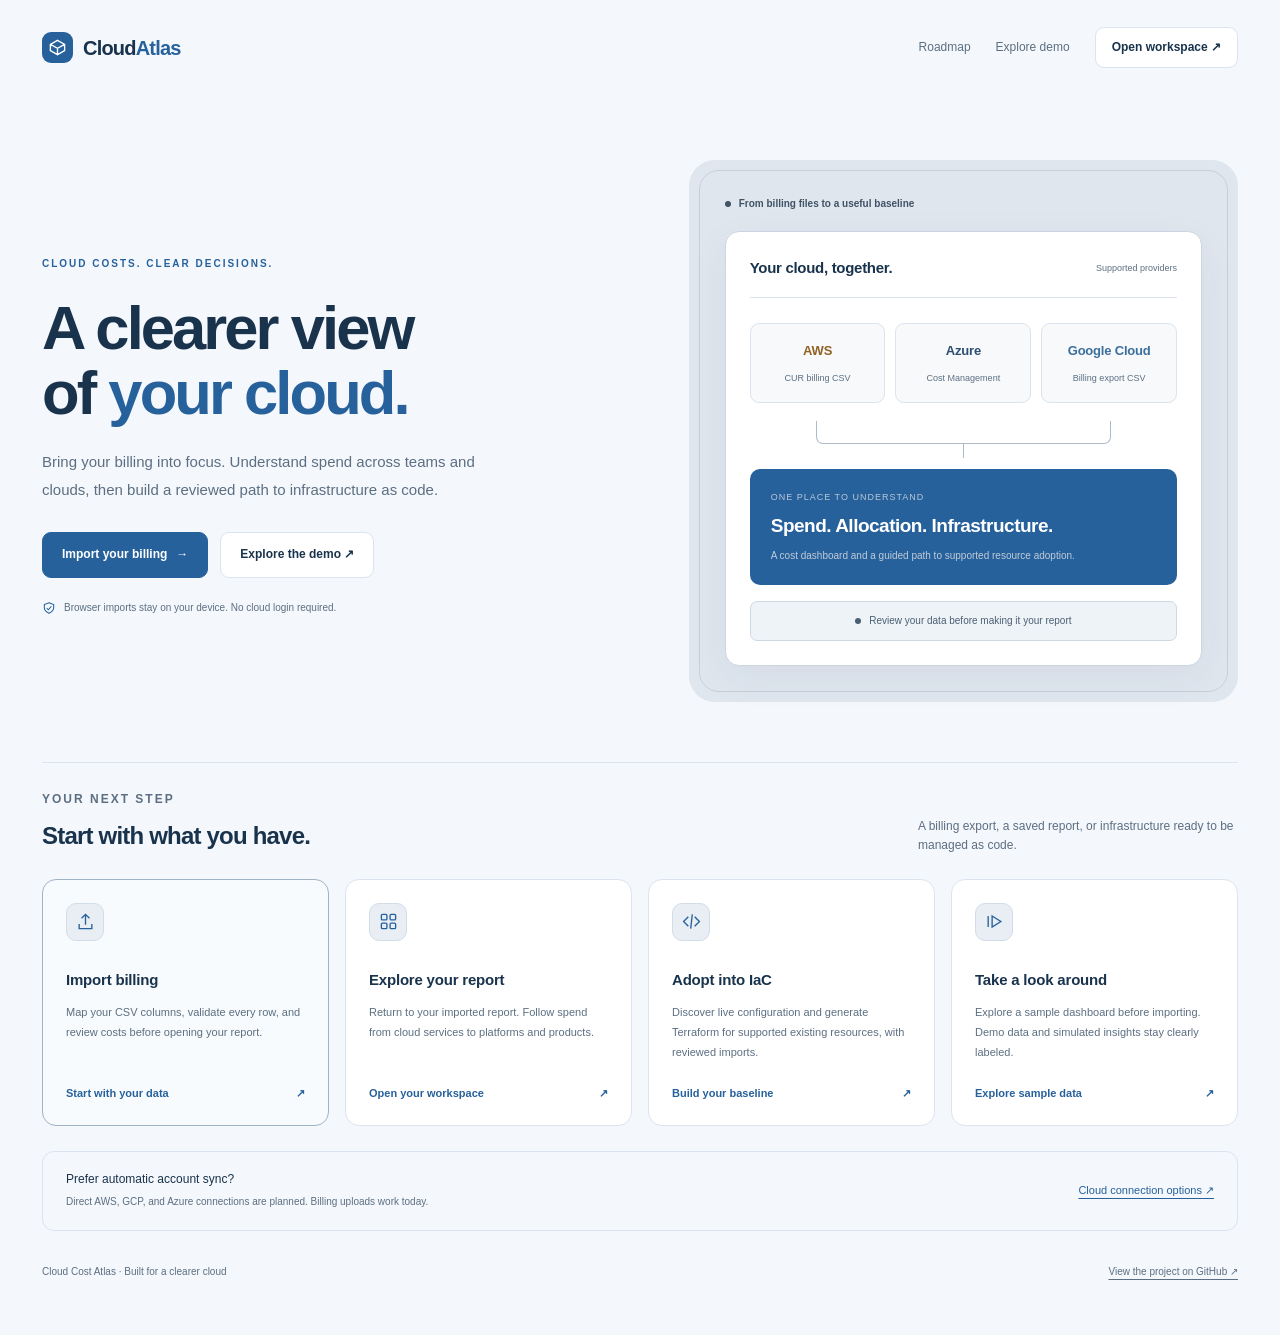
<file: index.html>
<!DOCTYPE html>
<html lang="en">
<head>
    <meta charset="UTF-8"><meta name="viewport" content="width=device-width, initial-scale=1.0"><meta name="theme-color" content="#123554">
    <meta name="description" content="Turn multi-cloud billing reports into clear cost dashboards and a reviewed path to infrastructure as code.">
    <title>Cloud Cost Atlas · A clearer view of your cloud</title>
    <link rel="stylesheet" href="atlas.css"><link rel="stylesheet" href="home.css">
    <link rel="stylesheet" href="motion.css">
</head>
<body>
    <a class="skip-link" href="#home-content">Skip to content</a>
    <header class="home-header"><a class="brand" href="index.html" aria-label="Cloud Atlas home"><span class="brand-mark" aria-hidden="true"><svg viewBox="0 0 24 24" fill="none" stroke="currentColor" stroke-width="1.7"><path d="m12 3 9 5v8l-9 5-9-5V8zM3 8l9 5 9-5M12 13v8"/></svg></span><span class="brand-wordmark">Cloud<span>Atlas</span></span></a><nav class="home-nav" aria-label="Main navigation"><a href="https://github.com/emahgerefteh11/MyProduct/blob/main/ROADMAP.md">Roadmap</a><a href="dashboard_demo.html">Explore demo</a><a class="button" href="dashboard.html">Open workspace ↗</a></nav></header>
    <main id="home-content" class="home-main" tabindex="-1">
        <section class="hero" aria-labelledby="hero-title"><div class="hero-copy"><p class="eyebrow">Cloud costs. Clear decisions.</p><h1 id="hero-title">A clearer view<br>of <em>your cloud.</em></h1><p>Bring your billing into focus. Understand spend across teams and clouds, then build a reviewed path to infrastructure as code.</p><div class="hero-actions"><a class="button primary" href="import.html">Import your billing <span aria-hidden="true">→</span></a><a class="button" href="dashboard_demo.html">Explore the demo ↗</a></div><div class="hero-assurance"><svg viewBox="0 0 24 24" fill="none" stroke="currentColor" stroke-width="1.8" aria-hidden="true"><path d="m12 3 8 3v6c0 5-8 9-8 9s-8-4-8-9V6zM8 12l3 3 5-6"/></svg>Browser imports stay on your device. No cloud login required.</div></div>
        <div class="flow-preview"><div class="flow-caption"><span class="dot" aria-hidden="true"></span>From billing files to a useful baseline</div><div class="preview-surface"><div class="preview-heading"><h2>Your cloud, together.</h2><small>Supported providers</small></div><div class="provider-list"><div class="provider-tile aws"><strong>AWS</strong><span>CUR billing CSV</span></div><div class="provider-tile azure"><strong>Azure</strong><span>Cost Management</span></div><div class="provider-tile gcp"><strong>Google Cloud</strong><span>Billing export CSV</span></div></div><div class="flow-connector" aria-hidden="true"></div><div class="preview-result"><span>One place to understand</span><strong>Spend. Allocation. Infrastructure.</strong><p>A cost dashboard and a guided path to supported resource adoption.</p></div><div class="preview-status"><span class="dot" aria-hidden="true"></span>Review your data before making it your report</div></div></div></section>
        <section aria-labelledby="journey-title"><div class="section-intro"><div><p class="eyebrow">Your next step</p><h2 id="journey-title">Start with what you have.</h2></div><p>A billing export, a saved report, or infrastructure ready to be managed as code.</p></div><div class="journey-cards">
            <a class="journey-card featured" href="import.html"><span class="journey-icon" aria-hidden="true"><svg viewBox="0 0 24 24" fill="none" stroke="currentColor" stroke-width="1.7"><path d="M12 16V3m-5 5 5-5 5 5M4 15v6h16v-6"/></svg></span><h3>Import billing</h3><p>Map your CSV columns, validate every row, and review costs before opening your report.</p><span class="journey-link">Start with your data <span aria-hidden="true">↗</span></span></a>
            <a class="journey-card" href="dashboard.html"><span class="journey-icon" aria-hidden="true"><svg viewBox="0 0 24 24" fill="none" stroke="currentColor" stroke-width="1.7"><rect x="3" y="3" width="7" height="7" rx="1.5"/><rect x="14" y="3" width="7" height="7" rx="1.5"/><rect x="3" y="14" width="7" height="7" rx="1.5"/><rect x="14" y="14" width="7" height="7" rx="1.5"/></svg></span><h3>Explore your report</h3><p>Return to your imported report. Follow spend from cloud services to platforms and products.</p><span class="journey-link">Open your workspace <span aria-hidden="true">↗</span></span></a>
            <a class="journey-card" href="adoption.html"><span class="journey-icon" aria-hidden="true"><svg viewBox="0 0 24 24" fill="none" stroke="currentColor" stroke-width="1.7"><path d="m8 6-6 6 6 6m8-12 6 6-6 6m-3-15-2 18"/></svg></span><h3>Adopt into IaC</h3><p>Discover live configuration and generate Terraform for supported existing resources, with reviewed imports.</p><span class="journey-link">Build your baseline <span aria-hidden="true">↗</span></span></a>
            <a class="journey-card" href="dashboard_demo.html"><span class="journey-icon" aria-hidden="true"><svg viewBox="0 0 24 24" fill="none" stroke="currentColor" stroke-width="1.7"><path d="m9 5 11 7-11 7z"/><path d="M4 5v14"/></svg></span><h3>Take a look around</h3><p>Explore a sample dashboard before importing. Demo data and simulated insights stay clearly labeled.</p><span class="journey-link">Explore sample data <span aria-hidden="true">↗</span></span></a>
        </div></section>
        <div class="connection-strip"><div><p>Prefer automatic account sync?</p><small>Direct AWS, GCP, and Azure connections are planned. Billing uploads work today.</small></div><a href="dashboard.html#connections">Cloud connection options ↗</a></div>
        <footer class="home-footer"><span>Cloud Cost Atlas · Built for a clearer cloud</span><a href="https://github.com/emahgerefteh11/MyProduct">View the project on GitHub ↗</a></footer>
    </main>
</body>
</html>
</file>
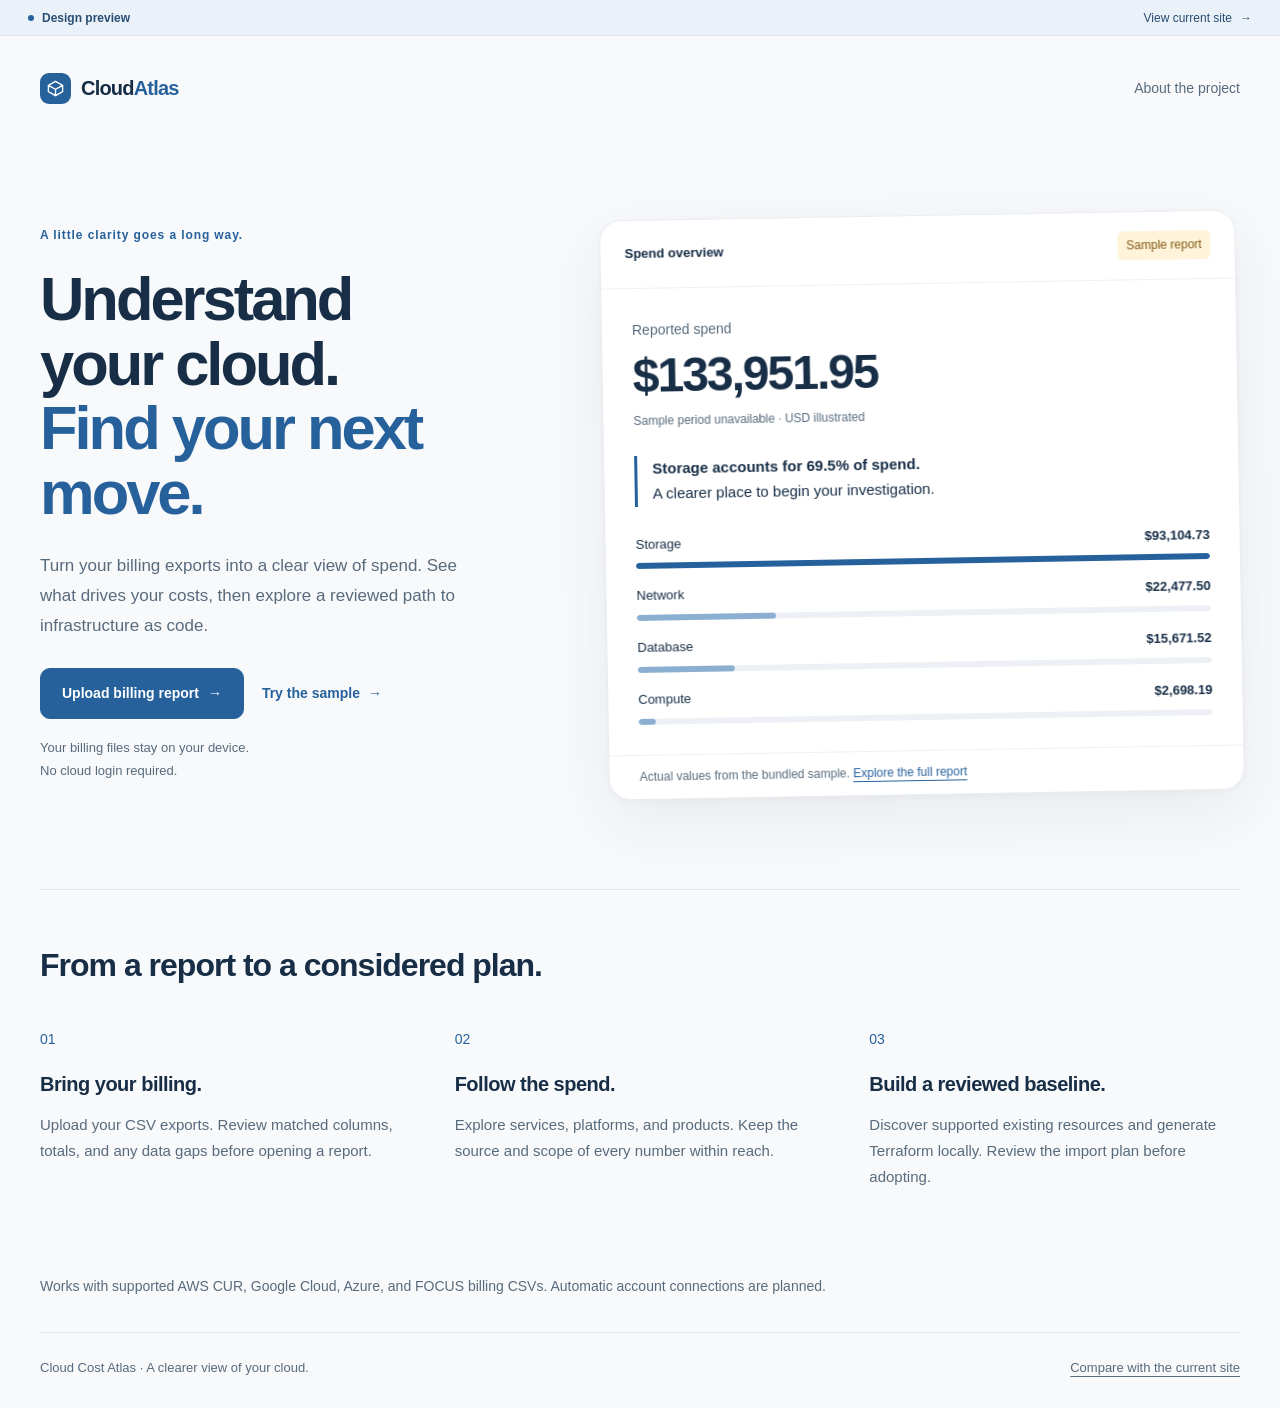
<file: preview/index.html>
<!DOCTYPE html>
<html lang="en">
<head>
    <meta charset="UTF-8"><meta name="viewport" content="width=device-width, initial-scale=1.0"><meta name="theme-color" content="#f8f9fb"><meta name="robots" content="noindex,nofollow">
    <meta name="description" content="Preview a clearer Cloud Cost Atlas. Understand cloud billing and take a reviewed path to infrastructure as code.">
    <title>Design preview · Cloud Cost Atlas</title>
    <link rel="stylesheet" href="../atlas.css"><link rel="stylesheet" href="../motion.css"><link rel="stylesheet" href="preview.css">
    <script src="report_store.js" defer></script><script src="preview.js" defer></script>
</head>
<body class="design-preview preview-home">
    <a class="skip-link" href="#home-content">Skip to content</a>
    <div class="preview-banner"><span><span class="preview-dot" aria-hidden="true"></span>Design preview</span><a href="../">View current site <span aria-hidden="true">→</span></a></div>
    <header class="home-header"><a class="brand" href="index.html" aria-label="Cloud Atlas home"><span class="brand-mark" aria-hidden="true"><svg viewBox="0 0 24 24" fill="none" stroke="currentColor" stroke-width="1.7"><path d="m12 3 9 5v8l-9 5-9-5V8zM3 8l9 5 9-5M12 13v8"/></svg></span><span class="brand-wordmark">Cloud<span>Atlas</span></span></a><nav class="home-nav" aria-label="Main navigation"><a class="project-link" href="https://github.com/emahgerefteh11/MyProduct">About the project</a><a id="return-report" href="dashboard.html?source=import" hidden>Your report <span aria-hidden="true">&nbsp;→</span></a></nav></header>
    <main id="home-content" class="home-main" tabindex="-1">
        <section class="hero" aria-labelledby="hero-title">
            <div class="hero-copy"><p class="eyebrow">A little clarity goes a long way.</p><h1 id="hero-title">Understand<br>your cloud.<br><em>Find your next move.</em></h1><p>Turn your billing exports into a clear view of spend. See what drives your costs, then explore a reviewed path to infrastructure as code.</p><div class="hero-actions"><a class="button primary" href="import.html">Upload billing report <span aria-hidden="true">→</span></a><a class="text-link" href="dashboard_demo.html">Try the sample <span aria-hidden="true">→</span></a></div><p class="hero-assurance">Your billing files stay on your device.<br>No cloud login required.</p></div>
            <figure class="report-preview" aria-label="A preview of the actual sample billing report">
                <div class="report-preview-top"><strong>Spend overview</strong><span class="sample-label">Sample report</span></div>
                <div class="report-preview-main"><p>Reported spend</p><strong class="preview-sample-total">$133,951.95</strong><p class="preview-sample-period">Sample period unavailable · USD illustrated</p><div class="sample-insight"><strong>Storage accounts for 69.5% of spend.</strong><br>A clearer place to begin your investigation.</div><div class="sample-bars" aria-label="Reported sample service costs">
                    <div class="sample-bar-row"><div><span>Storage</span><strong>$93,104.73</strong></div><div class="sample-bar-track" aria-hidden="true"><span style="width:100%"></span></div></div>
                    <div class="sample-bar-row"><div><span>Network</span><strong>$22,477.50</strong></div><div class="sample-bar-track" aria-hidden="true"><span style="width:24.14%"></span></div></div>
                    <div class="sample-bar-row"><div><span>Database</span><strong>$15,671.52</strong></div><div class="sample-bar-track" aria-hidden="true"><span style="width:16.83%"></span></div></div>
                    <div class="sample-bar-row"><div><span>Compute</span><strong>$2,698.19</strong></div><div class="sample-bar-track" aria-hidden="true"><span style="width:2.9%"></span></div></div>
                </div></div><figcaption>Actual values from the bundled sample. <a href="dashboard_demo.html">Explore the full report</a></figcaption>
            </figure>
        </section>
        <section class="journey" aria-labelledby="journey-title"><h2 id="journey-title">From a report to a considered plan.</h2><div class="journey-steps">
            <div><span class="journey-step-number">01</span><h3>Bring your billing.</h3><p>Upload your CSV exports. Review matched columns, totals, and any data gaps before opening a report.</p></div>
            <div><span class="journey-step-number">02</span><h3>Follow the spend.</h3><p>Explore services, platforms, and products. Keep the source and scope of every number within reach.</p></div>
            <div><span class="journey-step-number">03</span><h3>Build a reviewed baseline.</h3><p>Discover supported existing resources and generate Terraform locally. Review the import plan before adopting.</p></div>
        </div></section>
        <p class="provider-note">Works with supported AWS CUR, Google Cloud, Azure, and FOCUS billing CSVs. Automatic account connections are planned.</p>
        <footer class="home-footer"><span>Cloud Cost Atlas · A clearer view of your cloud.</span><a href="../">Compare with the current site</a></footer>
    </main>
</body>
</html>
</file>
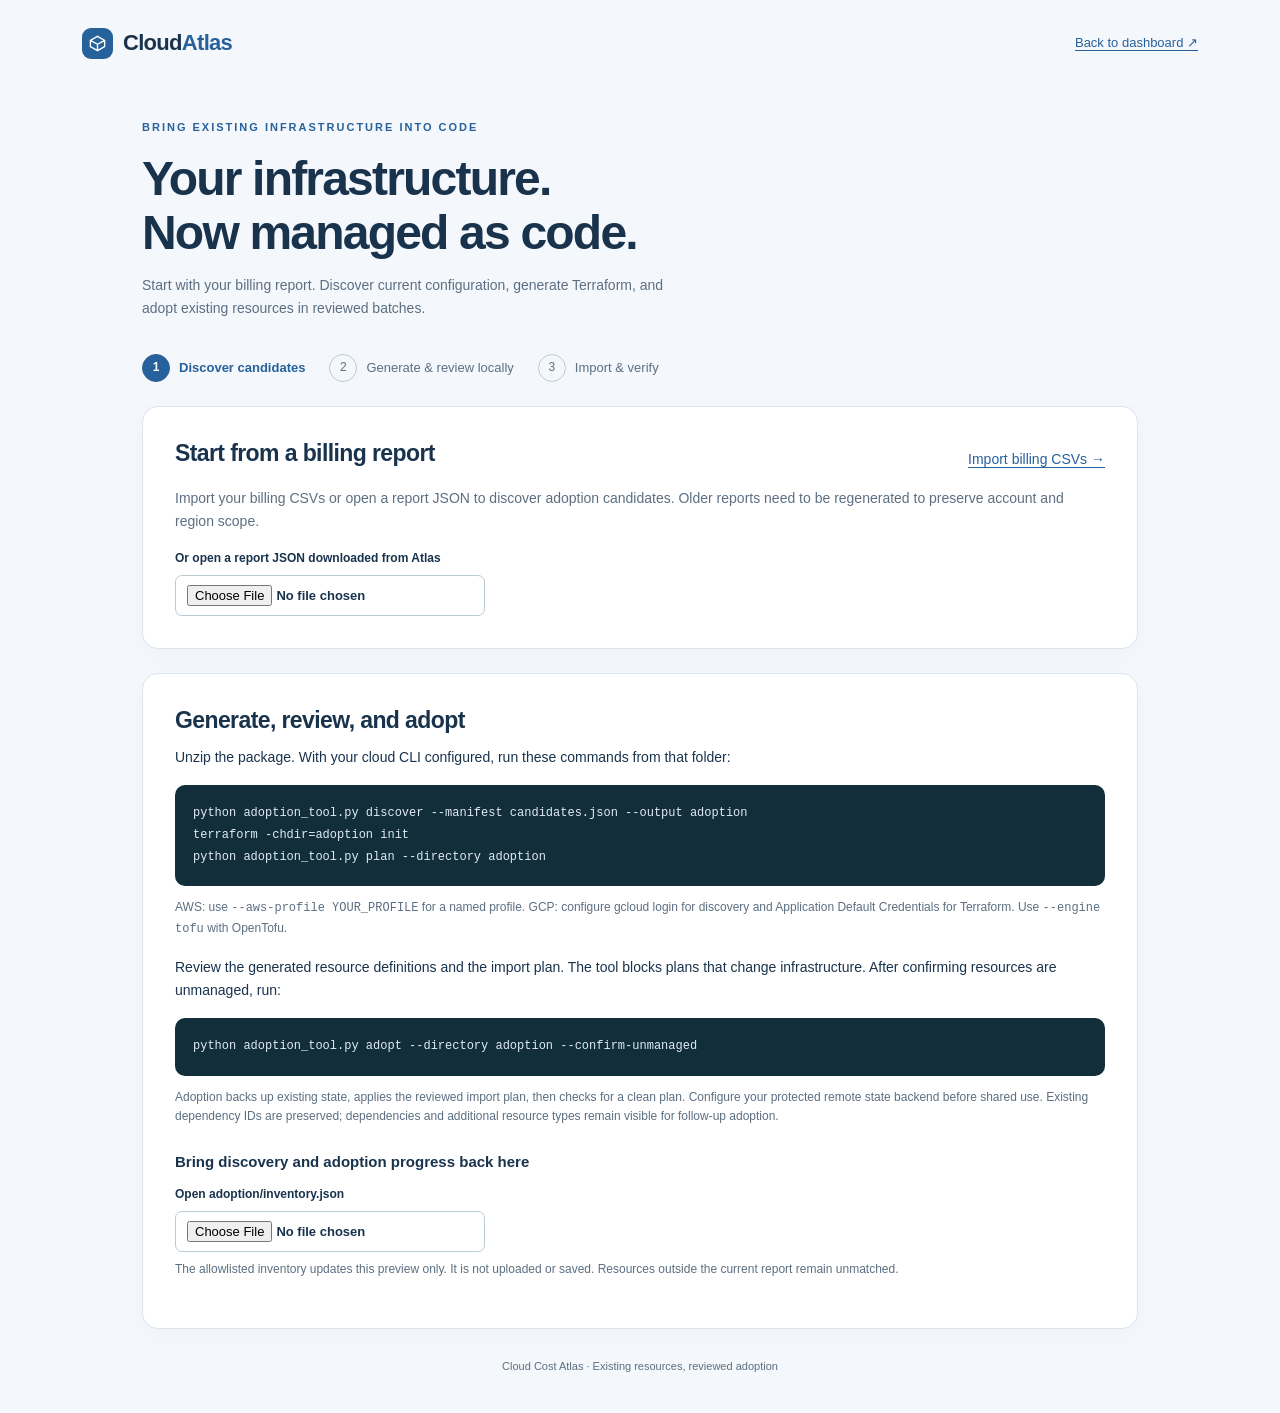
<file: adoption.html>
<!DOCTYPE html>
<html lang="en">
<head>
    <meta charset="UTF-8"><meta name="viewport" content="width=device-width, initial-scale=1.0"><meta name="referrer" content="no-referrer">
    <title>Adopt infrastructure · Cloud Cost Atlas</title>
    <link rel="stylesheet" href="atlas.css"><link rel="stylesheet" href="import.css"><link rel="stylesheet" href="adoption.css">
    <link rel="stylesheet" href="motion.css">
    <script src="report_store.js" defer></script><script src="adoption.js" defer></script><script src="adoption_ui.js" defer></script>
</head>
<body>
    <a class="skip-link" href="#flow-content">Skip to adoption</a>
    <header class="site-header"><a class="brand" href="index.html" aria-label="Cloud Atlas home"><span class="brand-mark" aria-hidden="true"><svg viewBox="0 0 24 24" fill="none" stroke="currentColor" stroke-width="1.7"><path d="m12 3 9 5v8l-9 5-9-5V8zM3 8l9 5 9-5M12 13v8"/></svg></span><span class="brand-wordmark">Cloud<span>Atlas</span></span></a><a href="dashboard.html">Back to dashboard ↗</a></header>
    <main id="flow-content" tabindex="-1">
        <div class="intro"><p class="eyebrow">BRING EXISTING INFRASTRUCTURE INTO CODE</p><h1>Your infrastructure.<br>Now managed as code.</h1><p>Start with your billing report. Discover current configuration, generate Terraform, and adopt existing resources in reviewed batches.</p></div>
        <ol class="steps" aria-label="Adoption workflow"><li aria-current="step"><span>1</span> Discover candidates</li><li><span>2</span> Generate &amp; review locally</li><li><span>3</span> Import &amp; verify</li></ol>
        <div id="status" class="status" role="status" aria-live="polite" hidden></div><div id="error" class="error" role="alert" tabindex="-1" hidden></div>
        <section class="panel" aria-labelledby="report-title">
            <div class="section-heading"><h2 id="report-title">Start from a billing report</h2><a href="import.html">Import billing CSVs →</a></div>
            <p id="report-summary" class="muted">Loading your saved report…</p>
            <label class="field compact" for="report-file">Or open a report JSON downloaded from Atlas<input id="report-file" type="file" accept=".json,application/json"></label>
            <div id="workspace" hidden>
                <div id="metrics" class="metrics"></div>
                <p id="coverage-note" class="muted small"></p>
                <details id="scope-options"><summary>Fill missing AWS scope</summary><p class="muted small">Only fills blank account/region values. Existing values and ARN scope are preserved. Use the resource's usage account, which may differ from the payer.</p><div class="mapping-grid"><label class="field" for="aws-account">AWS usage account ID<input id="aws-account" placeholder="123456789012" maxlength="12" autocomplete="off"></label><label class="field" for="aws-region">AWS region code<input id="aws-region" placeholder="us-east-1" maxlength="40" autocomplete="off"></label><button id="apply-scope" class="secondary">Update candidates</button></div></details>
                <div class="section-heading candidate-heading"><h3>Choose an adoption batch</h3><label class="field compact" for="resource-filter">Show<select id="resource-filter"><option value="all">All resources</option><option value="candidate">Ready for discovery</option><option value="unresolved">Needs information / unsupported</option></select></label></div>
                <p class="muted small">Initial support: AWS EC2 instances and EBS volumes; GCP compute instances and zonal persistent disks. Billing confirms a charge, not that the resource still exists or is unmanaged.</p>
                <div class="batch-toolbar"><button id="select-ready" class="secondary">Select up to 200 ready</button><button id="clear-selection" class="secondary">Clear selection</button><span id="selection-summary" role="status"></span></div>
                <div class="table-scroll inventory-table"><table><thead><tr><th>Select</th><th>Resource / scope</th><th>Type / evidence</th><th>Reported cost</th><th>Next step</th></tr></thead><tbody id="resource-rows"></tbody></table></div>
                <p id="table-limit" class="muted small"></p>
                <div class="privacy"><strong>Configuration comes from your cloud account.</strong>The package runs locally with your AWS CLI or gcloud login. Terraform/OpenTofu generates resource definitions from the live provider. Cloud credentials, raw state, and plans stay in your environment.</div>
                <div class="actions"><span class="muted small">One package · Up to 200 resources · Python 3.10+</span><button id="download-package" class="primary" disabled>Download adoption package ↓</button></div>
            </div>
        </section>
        <section class="panel followup" aria-labelledby="generate-title"><h2 id="generate-title">Generate, review, and adopt</h2><p>Unzip the package. With your cloud CLI configured, run these commands from that folder:</p><pre><code>python adoption_tool.py discover --manifest candidates.json --output adoption
terraform -chdir=adoption init
python adoption_tool.py plan --directory adoption</code></pre><p class="muted small">AWS: use <code>--aws-profile YOUR_PROFILE</code> for a named profile. GCP: configure gcloud login for discovery and Application Default Credentials for Terraform. Use <code>--engine tofu</code> with OpenTofu.</p><p>Review the generated resource definitions and the import plan. The tool blocks plans that change infrastructure. After confirming resources are unmanaged, run:</p><pre><code>python adoption_tool.py adopt --directory adoption --confirm-unmanaged</code></pre><p class="muted small">Adoption backs up existing state, applies the reviewed import plan, then checks for a clean plan. Configure your protected remote state backend before shared use. Existing dependency IDs are preserved; dependencies and additional resource types remain visible for follow-up adoption.</p>
            <h3>Bring discovery and adoption progress back here</h3><label class="field compact" for="inventory-file">Open adoption/inventory.json<input id="inventory-file" type="file" accept=".json,application/json"></label><p id="inventory-summary" class="muted small" aria-live="polite">The allowlisted inventory updates this preview only. It is not uploaded or saved. Resources outside the current report remain unmatched.</p>
        </section>
        <noscript><p class="error">Enable JavaScript to preview resources and prepare adoption packages.</p></noscript><footer>Cloud Cost Atlas · Existing resources, reviewed adoption</footer>
    </main>
</body>
</html>
</file>
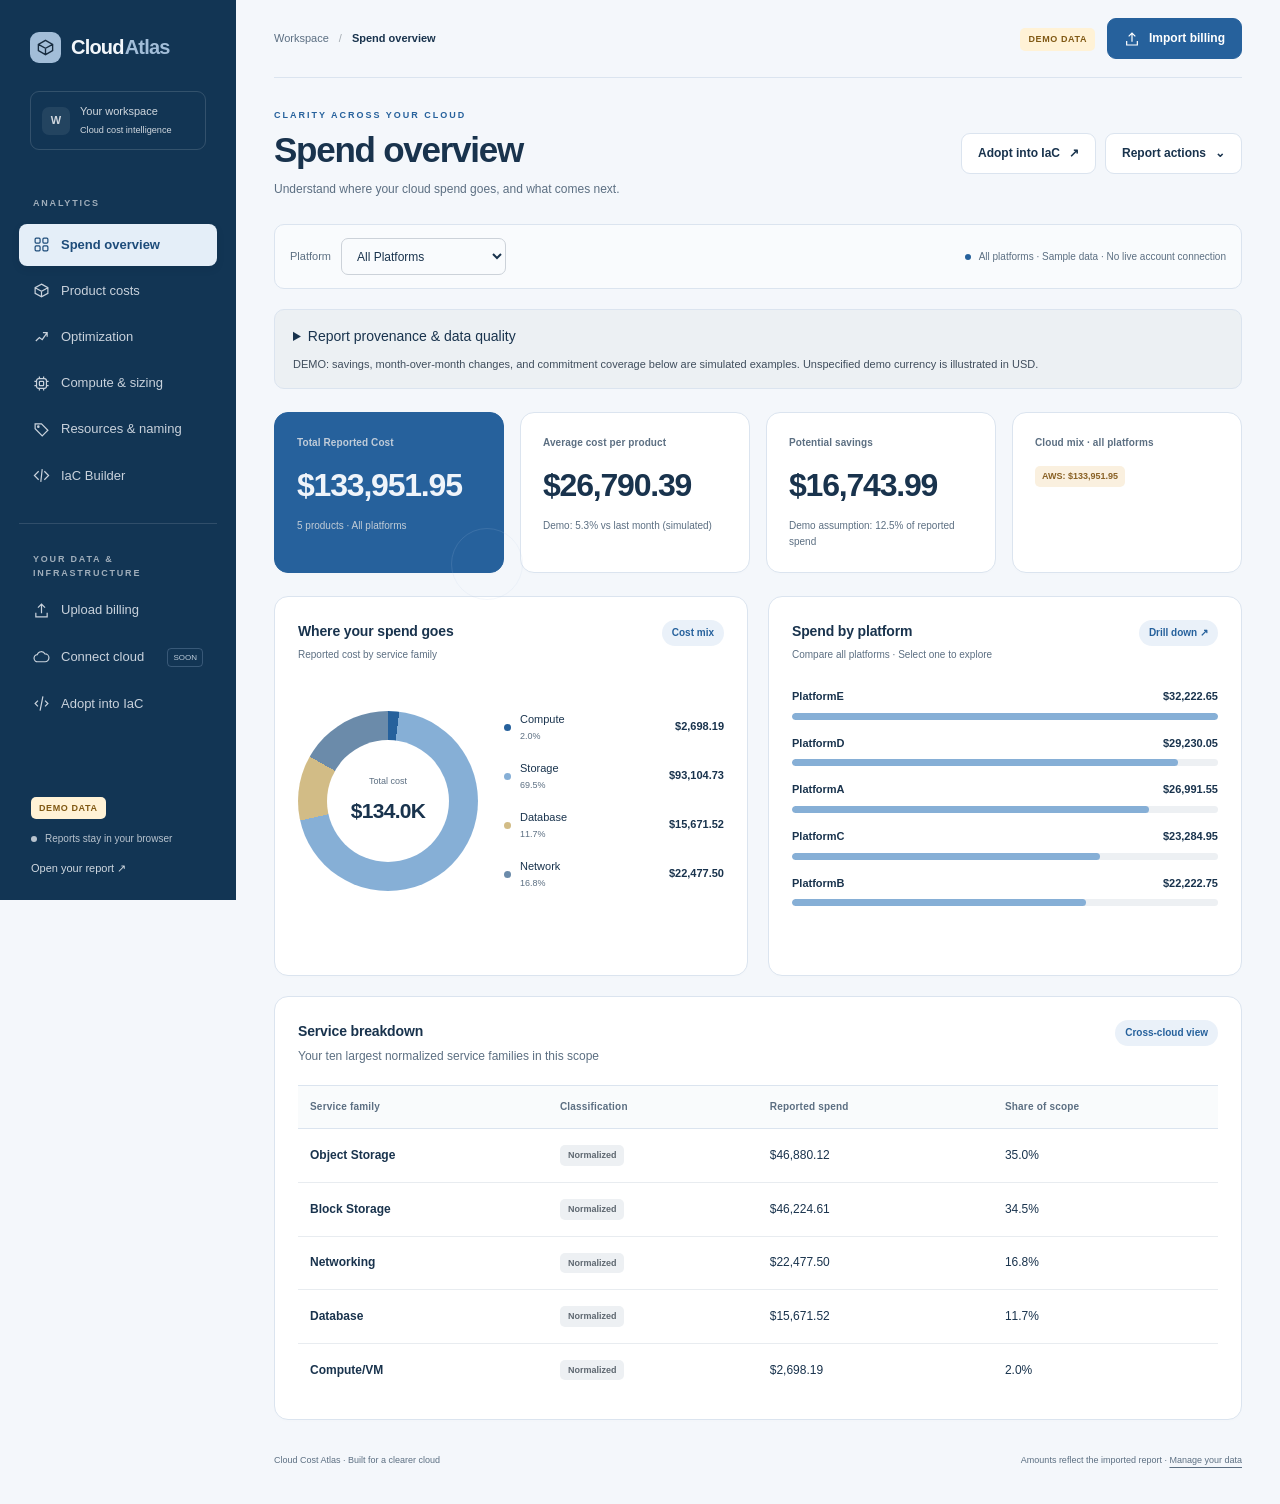
<file: dashboard.html>
<!DOCTYPE html>
<html lang="en">
<head>
    <meta charset="UTF-8">
    <meta name="viewport" content="width=device-width, initial-scale=1.0">
    <meta name="referrer" content="no-referrer">
    <meta name="theme-color" content="#123554">
    <title>Workspace · Cloud Cost Atlas</title>
    <link rel="stylesheet" href="atlas.css">
    <link rel="stylesheet" href="dashboard.css">
    <link rel="stylesheet" href="motion.css">
    <script src="report_store.js"></script>
    <script src="billing_format.js"></script>
    <script src="dashboard_ui.js" defer></script>
</head>
<body>
<a class="skip-link" href="#main-content">Skip to dashboard</a>
<aside id="workspace-sidebar" aria-label="Workspace navigation">
    <a class="logo" href="index.html" aria-label="Cloud Atlas home"><span class="brand-mark" aria-hidden="true"><svg viewBox="0 0 24 24" fill="none" stroke="currentColor" stroke-width="1.7"><path d="m12 3 9 5v8l-9 5-9-5V8zM3 8l9 5 9-5M12 13v8"/></svg></span>Cloud<span>Atlas</span></a>
    <button id="nav-close" class="icon-button" aria-label="Close navigation"><svg viewBox="0 0 24 24" fill="none" stroke="currentColor" stroke-width="1.8"><path d="m6 6 12 12M6 18 18 6"/></svg></button>
    <div class="workspace-label"><span class="workspace-avatar" aria-hidden="true">W</span><span>Your workspace<br><small>Cloud cost intelligence</small></span></div>
    <p class="nav-heading">Analytics</p>
    <nav id="workspace-nav" aria-label="Dashboard views">
        <a class="active" href="#overview" data-view="overview" aria-current="page"><svg viewBox="0 0 24 24" fill="none" stroke="currentColor"><rect x="3" y="3" width="7" height="7" rx="1.5"/><rect x="14" y="3" width="7" height="7" rx="1.5"/><rect x="3" y="14" width="7" height="7" rx="1.5"/><rect x="14" y="14" width="7" height="7" rx="1.5"/></svg>Spend overview</a>
        <a href="#products" data-view="products"><svg viewBox="0 0 24 24" fill="none" stroke="currentColor"><path d="m12 3 9 5v8l-9 5-9-5V8zM3 8l9 5 9-5M12 13v8"/></svg>Product costs</a>
        <a href="#finops" data-view="finops"><svg viewBox="0 0 24 24" fill="none" stroke="currentColor"><path d="m4 17 5-5 4 3 7-10M14 5h6v6"/></svg>Optimization</a>
        <a href="#compute" data-view="compute"><svg viewBox="0 0 24 24" fill="none" stroke="currentColor"><rect x="5" y="5" width="14" height="14" rx="3"/><rect x="9" y="9" width="6" height="6" rx="1"/><path d="M9 2v3m6-3v3M9 19v3m6-3v3M2 9h3m-3 6h3m14-6h3m-3 6h3"/></svg>Compute &amp; sizing</a>
        <a href="#naming" data-view="naming"><svg viewBox="0 0 24 24" fill="none" stroke="currentColor"><path d="M3 4h9l9 9-8 8-10-10z"/><circle cx="7.5" cy="8" r="1"/></svg>Resources &amp; naming</a>
        <a href="#iac" data-view="iac"><svg viewBox="0 0 24 24" fill="none" stroke="currentColor"><path d="m8 6-6 6 6 6m8-12 6 6-6 6m-3-15-2 18"/></svg>IaC Builder</a>
    </nav>
    <div class="sidebar-actions"><p class="nav-heading">Your data &amp; infrastructure</p>
        <a href="import.html"><svg viewBox="0 0 24 24" fill="none" stroke="currentColor"><path d="M12 16V3m-5 5 5-5 5 5M4 15v6h16v-6"/></svg>Upload billing</a>
        <button type="button" data-open-cloud><svg viewBox="0 0 24 24" fill="none" stroke="currentColor"><path d="M7 18a5 5 0 0 1-1-10 6 6 0 0 1 11-1 5 5 0 0 1 0 11z"/></svg>Connect cloud <span class="coming">SOON</span></button>
        <a href="adoption.html"><svg viewBox="0 0 24 24" fill="none" stroke="currentColor"><path d="m7 8-4 4 4 4m10-8 4 4-4 4m-3-14-4 20"/></svg>Adopt into IaC</a>
    </div>
    <div class="sidebar-bottom"><div id="mode-badge-sidebar"></div><p class="workspace-note"><span class="dot" aria-hidden="true"></span>Reports stay in your browser</p><div id="sidebar-switch-link"></div></div>
</aside>
<button id="nav-backdrop" tabindex="-1" aria-label="Close navigation" hidden></button>
<main id="main-content" tabindex="-1" aria-busy="true">
    <div class="workspace-bar">
        <button id="nav-toggle" class="icon-button" aria-label="Open navigation" aria-expanded="false" aria-controls="workspace-sidebar"><svg viewBox="0 0 24 24" fill="none" stroke="currentColor" stroke-width="1.8"><path d="M4 6h16M4 12h16M4 18h16"/></svg></button>
        <div class="breadcrumb"><a href="index.html">Workspace</a><span class="separator" aria-hidden="true">/</span><strong id="view-breadcrumb">Spend overview</strong></div>
        <div class="top-actions"><span id="mode-badge-header"></span><a class="button primary" href="import.html"><svg viewBox="0 0 24 24" fill="none" stroke="currentColor" stroke-width="1.8"><path d="M12 16V3m-5 5 5-5 5 5M4 15v6h16v-6"/></svg>Import billing</a></div>
    </div>
    <header class="page-heading"><div><p class="eyebrow">Clarity across your cloud</p><h1 id="page-title" tabindex="-1">Spend overview</h1><p id="page-description" class="page-description">Understand where your cloud spend goes, and what comes next.</p></div>
        <div class="page-actions"><a class="button" href="adoption.html">Adopt into IaC <span aria-hidden="true">↗</span></a><details class="report-actions"><summary class="button">Report actions <span aria-hidden="true">⌄</span></summary><div class="actions-menu"><button id="download-imported-report" onclick="downloadImportedReport()" hidden>Download report JSON</button><a href="import.html">Import a new report</a><button type="button" data-open-cloud>Cloud connection options</button><button id="clear-imported-report" onclick="clearImportedReport()" hidden>Clear imported report</button></div></details></div>
    </header>
    <div id="loading-state" class="loading-panel" role="status"><p>Preparing your workspace…</p><div class="skeleton-grid" aria-hidden="true"><div class="skeleton"></div><div class="skeleton"></div><div class="skeleton"></div><div class="skeleton"></div></div></div>
    <div id="report-content" hidden>
        <div class="filter-bar"><label class="filter-control" for="global-platform-filter"><span>Platform</span><select id="global-platform-filter" onchange="applyFilters()"><option value="all">All Platforms</option></select></label><div id="scope-summary" class="scope-status" aria-live="polite"><span class="dot" aria-hidden="true"></span>All platforms · Reported billing period</div></div>
        <div class="quality-panel"><details><summary>Report provenance &amp; data quality</summary><p id="report-provenance" class="subtitle"></p><p id="report-quality" class="subtitle"></p><ul id="report-warnings"></ul><p id="last-updated" class="subtitle">Loading analysis results…</p></details><p id="evidence-notice" class="subtitle"></p><p id="chart-status" class="subtitle" hidden></p><p id="import-status" class="subtitle" hidden></p></div>
        <section id="tab-overview" class="view-section" aria-label="Spend overview">
            <div class="kpi-grid">
                <div class="card"><div class="kpi-label" id="kpi-total-label">Total Reported Cost</div><div class="kpi-value" id="kpi-total">—</div><div class="kpi-sub" id="kpi-providers-count">Aggregated multi-cloud spend</div></div>
                <div class="card"><div class="kpi-label">Average cost per product</div><div class="kpi-value" id="kpi-unit-cost">—</div><div class="kpi-sub" id="kpi-mom-growth">Period comparison unavailable</div></div>
                <div class="card"><div class="kpi-label">Potential savings</div><div class="kpi-value" id="kpi-wasted">—</div><div class="kpi-sub" id="kpi-wasted-note">Requires verified optimization evidence</div></div>
                <div class="card"><div class="kpi-label">Cloud mix · all platforms</div><div class="kpi-sub" id="kpi-mix"></div></div>
            </div>
            <div class="section-grid">
                <div class="card"><div class="card-heading"><div><h3>Where your spend goes</h3><p class="subtitle">Reported cost by service family</p></div><span class="pill">Cost mix</span></div><div class="chart-container" id="chart-tco" aria-label="Cost by service family"></div></div>
                <div class="card"><div class="card-heading"><div><h3>Spend by platform</h3><p class="subtitle">Compare all platforms · Select one to explore</p></div><span class="pill">Drill down ↗</span></div><div class="chart-container" id="chart-platform" aria-label="Reported platform costs"></div></div>
                <div class="card full-width"><div class="flex-between"><div><h3>Service breakdown</h3><p class="subtitle" id="service-breakdown-note">Your ten largest normalized service families in this scope</p></div><span class="pill">Cross-cloud view</span></div><div class="table-container" role="region" aria-label="Service cost breakdown" tabindex="0"><table id="table-services"><thead><tr><th scope="col">Service family</th><th scope="col">Classification</th><th scope="col">Reported spend</th><th scope="col">Share of scope</th></tr></thead><tbody></tbody></table></div></div>
            </div>
        </section>
        <section id="tab-products" class="view-section hidden" aria-label="Product costs">
            <div class="card"><div class="flex-between"><div><h3>Product cost breakdown</h3><p class="subtitle">Explore products, environments, and service dependencies.</p></div><div class="table-tools"><label class="search-field" for="product-search"><span class="sr-only">Search products, platforms or environments</span><svg viewBox="0 0 24 24" fill="none" stroke="currentColor" stroke-width="1.8" aria-hidden="true"><circle cx="10" cy="10" r="6"/><path d="m15 15 5 5"/></svg><input type="search" id="product-search" placeholder="Search products…" oninput="filterProductTable()"></label><label for="product-sort" class="sr-only">Sort products</label><select id="product-sort" onchange="filterProductTable()"><option value="cost-desc">Highest spend</option><option value="cost-asc">Lowest spend</option><option value="name">Name A–Z</option></select></div></div>
                <div class="table-container" role="region" aria-label="Product cost breakdown" tabindex="0"><table id="table-products"><thead><tr><th scope="col">Product</th><th scope="col">Platform</th><th scope="col">Environments</th><th scope="col">Reported spend</th><th scope="col">Evidence</th></tr></thead><tbody></tbody></table></div><div id="product-count" class="table-count" role="status"></div>
            </div>
        </section>
        <section id="tab-finops" class="view-section hidden" aria-label="Optimization">
            <div class="kpi-grid"><div class="card"><div class="kpi-label">Estimated potential savings</div><div class="kpi-value" id="finops-total-savings">—</div><div class="kpi-sub" id="finops-evidence">Requires resource and utilization evidence</div></div><div class="card"><div class="kpi-label">Critical opportunities</div><div class="kpi-value" id="finops-critical-count">—</div><div class="kpi-sub">Requires verified findings</div></div></div>
            <div class="section-grid"><div class="card full-width"><div class="flex-between"><div><h3>Optimization opportunities</h3><p class="subtitle" id="recommendation-subtitle">Only evidence-backed findings should inform infrastructure changes</p></div><div class="table-tools" role="group" aria-label="Recommendation category"><button class="button" data-category="all" aria-pressed="true" onclick="filterFinops('all')">All</button><button class="button" data-category="compute" aria-pressed="false" onclick="filterFinops('compute')">Compute</button><button class="button" data-category="storage" aria-pressed="false" onclick="filterFinops('storage')">Storage</button></div></div><div class="table-container" role="region" aria-label="Optimization opportunities" tabindex="0"><table id="table-recommendations"><thead><tr><th scope="col">Opportunity</th><th scope="col">Product</th><th scope="col">Resource</th><th scope="col">Est. savings / month</th><th scope="col">Explore</th></tr></thead><tbody></tbody></table></div></div>
                <div class="card full-width"><h3>Commitment coverage</h3><p class="subtitle" id="coverage-subtitle">Requires commitment purchase and covered-usage records</p><div class="table-container" role="region" aria-label="Commitment coverage" tabindex="0"><table id="table-ri-coverage"><thead><tr><th scope="col">Instance SKU</th><th scope="col">Run hours</th><th scope="col">Covered hours</th><th scope="col">Coverage</th><th scope="col">Recommendation</th></tr></thead><tbody></tbody></table></div></div>
            </div>
        </section>
        <section id="tab-compute" class="view-section hidden" aria-label="Compute and sizing"><div class="section-grid"><div class="card full-width"><h3>Compute footprint</h3><p class="subtitle" id="compute-scope">Aggregated instance run-hours and sizing across AWS, Azure, and GCP</p><div class="chart-container" id="chart-skus" aria-label="Instance run hours"></div></div><div class="card full-width"><h3>Instance inventory</h3><p class="subtitle">Sizing evidence from supported billing SKUs</p><div class="table-container" role="region" aria-label="Compute inventory" tabindex="0"><table id="table-compute-skus"><thead><tr><th scope="col">Instance SKU</th><th scope="col">vCPU</th><th scope="col">RAM (GiB)</th><th scope="col">Instance count</th><th scope="col">Run hours</th></tr></thead><tbody></tbody></table></div></div></div></section>
        <section id="tab-naming" class="view-section hidden" aria-label="Resources and naming"><div class="card naming-schema"><h3>Naming convention</h3><p class="subtitle" id="naming-meta">—</p><div id="naming-pattern"></div></div><div class="card"><h3 id="resource-title">Discovered resource types</h3><p class="subtitle" id="resource-description">Resource tokens parsed from naming patterns and infrastructure IDs</p><div class="table-container" role="region" aria-label="Resource names and types" tabindex="0"><table id="table-naming-resources"><thead><tr><th scope="col" id="resource-column">Resource type / token</th><th scope="col">Matched rows</th><th scope="col">Reported spend</th><th scope="col">Share of report</th></tr></thead><tbody></tbody></table></div></div></section>
        <section id="tab-iac" class="view-section hidden" aria-label="Infrastructure as code"><div class="adoption-callout"><div><h3>Bring existing infrastructure into code</h3><p>Discover live configuration and adopt supported resources through reviewed Terraform imports.</p></div><a class="button primary" href="adoption.html">Open adoption workflow ↗</a></div><div class="section-grid builder-grid">
            <div class="card"><h3>Create a starter template</h3><p class="subtitle">For new infrastructure. Billing-based defaults and topology require review before deployment.</p><div class="builder-fields"><div><label for="iac-product">Product / workload</label><select id="iac-product" onchange="updateIacPreview()"></select></div><div class="builder-pair"><div><label for="iac-framework">Framework</label><select id="iac-framework" onchange="updateIacPreview()"><option value="terraform">Terraform</option><option value="cloudformation">CloudFormation</option><option value="bicep">Azure Bicep</option></select></div><div><label for="iac-env">Environment</label><select id="iac-env" onchange="updateIacPreview()"><option value="dev">Development</option><option value="staging">Staging</option><option value="prod">Production</option></select></div></div><div><label for="iac-sku">Instance SKU override</label><input type="text" id="iac-sku" oninput="updateIacPreview()" placeholder="e.g. t3.medium · Optional"></div><div><button id="iac-download" class="button primary" onclick="downloadIac()">Download main.tf</button><p class="subtitle" id="iac-status" role="status"></p></div></div></div>
            <div class="card"><div class="flex-between"><div><h3>Code preview</h3><div id="iac-pattern-badge" style="display:none"></div></div><button id="iac-copy" class="button" onclick="copyIacToClipboard()">Copy code</button></div><div class="code-pane"><pre id="iac-preview" tabindex="0">Select a product to preview code…</pre></div></div>
        </div></section>
        <footer class="workspace-footer"><span>Cloud Cost Atlas · Built for a clearer cloud</span><span>Amounts reflect the imported report · <a href="import.html">Manage your data</a></span></footer>
    </div>
    <noscript><div class="no-data-screen"><h2>Enable JavaScript to view your report</h2><p>The dashboard processes your report locally in this browser.</p></div></noscript>
</main>
<dialog id="cloud-dialog" aria-labelledby="cloud-dialog-title"><div class="dialog-content"><div class="dialog-top"><div><p class="eyebrow">Bring your cloud together</p><h2 id="cloud-dialog-title">Cloud connections</h2></div><button class="icon-button" data-close-dialog aria-label="Close cloud connections">×</button></div><p class="muted">Automatic account connections are planned. Today, upload your cloud's billing export to generate a report.</p><div class="connection-options"><div class="connection-option"><span class="provider-icon">AWS</span><div><strong>Amazon Web Services</strong><p>Upload a supported CUR billing CSV</p></div><span class="pill">Auto-sync planned</span></div><div class="connection-option"><span class="provider-icon">GCP</span><div><strong>Google Cloud</strong><p>Upload a supported Cloud Billing CSV</p></div><span class="pill">Auto-sync planned</span></div><div class="connection-option"><span class="provider-icon">AZ</span><div><strong>Microsoft Azure</strong><p>Upload a Cost Management CSV</p></div><span class="pill">Auto-sync planned</span></div></div><p class="dialog-notice">No account is connected through this page. Cloud credentials are not requested or stored here.</p><div class="dialog-actions"><a class="button primary" href="import.html">Upload a billing report →</a><a class="button" href="https://github.com/emahgerefteh11/MyProduct/blob/main/ROADMAP.md#billing-reports-and-direct-cloud-connections">View connection roadmap</a></div></div></dialog>
<dialog id="product-dialog" aria-labelledby="product-dialog-title"><div class="dialog-content"><div class="dialog-top"><div><p class="eyebrow">Product details</p><h2 id="product-dialog-title"></h2><p id="product-dialog-platform" class="muted"></p></div><button class="icon-button" data-close-dialog aria-label="Close product details">×</button></div><div id="product-dialog-metrics" class="product-summary"></div><h3>Reported service costs</h3><div id="product-dialog-services" class="rank-list"></div><p id="product-dialog-evidence" class="dialog-notice"></p><div class="dialog-actions"><a class="button primary" href="adoption.html">Explore IaC adoption ↗</a><button class="button" data-close-dialog>Back to products</button></div></div></dialog>

<script>
    let reportData = null;
    const escapeHtml = value => String(value ?? '').replace(/[&<>"']/g, ch => ({'&':'&amp;', '<':'&lt;', '>':'&gt;', '"':'&quot;', "'":'&#39;'}[ch]));
    let isDemoMode = false;

    const fmtCurrency = (n) => {
        const currency = reportData?.analysis?.currency || (isDemoMode ? 'USD' : null);
        const options = currency ? { style: 'currency', currency } : { minimumFractionDigits: 2, maximumFractionDigits: 2 };
        return new Intl.NumberFormat('en-US', options).format(n);
    };
    const fmtPct = (n) => `${n.toFixed(1)}%`;

    async function init() {
        try {
            // Demo mode: embeddedReportData injected by generate_dashboard.py
            if (typeof embeddedReportData !== 'undefined') {
                reportData = embeddedReportData;
                setMode('demo');
                populateFilters();
                renderDashboard('all');
                return;
            }

            // An explicitly accepted browser import takes precedence over the bundled report.
            const importRequested = (window.location?.search || '').includes('source=import');
            if (typeof ReportStore !== 'undefined') {
                let imported;
                try { imported = await ReportStore.get(); }
                catch (error) {
                    if (importRequested) throw error;
                    const notice = document.getElementById('import-status');
                    notice.hidden = false;
                    notice.textContent = 'Browser report storage is unavailable. Showing the site report; enable site storage to open a saved import.';
                }
                if (imported) {
                    reportData = imported;
                    setMode('live'); populateFilters(); renderDashboard('all');
                    document.getElementById('download-imported-report').hidden = false;
                    document.getElementById('clear-imported-report').hidden = false;
                    const notice = document.getElementById('import-status');
                    notice.hidden = false;
                    notice.textContent = 'Your imported report is saved only in this browser. Download a copy to keep it, or clear it when finished.';
                    return;
                }
            }
            if (importRequested) throw new Error('Your imported report is not available in this browser. Import the billing files again.');

            // Otherwise fetch report_data.json produced by cur_to_json.py.
            document.getElementById('last-updated').textContent = 'Loading analysis results...';
            const paths = ['report_data.json', 'MyProduct/report_data.json'];
            let res;
            for (const p of paths) {
                res = await fetch(p).catch(() => null);
                if (res && res.ok) break;
            }
            if (!res || !res.ok) { showNoDataState(); return; }

            reportData = await res.json();
            setMode(reportData.sampleData === true ? 'demo' : 'live');
            populateFilters();
            renderDashboard('all');
        } catch (e) {
            showReportState(`<div class="no-data-screen"><div class="icon-big">&#9888;&#65039;</div><h2>Error Loading Data</h2><p>${escapeHtml(e.message)}</p><p><a href="import.html">Import billing files</a></p></div>`);
        }
    }

    function setMode(mode) {
        const isDemo = mode === 'demo';
        isDemoMode = isDemo;
        const badgeClass = isDemo ? 'badge-demo' : 'badge-live';
        const badgeText = isDemo ? 'DEMO DATA' : 'REPORT DATA';
        const generatedAt = reportData?.analysis?.generatedAt;
        const validDate = generatedAt && Number.isFinite(Date.parse(generatedAt));
        document.getElementById('last-updated').textContent = isDemo
            ? 'Illustrative demo — simulated insights are not operational findings'
            : validDate ? `Analyzed: ${new Date(generatedAt).toLocaleString()}` : 'Analysis time unavailable — regenerate the report to add provenance';
        const sb = document.getElementById('mode-badge-sidebar');
        sb.innerHTML = `<span class="badge ${badgeClass}">${badgeText}</span>`;
        sb.style.display = 'block';
        const hb = document.getElementById('mode-badge-header');
        hb.innerHTML = `<span class="badge ${badgeClass}">${badgeText}</span>`;
        hb.style.display = 'inline';
        document.getElementById('sidebar-switch-link').innerHTML = isDemo
            ? '<a href="dashboard.html">Open your report &#8599;</a>'
            : '<a href="dashboard_demo.html">Explore the demo &#8599;</a>';
        renderProvenance();
    }

    function renderProvenance() {
        const analysis = reportData?.analysis;
        const browserImport = analysis?.importMethod === 'browser';
        document.getElementById('compute-scope').textContent = browserImport
            ? 'Hardware sizing and run-hours are not analyzed by browser import. Use the command-line analyzer for supported SKU details.'
            : 'Aggregated instance run-hours and sizing across AWS, Azure, and GCP';
        document.getElementById('resource-title').textContent = browserImport ? 'Reported Resource Identifiers' : 'Discovered Resource Types';
        document.getElementById('resource-description').textContent = browserImport ? 'Resource IDs or names as supplied in the mapped column; no naming-pattern inference.' : 'Resource tokens parsed from naming patterns and infrastructure IDs';
        document.getElementById('resource-column').textContent = browserImport ? 'Resource ID / Name' : 'Parsed Resource Type / Token';
        document.getElementById('evidence-notice').textContent = isDemoMode
            ? 'DEMO: savings, month-over-month changes, and commitment coverage below are simulated examples. Unspecified demo currency is illustrated in USD.'
            : 'Costs reflect the imported report. Savings, trends, and commitment coverage are unavailable until supporting evidence is provided.';
        document.getElementById('kpi-total-label').textContent = analysis?.costBasis === 'effective' ? 'Total Effective Cost' : 'Total Reported Cost';
        const warnings = document.getElementById('report-warnings');
        warnings.innerHTML = '';
        if (!analysis) {
            document.getElementById('report-provenance').textContent = 'This report has no source, date, or currency metadata. Regenerate it with the current analysis engine.';
            document.getElementById('report-quality').textContent = 'Source reconciliation unavailable. Report amounts are not assumed to be USD.';
            return;
        }
        const sources = (analysis.sources || []).map(source => `${source.file} (${source.schema}, ${source.rows} rows; SHA-256: ${source.sha256 || 'unavailable'})`).join('; ');
        const period = analysis.usagePeriod || {};
        const periodText = `${period.start || 'unknown start'} → ${period.end || 'unknown end'}${period.complete ? '' : ' (incomplete)'}`;
        document.getElementById('report-provenance').textContent = `${analysis.sourceCount} source(s), ${analysis.rowCount} rows. Currency: ${analysis.currency || 'unspecified'}. Cost basis: ${analysis.costBasis}. Observed usage: ${periodText}. Sources: ${sources}`;
        const reconciliation = analysis.reconciliation;
        document.getElementById('report-quality').textContent = reconciliation
            ? `Source sum: ${fmtCurrency(reconciliation.sourceTotal)} · Report sum: ${fmtCurrency(reconciliation.reportTotal)} · Rounding difference: ${BillingFormat.roundingDifference(reconciliation, analysis.currency)}. Reconciliation checks imported amounts, not completeness against your cloud invoice.`
            : 'Source reconciliation unavailable.';
        if (reportData.allocation) {
            document.getElementById('report-quality').textContent += ` Unallocated product spend: ${fmtCurrency(reportData.allocation.unallocatedProductCost)}; unallocated platform spend: ${fmtCurrency(reportData.allocation.unallocatedPlatformCost)}.`;
        }
        (analysis.warnings || []).forEach(message => {
            const item = document.createElement('li');
            item.textContent = message;
            warnings.appendChild(item);
        });
    }

    function showReportState(markup) {
        reportData = null;
        window.currentProductRows = [];
        window.finopsRecommendations = [];
        const content = document.getElementById('report-content');
        content.dataset.unavailable = 'true';
        content.innerHTML = markup;
        content.hidden = false;
        document.getElementById('loading-state').hidden = true;
        document.getElementById('page-title').textContent = 'Your reporting workspace';
        document.getElementById('page-description').textContent = 'Import billing data or explore the demo to get started.';
        for (const id of ['mode-badge-sidebar', 'mode-badge-header']) {
            const badge = document.getElementById(id);
            badge.innerHTML = '<span class="badge badge-gray">NO REPORT</span>';
            badge.style.display = 'block';
        }
        document.getElementById('sidebar-switch-link').innerHTML = '<a href="dashboard_demo.html">Explore the demo &#8599;</a>';
        document.querySelector('main').setAttribute?.('aria-busy', 'false');
    }

    function showNoDataState() {
        showReportState(`
            <div class="no-data-screen">
                <div class="icon-big">&#128202;</div>
                <h2>No Analysis Data Yet</h2>
                <p><a href="import.html">Import your billing CSV files</a> and review a validation preview to generate your report in this browser.</p>
                <p>For larger exports and hardware sizing, run the command-line analyzer:</p>
                <code>python cur_to_json.py --input billing_file.csv</code>
                <p class="demo-link">Want to see it in action? <a href="dashboard_demo.html">View the pre-loaded demo dashboard</a></p>
            </div>`);
    }

    function populateFilters() {
        const sel = document.getElementById('global-platform-filter');
        sel.innerHTML = '<option value="all">All Platforms</option>';
        (reportData.platforms || []).forEach(p => {
            const opt = document.createElement('option');
            opt.value = p.Platform;
            opt.textContent = p.Platform;
            sel.appendChild(opt);
        });
    }

    function applyFilters() {
        renderDashboard(document.getElementById('global-platform-filter').value);
    }

    function renderDashboard(platformFilter) {
        document.getElementById('report-content').dataset.unavailable = 'false';
        document.getElementById('report-content').hidden = false;
        document.getElementById('loading-state').hidden = true;
        let filteredCost = 0, filteredProducts = [], filteredServices = [];

        if (platformFilter === 'all') {
            filteredCost = reportData.TotalBilledCost;
            filteredProducts = reportData.products || [];
            filteredServices = reportData.services || [];
        } else {
            const plat = (reportData.platforms || []).find(p => p.Platform === platformFilter);
            if (plat) {
                filteredCost = plat.BilledCost;
                filteredProducts = (plat.products || []).map(p => ({
                    ...p, Platform: plat.Platform, pctOfTotal: p.pctOfPlatform
                }));
                filteredServices = plat.services || [];
            }
        }

        document.getElementById('kpi-total').textContent = fmtCurrency(filteredCost);
        document.getElementById('kpi-providers-count').textContent = `${filteredProducts.length.toLocaleString()} products · ${platformFilter === 'all' ? 'All platforms' : platformFilter}`;
        
        // Unit Economics KPI
        const avgUnitCost = filteredProducts.length ? (filteredCost / filteredProducts.length) : 0;
        document.getElementById('kpi-unit-cost').textContent = fmtCurrency(avgUnitCost);
        
        if (isDemoMode) {
            const hash = platformFilter.split('').reduce((a,b)=>{a=((a<<5)-a)+b.charCodeAt(0);return a&a},0);
            const mockMom = (((Math.abs(hash) % 100) / 10) - 2).toFixed(1);
            document.getElementById('kpi-mom-growth').textContent = `Demo: ${mockMom}% vs last month (simulated)`;
            document.getElementById('kpi-wasted').textContent = fmtCurrency(filteredCost * 0.125);
            document.getElementById('kpi-wasted-note').textContent = 'Demo assumption: 12.5% of reported spend';
        } else {
            document.getElementById('kpi-mom-growth').textContent = 'Period comparison unavailable';
            document.getElementById('kpi-wasted').textContent = 'Unavailable';
            document.getElementById('kpi-wasted-note').textContent = 'Requires resource and utilization evidence';
        }

        const mixDiv = document.getElementById('kpi-mix');
        mixDiv.innerHTML = '';
        (reportData.providers || []).forEach(p => {
            const span = document.createElement('span');
            span.className = `badge badge-${p.ProviderName.toLowerCase()}`;
            span.textContent = `${p.ProviderName.toUpperCase()}: ${fmtCurrency(p.BilledCost)}`;
            mixDiv.appendChild(span);
        });

        // TCO Categorization
        const tco = { Compute: 0, Storage: 0, Database: 0, Network: 0, Other: 0 };
        filteredServices.forEach(s => {
            const svc = s.ServiceCategory.toLowerCase();
            if (svc.includes('compute') || svc.includes('ec2') || svc.includes('vm')) tco.Compute += s.BilledCost;
            else if (svc.includes('storage') || svc.includes('s3') || svc.includes('ebs') || svc.includes('disk')) tco.Storage += s.BilledCost;
            else if (svc.includes('database') || svc.includes('rds') || svc.includes('sql')) tco.Database += s.BilledCost;
            else if (svc.includes('network') || svc.includes('vpc') || svc.includes('lb')) tco.Network += s.BilledCost;
            else tco.Other += s.BilledCost;
        });

        // Expose TCO for charting
        window.currentTco = tco;

        renderCharts(platformFilter);

        // Render Services Table
        const svcTbody = document.querySelector('#table-services tbody');
        svcTbody.innerHTML = '';
        const hasServiceShare = Number.isFinite(filteredCost) && filteredCost !== 0;
        document.getElementById('service-breakdown-note').textContent = filteredServices.length && filteredCost === 0
            ? 'Share is unavailable when net spend is zero. Charges and credits are shown below.'
            : 'Your ten largest normalized service families in this scope';
        filteredServices.slice(0, 10).forEach(s => {
            const tr = document.createElement('tr');
            tr.innerHTML = `
                <td><span style="font-weight:600">${escapeHtml(s.ServiceCategory)}</span></td>
                <td><span class="badge badge-gray">Normalized</span></td>
                <td>${fmtCurrency(s.BilledCost)}</td>
                <td>${hasServiceShare ? fmtPct((s.BilledCost / filteredCost) * 100) : 'N/A'}</td>
            `;
            svcTbody.appendChild(tr);
        });
        if (!filteredServices.length) svcTbody.innerHTML = '<tr><td colspan="4" class="table-empty">No service costs were reported for this scope.</td></tr>';

        // Render Products Table
        renderProductTable(platformFilter);

        // Render FinOps Section
        renderFinopsSection(platformFilter, filteredCost, filteredProducts);

        // Render Compute Table
        renderComputeTable(platformFilter);

        // Render Naming Table & Pattern
        renderNamingSection();
        if (typeof window.refreshAtlas === 'function') window.refreshAtlas();
    }

    function renderProductTable(platformFilter) {
        const prodTbody = document.querySelector('#table-products tbody');
        prodTbody.innerHTML = '';
        let flatProds = [];
        if (platformFilter === 'all') {
            (reportData.platforms || []).forEach(plat => {
                (plat.products || []).forEach(prod => flatProds.push({ ...prod, Platform: plat.Platform }));
            });
        } else {
            const plat = (reportData.platforms || []).find(p => p.Platform === platformFilter);
            if (plat) {
                flatProds = (plat.products || []).map(p => ({ ...p, Platform: plat.Platform }));
            }
        }
        if (!flatProds.length && platformFilter === 'all') flatProds = (reportData.products || []).map(p => ({...p, Platform: p.Platform || 'Not specified'}));
        const query = (document.getElementById('product-search').value || '').trim().toLowerCase();
        const sort = document.getElementById('product-sort').value || 'cost-desc';
        const visible = flatProds.filter(p => [p.Product, p.Platform, ...(p.environments || []).map(e => e.Environment)].join(' ').toLowerCase().includes(query));
        visible.sort(sort === 'name' ? (a, b) => String(a.Product).localeCompare(String(b.Product)) : sort === 'cost-asc' ? (a, b) => a.BilledCost - b.BilledCost : (a, b) => b.BilledCost - a.BilledCost);
        window.currentProductRows = visible;
        visible.forEach((p, index) => {
            const tr = document.createElement('tr');
            const envs = (p.environments || []).map(e => `<span class="badge badge-gray">${escapeHtml(e.Environment)}</span>`).join(' ');
            
            // Status tag logic
            const statusTag = '<span class="badge badge-gray">Cost reported</span>';
            
            tr.innerHTML = `
                <td><button class="table-link" data-product-index="${index}">${escapeHtml(p.Product)}</button></td>
                <td>${escapeHtml(p.Platform || (platformFilter === 'all' ? 'Multi-Cloud' : platformFilter))}</td>
                <td>${envs || '<span class="badge badge-gray">default</span>'}</td>
                <td style="font-weight:600">${fmtCurrency(p.BilledCost)}</td>
                <td>${statusTag}</td>
            `;
            prodTbody.appendChild(tr);
        });
        if (!visible.length) {
            const row = document.createElement('tr'), cell = document.createElement('td');
            cell.colSpan = 5; cell.className = 'table-empty';
            cell.textContent = query ? 'No products match your search. Try a different product, platform or environment.' : 'No products were reported for this scope.';
            row.appendChild(cell); prodTbody.appendChild(row);
        }
        document.getElementById('product-count').textContent = `${visible.length.toLocaleString()} of ${flatProds.length.toLocaleString()} products · Select a product to explore its service costs`;
    }

    window.finopsRecommendations = [];

    window.filterFinops = (category) => {
        document.querySelectorAll('[data-category]').forEach(button => button.setAttribute('aria-pressed', String(button.dataset.category === category)));
        const tbody = document.querySelector('#table-recommendations tbody');
        tbody.innerHTML = '';
        const recs = category === 'all' ? window.finopsRecommendations : window.finopsRecommendations.filter(r => r.category === category);
        if (!recs.length) {
            const row = document.createElement('tr');
            const cell = document.createElement('td');
            cell.colSpan = 5;
            cell.textContent = isDemoMode ? 'No demo examples in this category.' : 'No verified findings available. Billing exports alone cannot prove idle resources, unattached disks, or rightsizing opportunities.';
            row.appendChild(cell);
            tbody.appendChild(row);
        }
        
        recs.forEach(r => {
            const tr = document.createElement('tr');
            tr.innerHTML = `
                <td><span style="font-weight:600">${escapeHtml(r.vector)}</span></td>
                <td>${escapeHtml(r.product)}</td>
                <td style="font-family:monospace; font-size:12px;">${escapeHtml(r.resourceId)}</td>
                <td style="font-weight:600; color:#26619c">${fmtCurrency(r.savings)}</td>
                <td><button class="button" data-investigate-index="${window.finopsRecommendations.indexOf(r)}">Explore IaC</button></td>
            `;
            tbody.appendChild(tr);
        });
    };

    function renderFinopsSection(platformFilter, totalCost, filteredProducts) {
        window.finopsRecommendations = [];
        document.getElementById('finops-evidence').textContent = isDemoMode ? 'Simulated demo savings — not verified' : 'Requires resource and utilization evidence';
        document.getElementById('recommendation-subtitle').textContent = isDemoMode ? 'Simulated examples with illustrative resource IDs' : 'Only evidence-backed findings should inform infrastructure changes';
        document.getElementById('coverage-subtitle').textContent = isDemoMode ? 'Simulated demo coverage — not measured' : 'Requires commitment purchase and covered-usage records';
        if (!isDemoMode) {
            document.getElementById('finops-total-savings').textContent = 'Unavailable';
            document.getElementById('finops-critical-count').textContent = 'Unavailable';
            filterFinops('all');
            document.querySelector('#table-ri-coverage tbody').innerHTML = '<tr><td colspan="5">Coverage unavailable. No commitment purchase or covered-usage evidence was analyzed.</td></tr>';
            return;
        }
        let totalSavings = 0;
        let criticalCount = 0;

        filteredProducts.forEach(p => {
            const hash = p.Product.split('').reduce((a,b)=>{a=((a<<5)-a)+b.charCodeAt(0);return a&a},0);
            const absHash = Math.abs(hash);

            const envs = p.environments || [];
            const isDev = envs.some(e => e.Environment.toLowerCase().includes('dev') || e.Environment.toLowerCase().includes('stag'));
            if (isDev && p.BilledCost > 1000) {
                const savings = p.BilledCost * 0.28;
                window.finopsRecommendations.push({
                    category: 'compute', vector: 'EC2 Shutdown Opportunity (Weekend)', product: p.Product, resourceId: `env-group-${envs[0].Environment}`, savings: savings
                });
                totalSavings += savings;
                criticalCount++;
            }

            if (absHash % 3 === 0) {
                const savings = (absHash % 500) + 50;
                window.finopsRecommendations.push({
                    category: 'storage', vector: 'EBS Unattached Disk', product: p.Product, resourceId: `vol-0${absHash.toString(16).substring(0,8)}`, savings: savings
                });
                totalSavings += savings;
                criticalCount++;
            }

            if (absHash % 4 === 0 && p.ec2Skus && p.ec2Skus.length) {
                const sku = p.ec2Skus[0].sku;
                const savings = p.BilledCost * 0.15;
                window.finopsRecommendations.push({
                    category: 'compute', vector: `EC2 Rightsizing (${sku} -> underutilized)`, product: p.Product, resourceId: `i-0${absHash.toString(16).substring(0,12)}`, savings: savings
                });
                totalSavings += savings;
            }

            if (absHash % 5 === 0) {
                const savings = (absHash % 200) + 20;
                window.finopsRecommendations.push({
                    category: 'storage', vector: 'EBS Rightsizing (gp2 to gp3)', product: p.Product, resourceId: `vol-0${(absHash*2).toString(16).substring(0,8)}`, savings: savings
                });
                totalSavings += savings;
            }

            if (absHash % 7 === 0) {
                const savings = (absHash % 800) + 100;
                window.finopsRecommendations.push({
                    category: 'compute', vector: 'Idle RDS Database (0 connections)', product: p.Product, resourceId: `db-${p.Product.toLowerCase()}-instance`, savings: savings
                });
                totalSavings += savings;
                criticalCount++;
            }
            
            if (absHash % 2 === 0) {
                const savings = (absHash % 100) + 10;
                window.finopsRecommendations.push({
                    category: 'storage', vector: 'Stale Snapshots (>90 days)', product: p.Product, resourceId: `snap-0${(absHash*3).toString(16).substring(0,8)}`, savings: savings
                });
                totalSavings += savings;
            }
        });

        window.finopsRecommendations.sort((a,b) => b.savings - a.savings);
        
        document.getElementById('finops-total-savings').textContent = fmtCurrency(totalSavings);
        document.getElementById('finops-critical-count').textContent = criticalCount;

        filterFinops('all');

        // RI Coverage Mock
        const riTbody = document.querySelector('#table-ri-coverage tbody');
        riTbody.innerHTML = '';
        
        const skuMap = {};
        const scopePlatforms = platformFilter === 'all'
            ? (reportData.platforms || [])
            : (reportData.platforms || []).filter(p => p.Platform === platformFilter);

        scopePlatforms.forEach(p => {
            (p.vmSkus || []).concat(p.ec2Skus || []).forEach(sku => {
                if (!skuMap[sku.sku]) skuMap[sku.sku] = 0;
                skuMap[sku.sku] += sku.hours;
            });
        });

        const sortedSkus = Object.entries(skuMap).sort((a, b) => b[1] - a[1]).slice(0, 10);
        sortedSkus.forEach(s => {
            const skuName = s[0];
            const hours = s[1];
            // Mock coverage logic based on string
            const coverageRatio = skuName.includes('large') ? 0.35 : (skuName.includes('medium') ? 0.85 : 0.60);
            const coveredHours = hours * coverageRatio;
            
            let rec = '<span style="color:#043e78">Optimized</span>';
            if (coverageRatio < 0.5) rec = '<span style="color:#c2410c">Purchase Savings Plan</span>';

            const tr = document.createElement('tr');
            tr.innerHTML = `
                <td><span style="font-weight:600">${escapeHtml(skuName)}</span></td>
                <td>${hours.toLocaleString(undefined, { maximumFractionDigits: 1 })}</td>
                <td>${coveredHours.toLocaleString(undefined, { maximumFractionDigits: 1 })}</td>
                <td>
                    <div style="display:flex; align-items:center; gap:8px;">
                        <div style="flex:1; background:#e2e8f0; height:6px; border-radius:3px; overflow:hidden;">
                            <div style="background:${coverageRatio < 0.5 ? '#f59e0b' : '#26619c'}; width:${coverageRatio*100}%; height:100%;"></div>
                        </div>
                        <span style="font-size:12px; font-weight:500">${fmtPct(coverageRatio * 100)}</span>
                    </div>
                </td>
                <td>${rec}</td>
            `;
            riTbody.appendChild(tr);
        });
    }

    function filterProductTable() {
        renderProductTable(document.getElementById('global-platform-filter').value || 'all');
    }

    function renderComputeTable(platformFilter) {
        const tbody = document.querySelector('#table-compute-skus tbody');
        tbody.innerHTML = '';
        if (reportData.analysis?.importMethod === 'browser') {
            tbody.innerHTML = '<tr><td colspan="5">Hardware sizing is not analyzed by browser import. Use the command-line analyzer for supported SKU and capacity details.</td></tr>';
            return;
        }
        const scopePlatforms = platformFilter === 'all'
            ? (reportData.platforms || [])
            : (reportData.platforms || []).filter(p => p.Platform === platformFilter);

        const skuMap = {};
        scopePlatforms.forEach(p => {
            (p.vmSkus || []).forEach(sku => {
                if (!skuMap[sku.sku]) {
                    skuMap[sku.sku] = {
                        sku: sku.sku,
                        vcpu: sku.vcpu || '-',
                        ramGiB: sku.ramGiB || '-',
                        instances: 0,
                        hours: 0
                    };
                }
                skuMap[sku.sku].instances += sku.instances || 0;
                skuMap[sku.sku].hours += sku.hours || 0;
            });
        });

        const sorted = Object.values(skuMap).sort((a, b) => b.hours - a.hours);
        sorted.forEach(s => {
            const tr = document.createElement('tr');
            tr.innerHTML = `
                <td><span style="font-weight:600">${escapeHtml(s.sku)}</span></td>
                <td>${escapeHtml(s.vcpu)}</td>
                <td>${escapeHtml(s.ramGiB)}</td>
                <td>${s.instances}</td>
                <td>${s.hours.toLocaleString(undefined, { maximumFractionDigits: 1 })} hrs</td>
            `;
            tbody.appendChild(tr);
        });
        if (!sorted.length) tbody.innerHTML = '<tr><td colspan="5" class="table-empty">No supported compute SKUs were reported for this scope.</td></tr>';
    }

    function renderNamingSection() {
        document.getElementById('naming-meta').textContent = `Framework: ${reportData.namingConvention?.source || 'Microsoft CAF Standard'} · Mode: ${reportData.namingConvention?.mode || 'fallback'}`;
        const patDiv = document.getElementById('naming-pattern');
        patDiv.innerHTML = '';
        const tokens = reportData.namingConvention?.pattern || ['resource_type', 'platform', 'product', 'environment', 'region', 'instance'];
        tokens.forEach((pat, idx) => {
            const d = document.createElement('div');
            d.className = 'token-card';
            d.innerHTML = `<div class="token-name">Token #${idx + 1}</div><div class="token-val">&lt;${escapeHtml(pat)}&gt;</div>`;
            patDiv.appendChild(d);
        });
        if (!tokens.length) patDiv.textContent = 'No naming pattern was applied to this report.';

        const tbody = document.querySelector('#table-naming-resources tbody');
        tbody.innerHTML = '';
        (reportData.resourceNames || []).slice(0, 15).forEach(rn => {
            const tr = document.createElement('tr');
            tr.innerHTML = `
                <td><span style="font-family:monospace;font-weight:600">${escapeHtml(rn.ResourceName)}</span></td>
                <td>${(rn.rows || 0).toLocaleString()}</td>
                <td>${fmtCurrency(rn.BilledCost)}</td>
                <td>${fmtPct(rn.pctOfTotal || 0)}</td>
            `;
            tbody.appendChild(tr);
        });
        if (!(reportData.resourceNames || []).length) tbody.innerHTML = '<tr><td colspan="4" class="table-empty">No resource identifiers were supplied in this report.</td></tr>';
    }

    function renderCharts(platformFilter) {
        const status = document.getElementById('chart-status');
        if (typeof window.renderAtlasCharts === 'function') {
            window.renderAtlasCharts(platformFilter, reportData, window.currentTco);
            status.hidden = true;
            status.textContent = 'Cost tables and analysis remain available alongside locally rendered charts.';
        } else {
            status.hidden = false;
            status.textContent = 'Charts are loading. Cost tables and analysis remain available.';
        }
    }

    function initIacBuilder() {
        const select = document.getElementById('iac-product');
        select.innerHTML = '';
        const allProducts = [];
        (reportData.platforms || []).forEach(plat => {
            (plat.products || []).forEach(p => {
                allProducts.push({ name: p.Product, platform: plat.Platform, data: p });
            });
        });
        allProducts.sort((a,b) => a.name.localeCompare(b.name)).forEach(p => {
            const opt = document.createElement('option');
            opt.value = p.name;
            opt.textContent = `${p.name} (${p.platform})`;
            opt.dataset.platform = p.platform;
            select.appendChild(opt);
        });
        window.allProductsData = allProducts;
        updateIacPreview();
    }

    window.investigateAnomaly = (productName) => {
        const iacTabBtn = document.querySelector('[data-view="iac"]');
        if (iacTabBtn) switchTab('iac', iacTabBtn);
        else return;

        const sel = document.getElementById('iac-product');
        for (let i = 0; i < sel.options.length; i++) {
            if (sel.options[i].value === productName) {
                sel.selectedIndex = i;
                break;
            }
        }
        updateIacPreview();
    };

    window.updateIacPreview = () => {
        if (!window.allProductsData) return;
        if (reportData.analysis?.importMethod === 'browser') {
            document.getElementById('iac-preview').textContent = 'Browser imports cover costs and explicit allocation. Use the command-line analyzer for resource sizing before generating infrastructure starter templates.';
            document.getElementById('iac-pattern-badge').style.display = 'none';
            document.getElementById('iac-download').disabled = true;
            document.getElementById('iac-copy').disabled = true;
            return;
        }
        const prodName = document.getElementById('iac-product').value;
        const framework = document.getElementById('iac-framework').value;
        const env = document.getElementById('iac-env').value;
        const skuOverride = document.getElementById('iac-sku').value.trim();
        
        const selOpt = document.getElementById('iac-product').options[document.getElementById('iac-product').selectedIndex];
        const platformName = selOpt ? selOpt.dataset.platform : '';
        
        const prodDataWrapper = window.allProductsData.find(p => p.name === prodName && p.platform === platformName);
        if (!prodDataWrapper) return;
        const prodData = prodDataWrapper.data;

        let provider = 'aws';
        const pLower = platformName.toLowerCase();
        if (pLower.includes('azure')) provider = 'azure';
        if (pLower.includes('gcp') || pLower.includes('google')) provider = 'gcp';
        document.getElementById('iac-download').disabled = false;
        document.getElementById('iac-copy').disabled = false;
        if (prodData.providers) {
            const providers = [...new Set(prodData.providers.map(item => item.ProviderName))];
            if (providers.length !== 1 || !['aws', 'azure', 'gcp'].includes(providers[0])) {
                document.getElementById('iac-preview').textContent = 'This product has multiple or unknown providers. Use a report scoped to one provider before generating a starter template.';
                document.getElementById('iac-pattern-badge').style.display = 'none';
                document.getElementById('iac-download').disabled = true;
                document.getElementById('iac-copy').disabled = true;
                return;
            }
            provider = providers[0];
        }

        let sku = skuOverride;
        if (!sku) {
            if (provider === 'aws' && prodData.ec2Skus && prodData.ec2Skus.length) {
                sku = [...prodData.ec2Skus].sort((a,b)=>b.hours - a.hours)[0].sku;
            } else if (provider === 'azure' && prodData.vmSkus && prodData.vmSkus.length) {
                sku = [...prodData.vmSkus].sort((a,b)=>b.hours - a.hours)[0].sku;
            } else if (provider === 'gcp') {
                sku = 'e2-medium';
            } else {
                sku = provider === 'aws' ? 't3.medium' : (provider === 'azure' ? 'Standard_D2s_v5' : 'e2-medium');
            }
        }
        
        let patternName = 'Single Compute Instance';
        let code = '';
        const cleanP = prodName.replace(/[^a-zA-Z0-9]/g, '_').toLowerCase() || 'unnamed';
        
        const svcs = (prodData.services || []).map(s => (s.ServiceCategory || '').toLowerCase());
        const hasCompute = svcs.some(s => s.includes('compute') || s.includes('ec2') || s.includes('vm'));
        const hasDb = svcs.some(s => s.includes('database') || s.includes('rds') || s.includes('sql'));
        const hasNet = svcs.some(s => s.includes('network') || s.includes('vpc') || s.includes('lb') || s.includes('loadbalancing'));
        const hasContainer = svcs.some(s => s.includes('container') || s.includes('eks') || s.includes('ecs') || s.includes('kubernetes'));
        const hasServerless = svcs.some(s => s.includes('serverless') || s.includes('lambda') || s.includes('function'));
        const hasObject = svcs.some(s => s.includes('object') || s.includes('s3') || s.includes('blob'));

        if (hasCompute && hasDb && hasNet) patternName = '3-Tier Web Application';
        else if (hasContainer) patternName = 'Containerized Microservices';
        else if (hasServerless && hasObject) patternName = 'Serverless Data Pipeline';
        else if (isDemoMode) {
            // Mock a pattern for the demo if it's not clear
            const hash = cleanP.split('').reduce((a,b)=>{a=((a<<5)-a)+b.charCodeAt(0);return a&a},0);
            if (Math.abs(hash) % 2 === 0) patternName = '3-Tier Web Application';
            else patternName = 'Containerized Microservices';
        }

        const badge = document.getElementById('iac-pattern-badge');
        if (patternName !== 'Single Compute Instance') {
            badge.style.display = 'block';
            badge.textContent = `${isDemoMode ? 'Demo suggestion' : 'Suggested starter pattern'}: ${patternName}`;
        } else {
            badge.style.display = 'none';
        }

        if (framework === 'terraform') {
            if (provider === 'aws') {
                if (patternName === '3-Tier Web Application') {
                    code = `# AWS 3-Tier Web Architecture for ${prodName}
terraform {
  required_providers { aws = { source = "hashicorp/aws", version = "~> 5.0" } }
}
provider "aws" { region = var.aws_region }
variable "aws_region" { default = "us-east-1" }
variable "instance_type" { default = "${sku}" }
variable "environment" { default = "${env}" }

module "vpc" {
  source  = "terraform-aws-modules/vpc/aws"
  version = "5.1.2"
  name    = "${cleanP}-vpc"
  cidr    = "10.0.0.0/16"
  azs             = ["us-east-1a", "us-east-1b"]
  private_subnets = ["10.0.1.0/24", "10.0.2.0/24"]
  public_subnets  = ["10.0.101.0/24", "10.0.102.0/24"]
}

module "db" {
  source  = "terraform-aws-modules/rds/aws"
  version = "6.1.1"
  identifier = "${cleanP}-db"
  engine     = "postgres"
  instance_class = "db.t3.micro"
  allocated_storage = 20
  vpc_security_group_ids = [module.vpc.default_security_group_id]
  db_subnet_group_name   = module.vpc.database_subnet_group_name
}

module "asg" {
  source  = "terraform-aws-modules/autoscaling/aws"
  version = "6.10.0"
  name = "${cleanP}-asg"
  vpc_zone_identifier = module.vpc.private_subnets
  min_size = 1
  max_size = 3
  desired_capacity = 2
  image_id      = "ami-0c55b159cbfafe1f0"
  instance_type = var.instance_type
}
`;
                } else if (patternName === 'Containerized Microservices') {
                    code = `# AWS EKS Microservices Architecture for ${prodName}
terraform {
  required_providers { aws = { source = "hashicorp/aws", version = "~> 5.0" } }
}
provider "aws" { region = var.aws_region }
variable "aws_region" { default = "us-east-1" }
variable "instance_type" { default = "${sku}" }
variable "environment" { default = "${env}" }

module "vpc" {
  source  = "terraform-aws-modules/vpc/aws"
  version = "5.1.2"
  name    = "${cleanP}-eks-vpc"
  cidr    = "10.0.0.0/16"
  azs             = ["us-east-1a", "us-east-1b"]
  private_subnets = ["10.0.1.0/24", "10.0.2.0/24"]
  public_subnets  = ["10.0.101.0/24", "10.0.102.0/24"]
}

module "eks" {
  source  = "terraform-aws-modules/eks/aws"
  version = "19.16.0"
  cluster_name    = "${cleanP}-cluster"
  cluster_version = "1.27"
  vpc_id          = module.vpc.vpc_id
  subnet_ids      = module.vpc.private_subnets

  eks_managed_node_groups = {
    default = {
      min_size     = 1
      max_size     = 3
      desired_size = 2
      instance_types = [var.instance_type]
    }
  }
}
`;
                } else {
                    code = `# AWS Terraform Stack for ${prodName}
terraform { required_providers { aws = { source = "hashicorp/aws", version = "~> 5.0" } } }
provider "aws" { region = "us-east-1" }
resource "aws_instance" "app_server" {
  ami           = "ami-0c55b159cbfafe1f0"
  instance_type = "${sku}"
  tags = { Name = "${cleanP}_server", Environment = "${env}", Product = "${prodName}" }
}
`;
                }
            } else if (provider === 'azure') {
                code = `# Azure Terraform Stack for ${prodName}
terraform { required_providers { azurerm = { source = "hashicorp/azurerm", version = "~> 3.0" } } }
provider "azurerm" { features {} }
resource "azurerm_resource_group" "rg" { name = "rg-${cleanP}-${env}"; location = "East US" }
resource "azurerm_linux_virtual_machine" "vm" {
  name                = "vm-${cleanP}"
  resource_group_name = azurerm_resource_group.rg.name
  location            = azurerm_resource_group.rg.location
  size                = "${sku}"
  admin_username      = "adminuser"
  network_interface_ids = []
  os_disk { caching = "ReadWrite"; storage_account_type = "Standard_LRS" }
  tags = { Environment = "${env}", Product = "${prodName}" }
}
`;
            } else {
                code = `# GCP Terraform Stack for ${prodName}
terraform { required_providers { google = { source = "hashicorp/google", version = "~> 4.0" } } }
resource "google_compute_instance" "default" {
  name         = "${cleanP}-instance"
  machine_type = "${sku}"
  zone         = "us-central1-a"
  boot_disk { initialize_params { image = "debian-cloud/debian-11" } }
  network_interface { network = "default" }
  labels = { environment = "${env}", product = "${cleanP}" }
}
`;
            }
        } else if (framework === 'cloudformation') {
            code = `# CloudFormation is supported for AWS only.
AWSTemplateFormatVersion: '2010-09-09'
Description: 'CloudFormation Stack for ${prodName}'
Resources:
  AppServer:
    Type: 'AWS::EC2::Instance'
    Properties:
      InstanceType: '${sku}'
      ImageId: 'ami-0c55b159cbfafe1f0'
      Tags:
        - Key: Name
          Value: '${cleanP}_server'
        - Key: Environment
          Value: '${env}'
`;
        } else if (framework === 'bicep') {
            code = `// Azure Bicep Template for ${prodName}
resource virtualMachine 'Microsoft.Compute/virtualMachines@2022-03-01' = {
  name: 'vm-${cleanP}'
  location: resourceGroup().location
  tags: { Environment: '${env}', Product: '${prodName}' }
  properties: {
    hardwareProfile: { vmSize: '${sku}' }
    storageProfile: { osDisk: { createOption: 'FromImage', managedDisk: { storageAccountType: 'Standard_LRS' } } }
  }
}
`;
        }
        document.getElementById('iac-preview').textContent = code;
    };

    window.copyIacToClipboard = async () => {
        if (document.getElementById('iac-copy').disabled) return;
        const text = document.getElementById('iac-preview').textContent;
        try {
            await navigator.clipboard.writeText(text);
            document.getElementById('iac-status').textContent = 'Code copied to clipboard.';
        } catch {
            document.getElementById('iac-status').textContent = 'Clipboard access is unavailable. Select the code to copy it, or download the template.';
        }
    };

    window.downloadIac = () => {
        if (document.getElementById('iac-download').disabled) return;
        const text = document.getElementById('iac-preview').textContent;
        const framework = document.getElementById('iac-framework').value;
        const ext = framework === 'terraform' ? 'tf' : (framework === 'bicep' ? 'bicep' : 'yaml');
        const filename = `main.${ext}`;
        
        const blob = new Blob([text], { type: 'text/plain' });
        const url = URL.createObjectURL(blob);
        const a = document.createElement('a');
        a.href = url;
        a.download = filename;
        a.click();
        URL.revokeObjectURL(url);
        
        document.getElementById('iac-status').textContent = 'Downloaded ' + filename;
        setTimeout(() => document.getElementById('iac-status').textContent = '', 3000);
    };

    window.switchTab = (tabId, el) => {
        if (!document.getElementById(`tab-${tabId}`)) return;
        document.querySelectorAll('#workspace-nav a').forEach(a => { a.classList.remove('active'); a.removeAttribute('aria-current'); });
        if (el) { el.classList.add('active'); el.setAttribute('aria-current', 'page'); }
        document.querySelectorAll('.view-section').forEach(div => div.classList.add('hidden'));
        document.getElementById(`tab-${tabId}`).classList.remove('hidden');
        const titles = {
            overview: 'Spend overview',
            products: 'Product costs',
            finops: 'Optimization',
            iac: 'IaC Builder',
            compute: 'Compute & sizing',
            naming: 'Resources & naming'
        };
        document.getElementById('page-title').textContent = titles[tabId];
        if (typeof window.syncAtlasView === 'function') window.syncAtlasView(tabId);
    };

    window.downloadImportedReport = () => {
        if (!reportData || reportData.sampleData) return;
        const url = URL.createObjectURL(new Blob([JSON.stringify(reportData, null, 2)], {type: 'application/json'}));
        const anchor = document.createElement('a'); anchor.href = url; anchor.download = 'report_data.json';
        document.body.appendChild(anchor); anchor.click(); anchor.remove();
        setTimeout(() => URL.revokeObjectURL(url), 1000);
    };
    window.clearImportedReport = async () => {
        const button = document.getElementById('clear-imported-report'); button.disabled = true;
        try { await ReportStore.clear(); window.location.href = 'import.html'; }
        catch (error) { const notice = document.getElementById('import-status'); notice.hidden = false; notice.textContent = error.message; button.disabled = false; }
    };

    init().then(() => {
        if (reportData) initIacBuilder();
    });
</script>
</body>
</html>
</file>
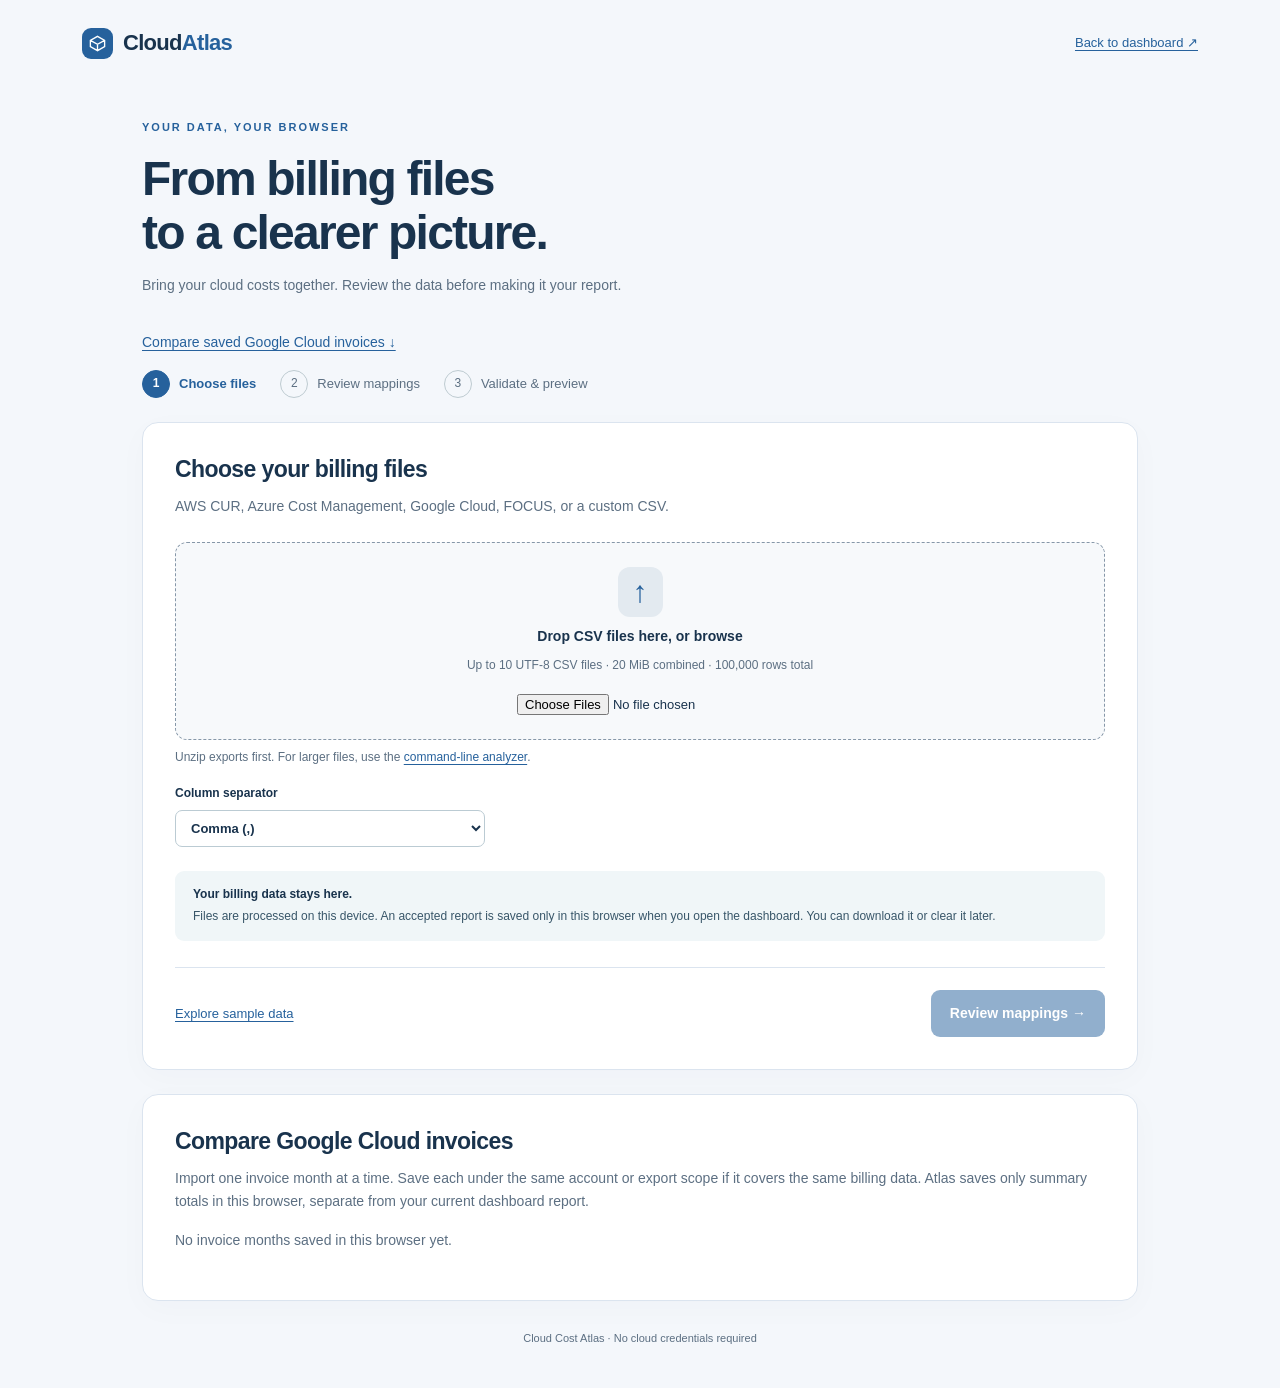
<file: import.html>
<!DOCTYPE html>
<html lang="en">
<head>
    <meta charset="UTF-8">
    <meta name="viewport" content="width=device-width, initial-scale=1.0">
    <meta name="referrer" content="no-referrer">
    <title>Import billing · Cloud Cost Atlas</title>
    <link rel="stylesheet" href="atlas.css">
    <link rel="stylesheet" href="import.css">
    <link rel="stylesheet" href="motion.css">
    <script src="billing_import.js" defer></script>
    <script src="billing_format.js" defer></script>
    <script src="report_store.js" defer></script>
    <script src="import.js" defer></script>
</head>
<body>
    <a class="skip-link" href="#flow-content">Skip to import</a>
    <header class="site-header"><a class="brand" href="index.html" aria-label="Cloud Atlas home"><span class="brand-mark" aria-hidden="true"><svg viewBox="0 0 24 24" fill="none" stroke="currentColor" stroke-width="1.7"><path d="m12 3 9 5v8l-9 5-9-5V8zM3 8l9 5 9-5M12 13v8"/></svg></span><span class="brand-wordmark">Cloud<span>Atlas</span></span></a><a href="dashboard.html">Back to dashboard <span aria-hidden="true">↗</span></a></header>
    <main id="flow-content" tabindex="-1">
        <div class="intro"><p class="eyebrow">YOUR DATA, YOUR BROWSER</p><h1>From billing files<br>to a clearer picture.</h1><p>Bring your cloud costs together. Review the data before making it your report.</p></div>
        <p><a href="#invoice-history">Compare saved Google Cloud invoices ↓</a></p>
        <ol class="steps" aria-label="Import progress">
            <li id="step-label-1" aria-current="step"><span>1</span> Choose files</li>
            <li id="step-label-2"><span>2</span> Review mappings</li>
            <li id="step-label-3"><span>3</span> Validate &amp; preview</li>
        </ol>
        <div id="status" class="status" role="status" aria-live="polite" hidden></div>
        <div id="error" class="error" role="alert" tabindex="-1" hidden></div>
        <section id="step-1" class="panel" aria-labelledby="choose-title">
            <h2 id="choose-title" tabindex="-1">Choose your billing files</h2>
            <p class="muted">AWS CUR, Azure Cost Management, Google Cloud, FOCUS, or a custom CSV.</p>
            <label id="drop-zone" class="drop-zone" for="billing-files">
                <span class="upload-icon" aria-hidden="true">↑</span><strong>Drop CSV files here, or browse</strong>
                <span>Up to 10 UTF-8 CSV files · 20 MiB combined · 100,000 rows total</span>
                <input id="billing-files" type="file" accept=".csv,text/csv" multiple aria-describedby="file-help">
            </label>
            <p id="file-help" class="muted small">Unzip exports first. For larger files, use the <a href="https://github.com/emahgerefteh11/MyProduct#quick-start--cli-usage">command-line analyzer</a>.</p>
            <ul id="selected-files" class="file-list" aria-label="Selected files"></ul>
            <label class="field compact" for="delimiter">Column separator<select id="delimiter"><option value=",">Comma (,)</option><option value=";">Semicolon (;)</option><option value="tab">Tab</option></select></label>
            <div class="privacy"><strong>Your billing data stays here.</strong> Files are processed on this device. An accepted report is saved only in this browser when you open the dashboard. You can download it or clear it later.</div>
            <div class="actions"><a href="dashboard_demo.html">Explore sample data</a><button id="read-files" class="primary" disabled>Review mappings <span aria-hidden="true">→</span></button></div>
        </section>
        <section id="step-2" class="panel" aria-labelledby="mapping-title" hidden>
            <h2 id="mapping-title" tabindex="-1">Review your column mappings</h2>
            <p class="muted">We matched the columns we recognize. Confirm the cost column and cost basis for every file. Unmapped product, platform, and environment values stay unallocated.</p>
            <div id="mappings"></div>
            <div class="assumption"><label class="field compact" for="currency-assumption">Currency for rows without one <span class="muted small">Optional assumption</span><input id="currency-assumption" type="text" maxlength="3" placeholder="e.g. USD" autocomplete="off" spellcheck="false"></label><p class="muted small">Only fill this in if you know the billing currency. Explicit source currencies are preserved; no exchange-rate conversion is performed.</p></div>
            <div class="actions"><button id="back-files" class="secondary">← Choose files</button><button id="validate" class="primary">Validate &amp; preview →</button></div>
        </section>
        <section id="step-3" class="panel" aria-labelledby="preview-title" hidden>
            <div class="section-heading"><h2 id="preview-title" tabindex="-1">Your validation preview</h2><span id="validation-badge" class="badge"></span></div>
            <p id="validation-summary" class="muted"></p>
            <div id="validation-errors" hidden><h3>Fix these issues before continuing</h3><div class="table-scroll"><table><thead><tr><th>File</th><th>Line</th><th>Column</th><th>Issue</th></tr></thead><tbody id="error-rows"></tbody></table></div><p id="error-limit" class="muted small"></p></div>
            <div id="valid-preview" hidden>
                <div id="preview-metrics" class="metrics"></div>
                <p id="preview-period" class="muted small"></p>
                <h3>Sources &amp; reconciliation</h3>
                <div class="table-scroll"><table><thead><tr><th>File</th><th>Format</th><th>Rows</th><th>Source total</th><th>Cost basis</th></tr></thead><tbody id="source-rows"></tbody></table></div>
                <p id="reconciliation" class="muted small"></p>
                <div class="preview-grid"><div><h3>Top services</h3><div class="table-scroll"><table><thead><tr><th>Service</th><th>Cost</th></tr></thead><tbody id="service-rows"></tbody></table></div></div><div><h3>Unallocated spend</h3><div class="table-scroll"><table><thead><tr><th>Dimension</th><th>Cost</th></tr></thead><tbody id="allocation-rows"></tbody></table></div></div></div>
                <p class="muted small">The browser report covers costs and explicit tags. Hardware sizing and resource-name inference are available in the command-line analyzer.</p>
            </div>
            <div id="warning-panel" class="warning" hidden><h3>Review before opening</h3><ul id="warning-list"></ul></div>
            <label id="acknowledge-label" class="acknowledge" hidden><input type="checkbox" id="acknowledge">I have reviewed these warnings and any currency assumptions.</label>
            <p id="storage-note" class="muted small" hidden>Opening this report replaces the previously imported report in this browser. Your source CSV files are not saved.</p>
            <section id="save-invoice" class="privacy" aria-labelledby="save-invoice-title" hidden>
                <h3 id="save-invoice-title">Save this invoice month for comparison</h3>
                <p id="invoice-save-help"></p>
                <div id="invoice-save-fields" class="mapping-grid" hidden>
                    <label class="field" for="invoice-series">Billing account or export scope<input id="invoice-series" type="text" list="invoice-series-names" maxlength="80" placeholder="e.g. Main GCP billing account" autocomplete="off"></label>
                    <datalist id="invoice-series-names"></datalist>
                    <label id="invoice-credit-field" class="field" for="invoice-credits" hidden>Does the mapped cost include credits?
                        <select id="invoice-credits"><option value="">Not sure</option><option value="net_with_credits">Yes, after credits</option><option value="before_credits">No, before credits</option></select>
                    </label>
                    <div class="field"><button id="save-invoice-button" type="button" class="secondary" disabled>Save invoice month</button></div>
                </div>
                <p id="invoice-save-status" role="status" class="small" hidden></p>
            </section>
            <div class="actions"><button id="back-mappings" class="secondary">← Edit mappings</button><div class="action-group"><button id="download-report" class="secondary" disabled>Download report JSON</button><button id="open-report" class="primary" disabled>Open dashboard →</button></div></div>
        </section>
        <section id="invoice-history" class="panel invoice-history" aria-labelledby="invoice-history-title">
            <h2 id="invoice-history-title">Compare Google Cloud invoices</h2>
            <p class="muted">Import one invoice month at a time. Save each under the same account or export scope if it covers the same billing data. Atlas saves only summary totals in this browser, separate from your current dashboard report.</p>
            <p id="invoice-history-status" role="status" class="muted">Loading saved months…</p>
            <div id="invoice-compare" hidden>
                <div class="mapping-grid">
                    <label class="field" for="invoice-earlier">Earlier invoice<select id="invoice-earlier"></select></label>
                    <label class="field" for="invoice-later">Later invoice<select id="invoice-later"></select></label>
                </div>
                <p id="invoice-delta" role="status"></p>
                <div class="table-scroll"><table><thead><tr><th scope="col">Billing scope</th><th scope="col">Invoice month</th><th scope="col">Total</th><th scope="col">Cost treatment</th><th scope="col">Storage</th></tr></thead><tbody id="invoice-rows"></tbody></table></div>
            </div>
        </section>
        <noscript><p class="error">Enable JavaScript to import billing files in your browser.</p></noscript>
        <footer>Cloud Cost Atlas · No cloud credentials required</footer>
    </main>
</body>
</html>
</file>
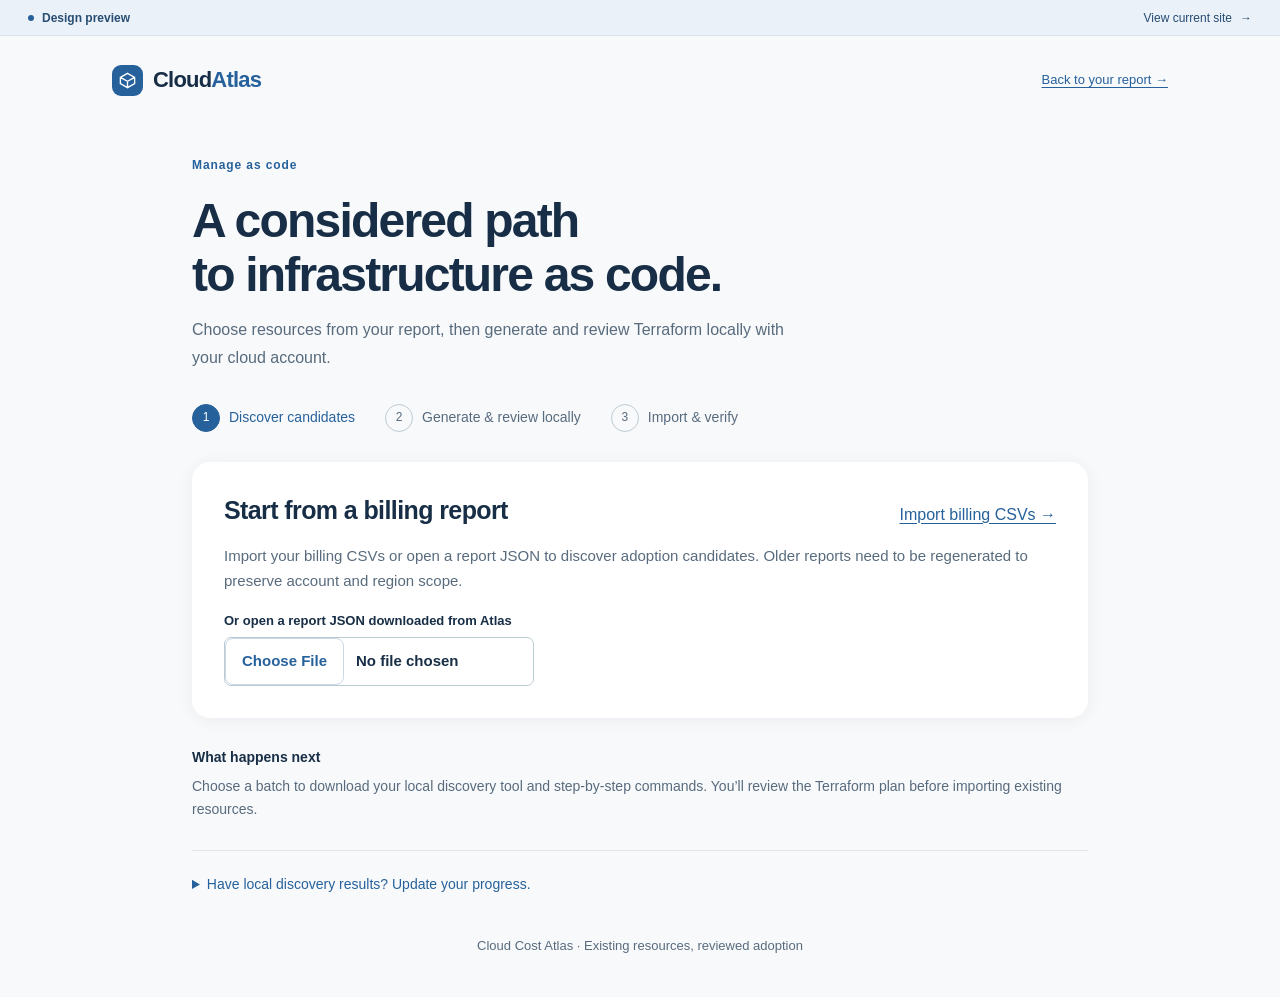
<file: preview/adoption.html>
<!DOCTYPE html>
<html lang="en">
<head>
    <meta charset="UTF-8"><meta name="viewport" content="width=device-width, initial-scale=1.0"><meta name="referrer" content="no-referrer">
    <title>Adopt infrastructure · Cloud Cost Atlas</title>
    <link rel="stylesheet" href="../atlas.css"><link rel="stylesheet" href="../import.css"><link rel="stylesheet" href="../adoption.css">
    <link rel="stylesheet" href="../motion.css">
    <script src="report_store.js" defer></script><script src="../adoption.js" defer></script><script src="adoption_ui.js" defer></script>
<meta name="robots" content="noindex,nofollow"><link rel="stylesheet" href="preview.css"><script src="preview.js" defer></script></head>
<body class="design-preview preview-flow preview-adoption"><div class="preview-banner"><span><span class="preview-dot" aria-hidden="true"></span>Design preview</span><a href="../">View current site <span aria-hidden="true">→</span></a></div>
    <a class="skip-link" href="#flow-content">Skip to adoption</a>
    <header class="site-header"><a class="brand" href="index.html" aria-label="Cloud Atlas home"><span class="brand-mark" aria-hidden="true"><svg viewBox="0 0 24 24" fill="none" stroke="currentColor" stroke-width="1.7"><path d="m12 3 9 5v8l-9 5-9-5V8zM3 8l9 5 9-5M12 13v8"/></svg></span><span class="brand-wordmark">Cloud<span>Atlas</span></span></a><a href="dashboard.html">Back to your report →</a></header>
    <main id="flow-content" tabindex="-1">
        <div class="intro"><p class="eyebrow">Manage as code</p><h1>A considered path<br>to infrastructure as code.</h1><p>Choose resources from your report, then generate and review Terraform locally with your cloud account.</p></div>
        <ol class="steps" aria-label="Adoption workflow"><li aria-current="step"><span>1</span> Discover candidates</li><li><span>2</span> Generate &amp; review locally</li><li><span>3</span> Import &amp; verify</li></ol>
        <div id="status" class="status" role="status" aria-live="polite" hidden></div><div id="error" class="error" role="alert" tabindex="-1" hidden></div>
        <section class="panel" aria-labelledby="report-title">
            <div class="section-heading"><h2 id="report-title">Start from a billing report</h2><a href="import.html">Import billing CSVs →</a></div>
            <p id="report-summary" class="muted">Loading your saved report…</p>
            <label class="field compact" for="report-file">Or open a report JSON downloaded from Atlas<input id="report-file" type="file" accept=".json,application/json"></label>
            <div id="workspace" hidden>
                <div id="metrics" class="metrics"></div>
                <p id="coverage-note" class="muted small"></p>
                <details id="scope-options"><summary>Fill missing AWS scope</summary><p class="muted small">Only fills blank account/region values. Existing values and ARN scope are preserved. Use the resource's usage account, which may differ from the payer.</p><div class="mapping-grid"><label class="field" for="aws-account">AWS usage account ID<input id="aws-account" placeholder="123456789012" maxlength="12" autocomplete="off"></label><label class="field" for="aws-region">AWS region code<input id="aws-region" placeholder="us-east-1" maxlength="40" autocomplete="off"></label><button id="apply-scope" class="secondary">Update candidates</button></div></details>
                <div class="section-heading candidate-heading"><h3>Choose an adoption batch</h3><label class="field compact" for="resource-filter">Show<select id="resource-filter"><option value="all">All resources</option><option value="candidate">Ready for discovery</option><option value="unresolved">Needs information / unsupported</option></select></label></div>
                <p class="muted small">Initial support: AWS EC2 instances and EBS volumes; GCP compute instances and zonal persistent disks. Billing confirms a charge, not that the resource still exists or is unmanaged.</p>
                <div class="batch-toolbar"><button id="select-ready" class="secondary">Select up to 200 ready</button><button id="clear-selection" class="secondary">Clear selection</button><span id="selection-summary" role="status"></span></div>
                <div class="table-scroll inventory-table"><table><thead><tr><th>Select</th><th>Resource / scope</th><th>Type / evidence</th><th>Reported cost</th><th>Next step</th></tr></thead><tbody id="resource-rows"></tbody></table></div>
                <p id="table-limit" class="muted small"></p>
                <div class="privacy"><strong>Configuration comes from your cloud account.</strong>The package runs locally with your AWS CLI or gcloud login. Terraform/OpenTofu generates resource definitions from the live provider. Cloud credentials, raw state, and plans stay in your environment.</div>
                <div class="actions"><span class="muted small">One package · Up to 200 resources · Python 3.10+</span><button id="download-package" class="primary" disabled>Download adoption package ↓</button></div>
            </div>
        </section>
        <p class="adoption-next"><strong>What happens next</strong> Choose a batch to download your local discovery tool and step-by-step commands. You’ll review the Terraform plan before importing existing resources.</p><section id="local-steps" class="panel followup" aria-labelledby="generate-title" hidden><h2 id="generate-title" tabindex="-1">Your package is ready. Review it locally.</h2><p>Unzip the package. With your cloud CLI configured, run these commands from that folder:</p><pre><code>python adoption_tool.py discover --manifest candidates.json --output adoption
terraform -chdir=adoption init
python adoption_tool.py plan --directory adoption</code></pre><p class="muted small">AWS: use <code>--aws-profile YOUR_PROFILE</code> for a named profile. GCP: configure gcloud login for discovery and Application Default Credentials for Terraform. Use <code>--engine tofu</code> with OpenTofu.</p><p>Review the generated resource definitions and the import plan. The tool blocks plans that change infrastructure. After confirming resources are unmanaged, run:</p><pre><code>python adoption_tool.py adopt --directory adoption --confirm-unmanaged</code></pre><p class="muted small">Adoption backs up existing state, applies the reviewed import plan, then checks for a clean plan. Configure your protected remote state backend before shared use. Existing dependency IDs are preserved; dependencies and additional resource types remain visible for follow-up adoption.</p>
</section>
        <details class="return-results">            <summary>Have local discovery results? Update your progress.</summary><label class="field compact" for="inventory-file">Open adoption/inventory.json<input id="inventory-file" type="file" accept=".json,application/json"></label><p id="inventory-summary" class="muted small" aria-live="polite">The allowlisted inventory updates this preview only. It is not uploaded or saved. Resources outside the current report remain unmatched.</p>
        </details><noscript><p class="error">Enable JavaScript to preview resources and prepare adoption packages.</p></noscript><footer>Cloud Cost Atlas · Existing resources, reviewed adoption</footer>
    </main>
</body>
</html>
</file>
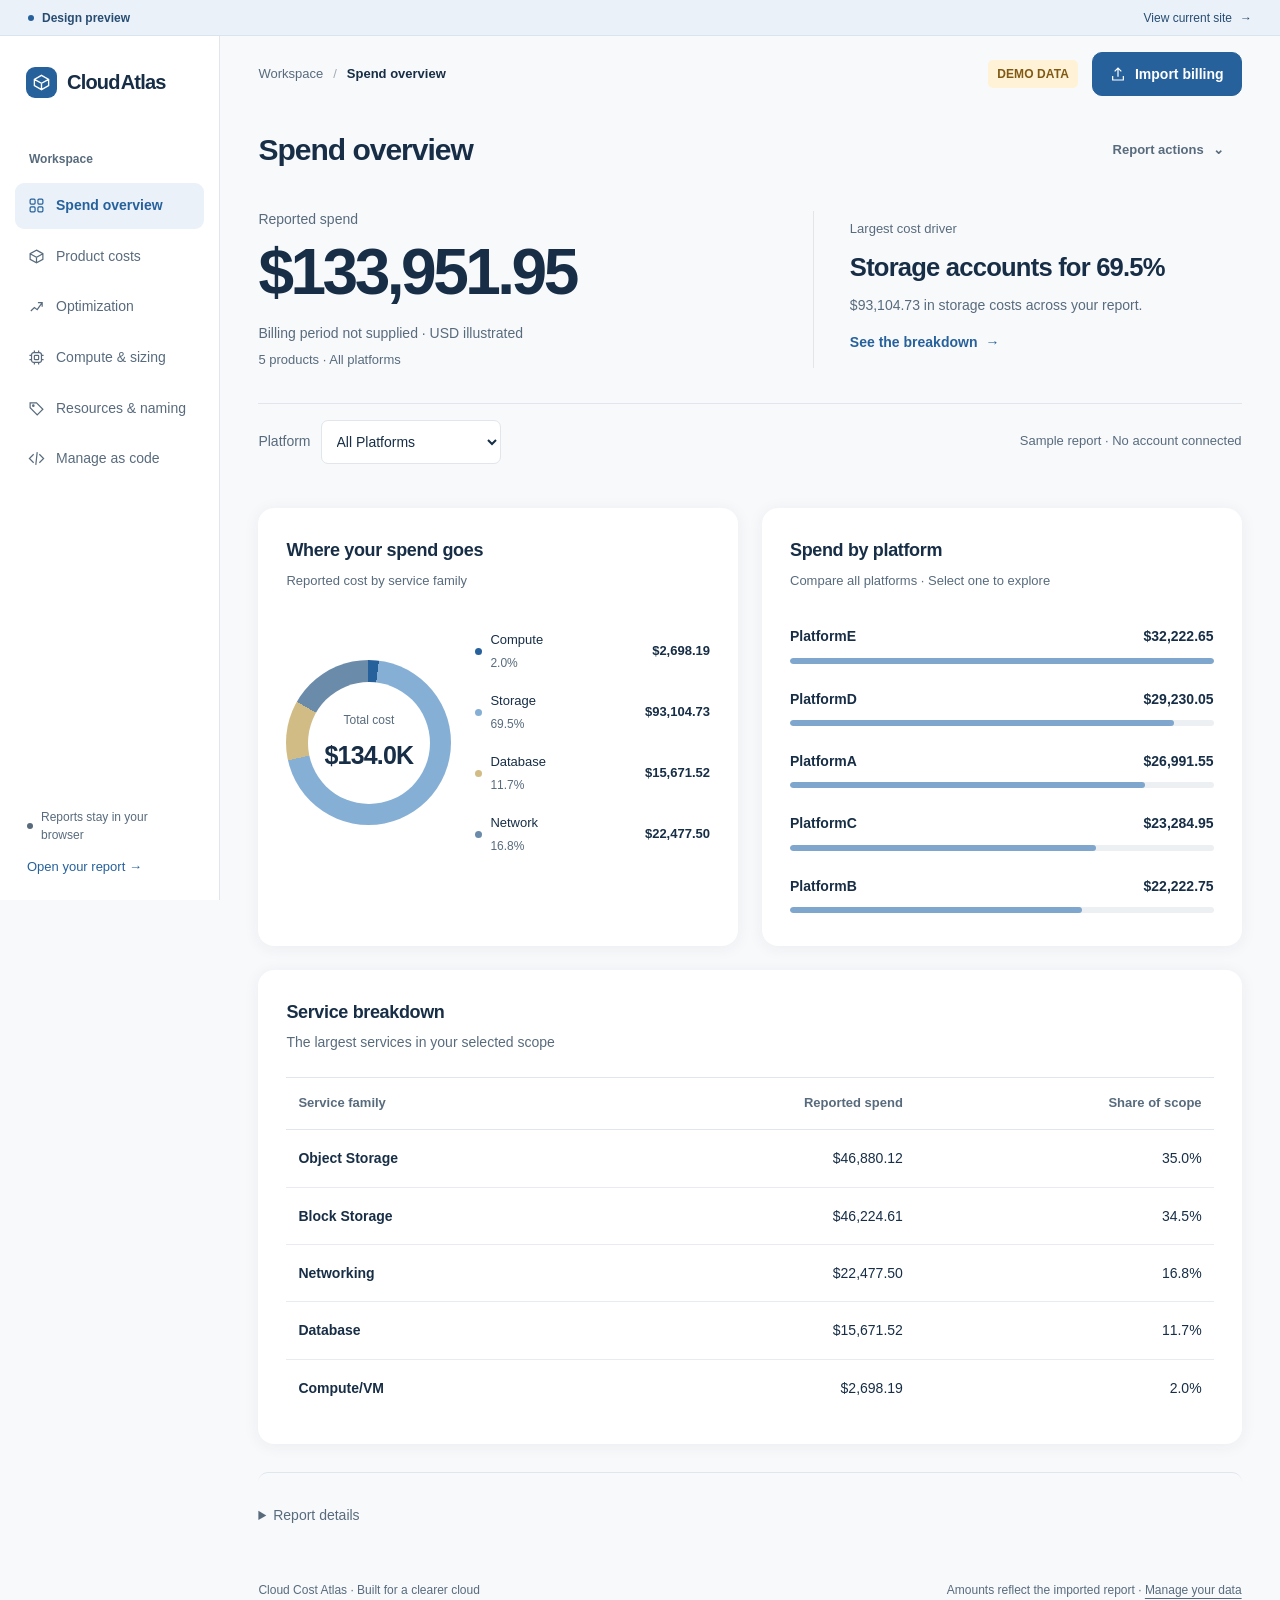
<file: preview/dashboard.html>
<!DOCTYPE html>
<html lang="en">
<head>
    <meta charset="UTF-8">
    <meta name="viewport" content="width=device-width, initial-scale=1.0">
    <meta name="referrer" content="no-referrer">
    <meta name="theme-color" content="#123554">
    <title>Workspace · Cloud Cost Atlas</title>
    <link rel="stylesheet" href="../atlas.css">
    <link rel="stylesheet" href="../dashboard.css">
    <link rel="stylesheet" href="../motion.css">
    <script src="report_store.js"></script>
    <script src="../billing_format.js"></script>
    <script src="../dashboard_ui.js" defer></script>
<meta name="robots" content="noindex,nofollow"><link rel="stylesheet" href="preview.css"><script src="preview.js" defer></script></head>
<body class="design-preview preview-workspace"><div class="preview-banner"><span><span class="preview-dot" aria-hidden="true"></span>Design preview</span><a href="../">View current site <span aria-hidden="true">→</span></a></div>
<a class="skip-link" href="#main-content">Skip to dashboard</a>
<aside id="workspace-sidebar" aria-label="Workspace navigation">
    <a class="logo" href="index.html" aria-label="Cloud Atlas home"><span class="brand-mark" aria-hidden="true"><svg viewBox="0 0 24 24" fill="none" stroke="currentColor" stroke-width="1.7"><path d="m12 3 9 5v8l-9 5-9-5V8zM3 8l9 5 9-5M12 13v8"/></svg></span>Cloud<span>Atlas</span></a>
    <button id="nav-close" class="icon-button" aria-label="Close navigation"><svg viewBox="0 0 24 24" fill="none" stroke="currentColor" stroke-width="1.8"><path d="m6 6 12 12M6 18 18 6"/></svg></button>
    <p class="nav-heading">Workspace</p>
    <nav id="workspace-nav" aria-label="Dashboard views">
        <a class="active" href="#overview" data-view="overview" aria-current="page"><svg viewBox="0 0 24 24" fill="none" stroke="currentColor"><rect x="3" y="3" width="7" height="7" rx="1.5"/><rect x="14" y="3" width="7" height="7" rx="1.5"/><rect x="3" y="14" width="7" height="7" rx="1.5"/><rect x="14" y="14" width="7" height="7" rx="1.5"/></svg>Spend overview</a>
        <a href="#products" data-view="products"><svg viewBox="0 0 24 24" fill="none" stroke="currentColor"><path d="m12 3 9 5v8l-9 5-9-5V8zM3 8l9 5 9-5M12 13v8"/></svg>Product costs</a>
        <a href="#finops" data-view="finops"><svg viewBox="0 0 24 24" fill="none" stroke="currentColor"><path d="m4 17 5-5 4 3 7-10M14 5h6v6"/></svg>Optimization</a>
        <a href="#compute" data-view="compute"><svg viewBox="0 0 24 24" fill="none" stroke="currentColor"><rect x="5" y="5" width="14" height="14" rx="3"/><rect x="9" y="9" width="6" height="6" rx="1"/><path d="M9 2v3m6-3v3M9 19v3m6-3v3M2 9h3m-3 6h3m14-6h3m-3 6h3"/></svg>Compute &amp; sizing</a>
        <a href="#naming" data-view="naming"><svg viewBox="0 0 24 24" fill="none" stroke="currentColor"><path d="M3 4h9l9 9-8 8-10-10z"/><circle cx="7.5" cy="8" r="1"/></svg>Resources &amp; naming</a>
        <a href="#iac" data-view="iac"><svg viewBox="0 0 24 24" fill="none" stroke="currentColor"><path d="m8 6-6 6 6 6m8-12 6 6-6 6m-3-15-2 18"/></svg>Manage as code</a>
    </nav>
    <div class="sidebar-bottom"><div id="mode-badge-sidebar"></div><p class="workspace-note"><span class="dot" aria-hidden="true"></span>Reports stay in your browser</p><div id="sidebar-switch-link"></div></div>
</aside>
<button id="nav-backdrop" tabindex="-1" aria-label="Close navigation" hidden></button>
<main id="main-content" tabindex="-1" aria-busy="true">
    <div class="workspace-bar">
        <button id="nav-toggle" class="icon-button" aria-label="Open navigation" aria-expanded="false" aria-controls="workspace-sidebar"><svg viewBox="0 0 24 24" fill="none" stroke="currentColor" stroke-width="1.8"><path d="M4 6h16M4 12h16M4 18h16"/></svg></button>
        <div class="breadcrumb"><a href="index.html">Workspace</a><span class="separator" aria-hidden="true">/</span><strong id="view-breadcrumb">Spend overview</strong></div>
        <div class="top-actions"><span id="mode-badge-header"></span><a class="button primary" href="import.html"><svg viewBox="0 0 24 24" fill="none" stroke="currentColor" stroke-width="1.8"><path d="M12 16V3m-5 5 5-5 5 5M4 15v6h16v-6"/></svg>Import billing</a></div>
    </div>
    <header class="page-heading"><div><h1 id="page-title" tabindex="-1">Spend overview</h1><p id="page-description" class="page-description">Understand where your cloud spend goes, and what comes next.</p></div>
        <div class="page-actions"><details class="report-actions"><summary class="button">Report actions <span aria-hidden="true">⌄</span></summary><div class="actions-menu"><button id="download-imported-report" onclick="downloadImportedReport()" hidden>Download report JSON</button><a href="import.html">Import a new report</a><button type="button" data-open-cloud>Cloud connection options</button><button id="clear-imported-report" onclick="clearImportedReport()" hidden>Clear imported report</button></div></details></div>
    </header>
    <div id="loading-state" class="loading-panel" role="status"><p>Preparing your workspace…</p><div class="skeleton-grid" aria-hidden="true"><div class="skeleton"></div><div class="skeleton"></div><div class="skeleton"></div><div class="skeleton"></div></div></div>
    <div id="report-content" hidden>
        <div id="spend-hero" class="spend-hero">
            <div class="spend-primary"><p class="spend-label" id="kpi-total-label">Reported spend</p><div class="spend-number" id="kpi-total">—</div><p id="preview-period" class="spend-period"></p><p class="spend-scope" id="kpi-providers-count"></p></div>
            <div class="spend-insight"><span class="insight-label">Largest cost driver</span><strong id="preview-driver">Preparing your report</strong><p id="preview-driver-detail"></p><a href="#service-breakdown" class="text-link">See the breakdown <span aria-hidden="true">→</span></a></div>
        </div>
        <p id="preview-alert" class="preview-alert" role="status" hidden></p>

        <div class="filter-bar"><label class="filter-control" for="global-platform-filter"><span>Platform</span><select id="global-platform-filter" onchange="applyFilters()"><option value="all">All Platforms</option></select></label><div id="scope-summary" class="scope-status" aria-live="polite"><span class="dot" aria-hidden="true"></span>All platforms · Reported billing period</div></div>
        <section id="tab-overview" class="view-section" aria-label="Spend overview">
            <div class="section-grid">
                <div class="card"><div class="card-heading"><div><h3>Where your spend goes</h3><p class="subtitle">Reported cost by service family</p></div></div><div class="chart-container" id="chart-tco" aria-label="Cost by service family"></div></div>
                <div class="card"><div class="card-heading"><div><h3>Spend by platform</h3><p class="subtitle">Compare all platforms · Select one to explore</p></div></div><div class="chart-container" id="chart-platform" aria-label="Reported platform costs"></div></div>
                <div class="card full-width" id="service-breakdown"><div class="flex-between"><div><h3>Service breakdown</h3><p class="subtitle" id="service-breakdown-note">The largest services in your selected scope</p></div></div><div class="table-container" role="region" aria-label="Service cost breakdown" tabindex="0"><table id="table-services"><thead><tr><th scope="col">Service family</th><th scope="col">Reported spend</th><th scope="col">Share of scope</th></tr></thead><tbody></tbody></table></div></div>
            </div>
        </section>
        <section id="tab-products" class="view-section hidden" aria-label="Product costs">
            <div class="card"><div class="flex-between"><div><h3>Product cost breakdown</h3><p class="subtitle">Explore products, environments, and service dependencies.</p></div><div class="table-tools"><label class="search-field" for="product-search"><span class="sr-only">Search products, platforms or environments</span><svg viewBox="0 0 24 24" fill="none" stroke="currentColor" stroke-width="1.8" aria-hidden="true"><circle cx="10" cy="10" r="6"/><path d="m15 15 5 5"/></svg><input type="search" id="product-search" placeholder="Search products…" oninput="filterProductTable()"></label><label for="product-sort" class="sr-only">Sort products</label><select id="product-sort" onchange="filterProductTable()"><option value="cost-desc">Highest spend</option><option value="cost-asc">Lowest spend</option><option value="name">Name A–Z</option></select></div></div>
                <div class="table-container" role="region" aria-label="Product cost breakdown" tabindex="0"><table id="table-products"><thead><tr><th scope="col">Product</th><th scope="col">Platform</th><th scope="col">Environments</th><th scope="col">Reported spend</th><th scope="col">Evidence</th></tr></thead><tbody></tbody></table></div><div id="product-count" class="table-count" role="status"></div>
            </div>
        </section>
        <section id="tab-finops" class="view-section hidden" aria-label="Optimization">
            <div class="kpi-grid"><div class="card"><div class="kpi-label">Estimated potential savings</div><div class="kpi-value" id="finops-total-savings">—</div><div class="kpi-sub" id="finops-evidence">Requires resource and utilization evidence</div></div><div class="card"><div class="kpi-label">Critical opportunities</div><div class="kpi-value" id="finops-critical-count">—</div><div class="kpi-sub">Requires verified findings</div></div></div>
            <div class="section-grid"><div class="card full-width"><div class="flex-between"><div><h3>Optimization opportunities</h3><p class="subtitle" id="recommendation-subtitle">Only evidence-backed findings should inform infrastructure changes</p></div><div class="table-tools" role="group" aria-label="Recommendation category"><button class="button" data-category="all" aria-pressed="true" onclick="filterFinops('all')">All</button><button class="button" data-category="compute" aria-pressed="false" onclick="filterFinops('compute')">Compute</button><button class="button" data-category="storage" aria-pressed="false" onclick="filterFinops('storage')">Storage</button></div></div><div class="table-container" role="region" aria-label="Optimization opportunities" tabindex="0"><table id="table-recommendations"><thead><tr><th scope="col">Opportunity</th><th scope="col">Product</th><th scope="col">Resource</th><th scope="col">Est. savings / month</th><th scope="col">Explore</th></tr></thead><tbody></tbody></table></div></div>
                <div class="card full-width"><h3>Commitment coverage</h3><p class="subtitle" id="coverage-subtitle">Requires commitment purchase and covered-usage records</p><div class="table-container" role="region" aria-label="Commitment coverage" tabindex="0"><table id="table-ri-coverage"><thead><tr><th scope="col">Instance SKU</th><th scope="col">Run hours</th><th scope="col">Covered hours</th><th scope="col">Coverage</th><th scope="col">Recommendation</th></tr></thead><tbody></tbody></table></div></div>
            </div>
        </section>
        <section id="tab-compute" class="view-section hidden" aria-label="Compute and sizing"><div class="section-grid"><div class="card full-width"><h3>Compute footprint</h3><p class="subtitle" id="compute-scope">Aggregated instance run-hours and sizing across AWS, Azure, and GCP</p><div class="chart-container" id="chart-skus" aria-label="Instance run hours"></div></div><div class="card full-width"><h3>Instance inventory</h3><p class="subtitle">Sizing evidence from supported billing SKUs</p><div class="table-container" role="region" aria-label="Compute inventory" tabindex="0"><table id="table-compute-skus"><thead><tr><th scope="col">Instance SKU</th><th scope="col">vCPU</th><th scope="col">RAM (GiB)</th><th scope="col">Instance count</th><th scope="col">Run hours</th></tr></thead><tbody></tbody></table></div></div></div></section>
        <section id="tab-naming" class="view-section hidden" aria-label="Resources and naming"><div class="card naming-schema"><h3>Naming convention</h3><p class="subtitle" id="naming-meta">—</p><div id="naming-pattern"></div></div><div class="card"><h3 id="resource-title">Discovered resource types</h3><p class="subtitle" id="resource-description">Resource tokens parsed from naming patterns and infrastructure IDs</p><div class="table-container" role="region" aria-label="Resource names and types" tabindex="0"><table id="table-naming-resources"><thead><tr><th scope="col" id="resource-column">Resource type / token</th><th scope="col">Matched rows</th><th scope="col">Reported spend</th><th scope="col">Share of report</th></tr></thead><tbody></tbody></table></div></div></section>
        <section id="tab-iac" class="view-section hidden" aria-label="Infrastructure as code"><div class="adoption-callout"><div><h3>Bring existing infrastructure into code</h3><p>Discover live configuration and adopt supported resources through reviewed Terraform imports.</p></div><a class="button primary" href="adoption.html">Open adoption workflow →</a></div><div class="section-grid builder-grid">
            <div class="card"><h3>Create a starter template</h3><p class="subtitle">For new infrastructure. Billing-based defaults and topology require review before deployment.</p><div class="builder-fields"><div><label for="iac-product">Product / workload</label><select id="iac-product" onchange="updateIacPreview()"></select></div><div class="builder-pair"><div><label for="iac-framework">Framework</label><select id="iac-framework" onchange="updateIacPreview()"><option value="terraform">Terraform</option><option value="cloudformation">CloudFormation</option><option value="bicep">Azure Bicep</option></select></div><div><label for="iac-env">Environment</label><select id="iac-env" onchange="updateIacPreview()"><option value="dev">Development</option><option value="staging">Staging</option><option value="prod">Production</option></select></div></div><div><label for="iac-sku">Instance SKU override</label><input type="text" id="iac-sku" oninput="updateIacPreview()" placeholder="e.g. t3.medium · Optional"></div><div><button id="iac-download" class="button primary" onclick="downloadIac()">Download main.tf</button><p class="subtitle" id="iac-status" role="status"></p></div></div></div>
            <div class="card"><div class="flex-between"><div><h3>Code preview</h3><div id="iac-pattern-badge" style="display:none"></div></div><button id="iac-copy" class="button" onclick="copyIacToClipboard()">Copy code</button></div><div class="code-pane"><pre id="iac-preview" tabindex="0">Select a product to preview code…</pre></div></div>
        </div></section>
        <div class="quality-panel"><details><summary>Report provenance &amp; data quality</summary><p id="report-provenance" class="subtitle"></p><p id="report-quality" class="subtitle"></p><ul id="report-warnings"></ul><p id="last-updated" class="subtitle">Loading analysis results…</p><p id="evidence-notice" class="subtitle"></p><p id="preview-provider-detail" class="subtitle"></p></details><p id="chart-status" class="subtitle" hidden></p><p id="import-status" class="subtitle" hidden></p></div>
        <footer class="workspace-footer"><span>Cloud Cost Atlas · Built for a clearer cloud</span><span>Amounts reflect the imported report · <a href="import.html">Manage your data</a></span></footer>
    </div>
    <noscript><div class="no-data-screen"><h2>Enable JavaScript to view your report</h2><p>The dashboard processes your report locally in this browser.</p></div></noscript>
</main>
<dialog id="cloud-dialog" aria-labelledby="cloud-dialog-title"><div class="dialog-content"><div class="dialog-top"><div><p class="eyebrow">Bring your cloud together</p><h2 id="cloud-dialog-title">Cloud connections</h2></div><button class="icon-button" data-close-dialog aria-label="Close cloud connections">×</button></div><p class="muted">Automatic account connections are planned. Today, upload your cloud's billing export to generate a report.</p><div class="connection-options"><div class="connection-option"><span class="provider-icon">AWS</span><div><strong>Amazon Web Services</strong><p>Upload a supported CUR billing CSV</p></div><span class="pill">Auto-sync planned</span></div><div class="connection-option"><span class="provider-icon">GCP</span><div><strong>Google Cloud</strong><p>Upload a supported Cloud Billing CSV</p></div><span class="pill">Auto-sync planned</span></div><div class="connection-option"><span class="provider-icon">AZ</span><div><strong>Microsoft Azure</strong><p>Upload a Cost Management CSV</p></div><span class="pill">Auto-sync planned</span></div></div><p class="dialog-notice">No account is connected through this page. Cloud credentials are not requested or stored here.</p><div class="dialog-actions"><a class="button primary" href="import.html">Upload a billing report →</a><a class="button" href="https://github.com/emahgerefteh11/MyProduct/blob/main/ROADMAP.md#billing-reports-and-direct-cloud-connections">View connection roadmap</a></div></div></dialog>
<dialog id="product-dialog" aria-labelledby="product-dialog-title"><div class="dialog-content"><div class="dialog-top"><div><p class="eyebrow">Product details</p><h2 id="product-dialog-title"></h2><p id="product-dialog-platform" class="muted"></p></div><button class="icon-button" data-close-dialog aria-label="Close product details">×</button></div><div id="product-dialog-metrics" class="product-summary"></div><h3>Reported service costs</h3><div id="product-dialog-services" class="rank-list"></div><p id="product-dialog-evidence" class="dialog-notice"></p><div class="dialog-actions"><a class="button primary" href="adoption.html">Review infrastructure →</a><button class="button" data-close-dialog>Back to products</button></div></div></dialog>

<script>
    let reportData = null;
    const escapeHtml = value => String(value ?? '').replace(/[&<>"']/g, ch => ({'&':'&amp;', '<':'&lt;', '>':'&gt;', '"':'&quot;', "'":'&#39;'}[ch]));
    let isDemoMode = false;

    const fmtCurrency = (n) => {
        const currency = reportData?.analysis?.currency || (isDemoMode ? 'USD' : null);
        const options = currency ? { style: 'currency', currency } : { minimumFractionDigits: 2, maximumFractionDigits: 2 };
        return new Intl.NumberFormat('en-US', options).format(n);
    };
    const fmtPct = (n) => `${n.toFixed(1)}%`;

    async function init() {
        try {
            // Demo mode: embeddedReportData injected by generate_dashboard.py
            if (typeof embeddedReportData !== 'undefined') {
                reportData = embeddedReportData;
                setMode('demo');
                populateFilters();
                renderDashboard('all');
                return;
            }

            // An explicitly accepted browser import takes precedence over the bundled report.
            const importRequested = (window.location?.search || '').includes('source=import');
            if (typeof ReportStore !== 'undefined') {
                let imported;
                try { imported = await ReportStore.get(); }
                catch (error) {
                    if (importRequested) throw error;
                    const notice = document.getElementById('import-status');
                    notice.hidden = false;
                    notice.textContent = 'Browser report storage is unavailable. Showing the site report; enable site storage to open a saved import.';
                }
                if (imported) {
                    reportData = imported;
                    setMode('live'); populateFilters(); renderDashboard('all');
                    document.getElementById('download-imported-report').hidden = false;
                    document.getElementById('clear-imported-report').hidden = false;
                    const notice = document.getElementById('import-status');
                    notice.hidden = false;
                    notice.textContent = 'Your imported report is saved only in this browser. Download a copy to keep it, or clear it when finished.';
                    return;
                }
            }
            if (importRequested) throw new Error('Your imported report is not available in this browser. Import the billing files again.');

            // Otherwise fetch report_data.json produced by cur_to_json.py.
            document.getElementById('last-updated').textContent = 'Loading analysis results...';
            const paths = ['../report_data.json'];
            let res;
            for (const p of paths) {
                res = await fetch(p).catch(() => null);
                if (res && res.ok) break;
            }
            if (!res || !res.ok) { showNoDataState(); return; }

            reportData = await res.json();
            setMode(reportData.sampleData === true ? 'demo' : 'live');
            populateFilters();
            renderDashboard('all');
        } catch (e) {
            showReportState(`<div class="no-data-screen"><div class="icon-big">&#9888;&#65039;</div><h2>Error Loading Data</h2><p>${escapeHtml(e.message)}</p><p><a href="import.html">Import billing files</a></p></div>`);
        }
    }

    function setMode(mode) {
        const isDemo = mode === 'demo';
        isDemoMode = isDemo;
        const badgeClass = isDemo ? 'badge-demo' : 'badge-live';
        const badgeText = isDemo ? 'DEMO DATA' : 'REPORT DATA';
        const generatedAt = reportData?.analysis?.generatedAt;
        const validDate = generatedAt && Number.isFinite(Date.parse(generatedAt));
        document.getElementById('last-updated').textContent = isDemo
            ? 'Illustrative demo — simulated insights are not operational findings'
            : validDate ? `Analyzed: ${new Date(generatedAt).toLocaleString()}` : 'Analysis time unavailable — regenerate the report to add provenance';
        const sb = document.getElementById('mode-badge-sidebar');
        sb.innerHTML = `<span class="badge ${badgeClass}">${badgeText}</span>`;
        sb.style.display = 'block';
        const hb = document.getElementById('mode-badge-header');
        hb.innerHTML = `<span class="badge ${badgeClass}">${badgeText}</span>`;
        hb.style.display = 'inline';
        document.getElementById('sidebar-switch-link').innerHTML = isDemo
            ? '<a href="dashboard.html">Open your report &#8594;</a>'
            : '<a href="dashboard_demo.html">Explore the demo &#8594;</a>';
        renderProvenance();
    }

    function renderProvenance() {
        const analysis = reportData?.analysis;
        const browserImport = analysis?.importMethod === 'browser';
        document.getElementById('compute-scope').textContent = browserImport
            ? 'Hardware sizing and run-hours are not analyzed by browser import. Use the command-line analyzer for supported SKU details.'
            : 'Aggregated instance run-hours and sizing across AWS, Azure, and GCP';
        document.getElementById('resource-title').textContent = browserImport ? 'Reported Resource Identifiers' : 'Discovered Resource Types';
        document.getElementById('resource-description').textContent = browserImport ? 'Resource IDs or names as supplied in the mapped column; no naming-pattern inference.' : 'Resource tokens parsed from naming patterns and infrastructure IDs';
        document.getElementById('resource-column').textContent = browserImport ? 'Resource ID / Name' : 'Parsed Resource Type / Token';
        document.getElementById('evidence-notice').textContent = isDemoMode
            ? 'DEMO: savings, month-over-month changes, and commitment coverage below are simulated examples. Unspecified demo currency is illustrated in USD.'
            : 'Costs reflect the imported report. Savings, trends, and commitment coverage are unavailable until supporting evidence is provided.';
        document.getElementById('kpi-total-label').textContent = analysis?.costBasis === 'effective' ? 'Total Effective Cost' : 'Total Reported Cost';
        const warnings = document.getElementById('report-warnings');
        warnings.innerHTML = '';
        if (!analysis) {
            document.getElementById('report-provenance').textContent = 'This report has no source, date, or currency metadata. Regenerate it with the current analysis engine.';
            document.getElementById('report-quality').textContent = 'Source reconciliation unavailable. Report amounts are not assumed to be USD.';
            return;
        }
        const sources = (analysis.sources || []).map(source => `${source.file} (${source.schema}, ${source.rows} rows; SHA-256: ${source.sha256 || 'unavailable'})`).join('; ');
        const period = analysis.usagePeriod || {};
        const periodText = `${period.start || 'unknown start'} → ${period.end || 'unknown end'}${period.complete ? '' : ' (incomplete)'}`;
        document.getElementById('report-provenance').textContent = `${analysis.sourceCount} source(s), ${analysis.rowCount} rows. Currency: ${analysis.currency || 'unspecified'}. Cost basis: ${analysis.costBasis}. Observed usage: ${periodText}. Sources: ${sources}`;
        const reconciliation = analysis.reconciliation;
        document.getElementById('report-quality').textContent = reconciliation
            ? `Source sum: ${fmtCurrency(reconciliation.sourceTotal)} · Report sum: ${fmtCurrency(reconciliation.reportTotal)} · Rounding difference: ${BillingFormat.roundingDifference(reconciliation, analysis.currency)}. Reconciliation checks imported amounts, not completeness against your cloud invoice.`
            : 'Source reconciliation unavailable.';
        if (reportData.allocation) {
            document.getElementById('report-quality').textContent += ` Unallocated product spend: ${fmtCurrency(reportData.allocation.unallocatedProductCost)}; unallocated platform spend: ${fmtCurrency(reportData.allocation.unallocatedPlatformCost)}.`;
        }
        (analysis.warnings || []).forEach(message => {
            const item = document.createElement('li');
            item.textContent = message;
            warnings.appendChild(item);
        });
    }

    function showReportState(markup) {
        reportData = null;
        window.currentProductRows = [];
        window.finopsRecommendations = [];
        const content = document.getElementById('report-content');
        content.dataset.unavailable = 'true';
        content.innerHTML = markup;
        content.hidden = false;
        document.getElementById('loading-state').hidden = true;
        document.getElementById('page-title').textContent = 'Your reporting workspace';
        document.getElementById('page-description').textContent = 'Import billing data or explore the demo to get started.';
        for (const id of ['mode-badge-sidebar', 'mode-badge-header']) {
            const badge = document.getElementById(id);
            badge.innerHTML = '<span class="badge badge-gray">NO REPORT</span>';
            badge.style.display = 'block';
        }
        document.getElementById('sidebar-switch-link').innerHTML = '<a href="dashboard_demo.html">Explore the demo &#8594;</a>';
        document.querySelector('main').setAttribute?.('aria-busy', 'false');
    }

    function showNoDataState() {
        showReportState(`
            <div class="no-data-screen">
                <div class="icon-big">&#128202;</div>
                <h2>No Analysis Data Yet</h2>
                <p><a href="import.html">Import your billing CSV files</a> and review a validation preview to generate your report in this browser.</p>
                <p>For larger exports and hardware sizing, run the command-line analyzer:</p>
                <code>python cur_to_json.py --input billing_file.csv</code>
                <p class="demo-link">Want to see it in action? <a href="dashboard_demo.html">View the pre-loaded demo dashboard</a></p>
            </div>`);
    }

    function populateFilters() {
        const sel = document.getElementById('global-platform-filter');
        sel.innerHTML = '<option value="all">All Platforms</option>';
        (reportData.platforms || []).forEach(p => {
            const opt = document.createElement('option');
            opt.value = p.Platform;
            opt.textContent = p.Platform;
            sel.appendChild(opt);
        });
    }

    function applyFilters() {
        renderDashboard(document.getElementById('global-platform-filter').value);
    }

    function renderDashboard(platformFilter) {
        document.getElementById('report-content').dataset.unavailable = 'false';
        document.getElementById('report-content').hidden = false;
        document.getElementById('loading-state').hidden = true;
        let filteredCost = 0, filteredProducts = [], filteredServices = [];

        if (platformFilter === 'all') {
            filteredCost = reportData.TotalBilledCost;
            filteredProducts = reportData.products || [];
            filteredServices = reportData.services || [];
        } else {
            const plat = (reportData.platforms || []).find(p => p.Platform === platformFilter);
            if (plat) {
                filteredCost = plat.BilledCost;
                filteredProducts = (plat.products || []).map(p => ({
                    ...p, Platform: plat.Platform, pctOfTotal: p.pctOfPlatform
                }));
                filteredServices = plat.services || [];
            }
        }

        document.getElementById('kpi-total').textContent = fmtCurrency(filteredCost);
        document.getElementById('kpi-providers-count').textContent = `${filteredProducts.length.toLocaleString()} products · ${platformFilter === 'all' ? 'All platforms' : platformFilter}`;

        // TCO Categorization
        const tco = { Compute: 0, Storage: 0, Database: 0, Network: 0, Other: 0 };
        filteredServices.forEach(s => {
            const svc = s.ServiceCategory.toLowerCase();
            if (svc.includes('compute') || svc.includes('ec2') || svc.includes('vm')) tco.Compute += s.BilledCost;
            else if (svc.includes('storage') || svc.includes('s3') || svc.includes('ebs') || svc.includes('disk')) tco.Storage += s.BilledCost;
            else if (svc.includes('database') || svc.includes('rds') || svc.includes('sql')) tco.Database += s.BilledCost;
            else if (svc.includes('network') || svc.includes('vpc') || svc.includes('lb')) tco.Network += s.BilledCost;
            else tco.Other += s.BilledCost;
        });

        // Expose TCO for charting
        window.currentTco = tco;

        renderCharts(platformFilter);

        // Render Services Table
        const svcTbody = document.querySelector('#table-services tbody');
        svcTbody.innerHTML = '';
        const hasServiceShare = Number.isFinite(filteredCost) && filteredCost !== 0;
        document.getElementById('service-breakdown-note').textContent = filteredServices.length && filteredCost === 0
            ? 'Share is unavailable when net spend is zero. Charges and credits are shown below.'
            : 'The largest services in your selected scope';
        filteredServices.slice(0, 10).forEach(s => {
            const tr = document.createElement('tr');
            tr.innerHTML = `
                <td><span style="font-weight:600">${escapeHtml(s.ServiceCategory)}</span></td>
                <td>${fmtCurrency(s.BilledCost)}</td>
                <td>${hasServiceShare ? fmtPct((s.BilledCost / filteredCost) * 100) : 'N/A'}</td>
            `;
            svcTbody.appendChild(tr);
        });
        if (!filteredServices.length) svcTbody.innerHTML = '<tr><td colspan="3" class="table-empty">No service costs were reported for this scope.</td></tr>';

        // Render Products Table
        renderProductTable(platformFilter);

        // Render FinOps Section
        renderFinopsSection(platformFilter, filteredCost, filteredProducts);

        // Render Compute Table
        renderComputeTable(platformFilter);

        // Render Naming Table & Pattern
        renderNamingSection();
        if (typeof window.refreshAtlas === 'function') window.refreshAtlas();
        if (typeof window.refreshPreview === 'function') window.refreshPreview();
    }

    function renderProductTable(platformFilter) {
        const prodTbody = document.querySelector('#table-products tbody');
        prodTbody.innerHTML = '';
        let flatProds = [];
        if (platformFilter === 'all') {
            (reportData.platforms || []).forEach(plat => {
                (plat.products || []).forEach(prod => flatProds.push({ ...prod, Platform: plat.Platform }));
            });
        } else {
            const plat = (reportData.platforms || []).find(p => p.Platform === platformFilter);
            if (plat) {
                flatProds = (plat.products || []).map(p => ({ ...p, Platform: plat.Platform }));
            }
        }
        if (!flatProds.length && platformFilter === 'all') flatProds = (reportData.products || []).map(p => ({...p, Platform: p.Platform || 'Not specified'}));
        const query = (document.getElementById('product-search').value || '').trim().toLowerCase();
        const sort = document.getElementById('product-sort').value || 'cost-desc';
        const visible = flatProds.filter(p => [p.Product, p.Platform, ...(p.environments || []).map(e => e.Environment)].join(' ').toLowerCase().includes(query));
        visible.sort(sort === 'name' ? (a, b) => String(a.Product).localeCompare(String(b.Product)) : sort === 'cost-asc' ? (a, b) => a.BilledCost - b.BilledCost : (a, b) => b.BilledCost - a.BilledCost);
        window.currentProductRows = visible;
        visible.forEach((p, index) => {
            const tr = document.createElement('tr');
            const envs = (p.environments || []).map(e => `<span class="badge badge-gray">${escapeHtml(e.Environment)}</span>`).join(' ');

            // Status tag logic
            const statusTag = '<span class="badge badge-gray">Cost reported</span>';

            tr.innerHTML = `
                <td><button class="table-link" data-product-index="${index}">${escapeHtml(p.Product)}</button></td>
                <td>${escapeHtml(p.Platform || (platformFilter === 'all' ? 'Multi-Cloud' : platformFilter))}</td>
                <td>${envs || '<span class="badge badge-gray">default</span>'}</td>
                <td style="font-weight:600">${fmtCurrency(p.BilledCost)}</td>
                <td>${statusTag}</td>
            `;
            prodTbody.appendChild(tr);
        });
        if (!visible.length) {
            const row = document.createElement('tr'), cell = document.createElement('td');
            cell.colSpan = 5; cell.className = 'table-empty';
            cell.textContent = query ? 'No products match your search. Try a different product, platform or environment.' : 'No products were reported for this scope.';
            row.appendChild(cell); prodTbody.appendChild(row);
        }
        document.getElementById('product-count').textContent = `${visible.length.toLocaleString()} of ${flatProds.length.toLocaleString()} products · Select a product to explore its service costs`;
    }

    window.finopsRecommendations = [];

    window.filterFinops = (category) => {
        document.querySelectorAll('[data-category]').forEach(button => button.setAttribute('aria-pressed', String(button.dataset.category === category)));
        const tbody = document.querySelector('#table-recommendations tbody');
        tbody.innerHTML = '';
        const recs = category === 'all' ? window.finopsRecommendations : window.finopsRecommendations.filter(r => r.category === category);
        if (!recs.length) {
            const row = document.createElement('tr');
            const cell = document.createElement('td');
            cell.colSpan = 5;
            cell.textContent = isDemoMode ? 'No demo examples in this category.' : 'No verified findings available. Billing exports alone cannot prove idle resources, unattached disks, or rightsizing opportunities.';
            row.appendChild(cell);
            tbody.appendChild(row);
        }

        recs.forEach(r => {
            const tr = document.createElement('tr');
            tr.innerHTML = `
                <td><span style="font-weight:600">${escapeHtml(r.vector)}</span></td>
                <td>${escapeHtml(r.product)}</td>
                <td style="font-family:monospace; font-size:12px;">${escapeHtml(r.resourceId)}</td>
                <td style="font-weight:600; color:#26619c">${fmtCurrency(r.savings)}</td>
                <td><button class="button" data-investigate-index="${window.finopsRecommendations.indexOf(r)}">Explore IaC</button></td>
            `;
            tbody.appendChild(tr);
        });
    };

    function renderFinopsSection(platformFilter, totalCost, filteredProducts) {
        window.finopsRecommendations = [];
        document.getElementById('finops-evidence').textContent = isDemoMode ? 'Simulated demo savings — not verified' : 'Requires resource and utilization evidence';
        document.getElementById('recommendation-subtitle').textContent = isDemoMode ? 'Simulated examples with illustrative resource IDs' : 'Only evidence-backed findings should inform infrastructure changes';
        document.getElementById('coverage-subtitle').textContent = isDemoMode ? 'Simulated demo coverage — not measured' : 'Requires commitment purchase and covered-usage records';
        if (!isDemoMode) {
            document.getElementById('finops-total-savings').textContent = 'Unavailable';
            document.getElementById('finops-critical-count').textContent = 'Unavailable';
            filterFinops('all');
            document.querySelector('#table-ri-coverage tbody').innerHTML = '<tr><td colspan="5">Coverage unavailable. No commitment purchase or covered-usage evidence was analyzed.</td></tr>';
            return;
        }
        let totalSavings = 0;
        let criticalCount = 0;

        filteredProducts.forEach(p => {
            const hash = p.Product.split('').reduce((a,b)=>{a=((a<<5)-a)+b.charCodeAt(0);return a&a},0);
            const absHash = Math.abs(hash);

            const envs = p.environments || [];
            const isDev = envs.some(e => e.Environment.toLowerCase().includes('dev') || e.Environment.toLowerCase().includes('stag'));
            if (isDev && p.BilledCost > 1000) {
                const savings = p.BilledCost * 0.28;
                window.finopsRecommendations.push({
                    category: 'compute', vector: 'EC2 Shutdown Opportunity (Weekend)', product: p.Product, resourceId: `env-group-${envs[0].Environment}`, savings: savings
                });
                totalSavings += savings;
                criticalCount++;
            }

            if (absHash % 3 === 0) {
                const savings = (absHash % 500) + 50;
                window.finopsRecommendations.push({
                    category: 'storage', vector: 'EBS Unattached Disk', product: p.Product, resourceId: `vol-0${absHash.toString(16).substring(0,8)}`, savings: savings
                });
                totalSavings += savings;
                criticalCount++;
            }

            if (absHash % 4 === 0 && p.ec2Skus && p.ec2Skus.length) {
                const sku = p.ec2Skus[0].sku;
                const savings = p.BilledCost * 0.15;
                window.finopsRecommendations.push({
                    category: 'compute', vector: `EC2 Rightsizing (${sku} -> underutilized)`, product: p.Product, resourceId: `i-0${absHash.toString(16).substring(0,12)}`, savings: savings
                });
                totalSavings += savings;
            }

            if (absHash % 5 === 0) {
                const savings = (absHash % 200) + 20;
                window.finopsRecommendations.push({
                    category: 'storage', vector: 'EBS Rightsizing (gp2 to gp3)', product: p.Product, resourceId: `vol-0${(absHash*2).toString(16).substring(0,8)}`, savings: savings
                });
                totalSavings += savings;
            }

            if (absHash % 7 === 0) {
                const savings = (absHash % 800) + 100;
                window.finopsRecommendations.push({
                    category: 'compute', vector: 'Idle RDS Database (0 connections)', product: p.Product, resourceId: `db-${p.Product.toLowerCase()}-instance`, savings: savings
                });
                totalSavings += savings;
                criticalCount++;
            }

            if (absHash % 2 === 0) {
                const savings = (absHash % 100) + 10;
                window.finopsRecommendations.push({
                    category: 'storage', vector: 'Stale Snapshots (>90 days)', product: p.Product, resourceId: `snap-0${(absHash*3).toString(16).substring(0,8)}`, savings: savings
                });
                totalSavings += savings;
            }
        });

        window.finopsRecommendations.sort((a,b) => b.savings - a.savings);

        document.getElementById('finops-total-savings').textContent = fmtCurrency(totalSavings);
        document.getElementById('finops-critical-count').textContent = criticalCount;

        filterFinops('all');

        // RI Coverage Mock
        const riTbody = document.querySelector('#table-ri-coverage tbody');
        riTbody.innerHTML = '';

        const skuMap = {};
        const scopePlatforms = platformFilter === 'all'
            ? (reportData.platforms || [])
            : (reportData.platforms || []).filter(p => p.Platform === platformFilter);

        scopePlatforms.forEach(p => {
            (p.vmSkus || []).concat(p.ec2Skus || []).forEach(sku => {
                if (!skuMap[sku.sku]) skuMap[sku.sku] = 0;
                skuMap[sku.sku] += sku.hours;
            });
        });

        const sortedSkus = Object.entries(skuMap).sort((a, b) => b[1] - a[1]).slice(0, 10);
        sortedSkus.forEach(s => {
            const skuName = s[0];
            const hours = s[1];
            // Mock coverage logic based on string
            const coverageRatio = skuName.includes('large') ? 0.35 : (skuName.includes('medium') ? 0.85 : 0.60);
            const coveredHours = hours * coverageRatio;

            let rec = '<span style="color:#043e78">Optimized</span>';
            if (coverageRatio < 0.5) rec = '<span style="color:#c2410c">Purchase Savings Plan</span>';

            const tr = document.createElement('tr');
            tr.innerHTML = `
                <td><span style="font-weight:600">${escapeHtml(skuName)}</span></td>
                <td>${hours.toLocaleString(undefined, { maximumFractionDigits: 1 })}</td>
                <td>${coveredHours.toLocaleString(undefined, { maximumFractionDigits: 1 })}</td>
                <td>
                    <div style="display:flex; align-items:center; gap:8px;">
                        <div style="flex:1; background:#e2e8f0; height:6px; border-radius:3px; overflow:hidden;">
                            <div style="background:${coverageRatio < 0.5 ? '#f59e0b' : '#26619c'}; width:${coverageRatio*100}%; height:100%;"></div>
                        </div>
                        <span style="font-size:12px; font-weight:500">${fmtPct(coverageRatio * 100)}</span>
                    </div>
                </td>
                <td>${rec}</td>
            `;
            riTbody.appendChild(tr);
        });
    }

    function filterProductTable() {
        renderProductTable(document.getElementById('global-platform-filter').value || 'all');
    }

    function renderComputeTable(platformFilter) {
        const tbody = document.querySelector('#table-compute-skus tbody');
        tbody.innerHTML = '';
        if (reportData.analysis?.importMethod === 'browser') {
            tbody.innerHTML = '<tr><td colspan="5">Hardware sizing is not analyzed by browser import. Use the command-line analyzer for supported SKU and capacity details.</td></tr>';
            return;
        }
        const scopePlatforms = platformFilter === 'all'
            ? (reportData.platforms || [])
            : (reportData.platforms || []).filter(p => p.Platform === platformFilter);

        const skuMap = {};
        scopePlatforms.forEach(p => {
            (p.vmSkus || []).forEach(sku => {
                if (!skuMap[sku.sku]) {
                    skuMap[sku.sku] = {
                        sku: sku.sku,
                        vcpu: sku.vcpu || '-',
                        ramGiB: sku.ramGiB || '-',
                        instances: 0,
                        hours: 0
                    };
                }
                skuMap[sku.sku].instances += sku.instances || 0;
                skuMap[sku.sku].hours += sku.hours || 0;
            });
        });

        const sorted = Object.values(skuMap).sort((a, b) => b.hours - a.hours);
        sorted.forEach(s => {
            const tr = document.createElement('tr');
            tr.innerHTML = `
                <td><span style="font-weight:600">${escapeHtml(s.sku)}</span></td>
                <td>${escapeHtml(s.vcpu)}</td>
                <td>${escapeHtml(s.ramGiB)}</td>
                <td>${s.instances}</td>
                <td>${s.hours.toLocaleString(undefined, { maximumFractionDigits: 1 })} hrs</td>
            `;
            tbody.appendChild(tr);
        });
        if (!sorted.length) tbody.innerHTML = '<tr><td colspan="5" class="table-empty">No supported compute SKUs were reported for this scope.</td></tr>';
    }

    function renderNamingSection() {
        document.getElementById('naming-meta').textContent = `Framework: ${reportData.namingConvention?.source || 'Microsoft CAF Standard'} · Mode: ${reportData.namingConvention?.mode || 'fallback'}`;
        const patDiv = document.getElementById('naming-pattern');
        patDiv.innerHTML = '';
        const tokens = reportData.namingConvention?.pattern || ['resource_type', 'platform', 'product', 'environment', 'region', 'instance'];
        tokens.forEach((pat, idx) => {
            const d = document.createElement('div');
            d.className = 'token-card';
            d.innerHTML = `<div class="token-name">Token #${idx + 1}</div><div class="token-val">&lt;${escapeHtml(pat)}&gt;</div>`;
            patDiv.appendChild(d);
        });
        if (!tokens.length) patDiv.textContent = 'No naming pattern was applied to this report.';

        const tbody = document.querySelector('#table-naming-resources tbody');
        tbody.innerHTML = '';
        (reportData.resourceNames || []).slice(0, 15).forEach(rn => {
            const tr = document.createElement('tr');
            tr.innerHTML = `
                <td><span style="font-family:monospace;font-weight:600">${escapeHtml(rn.ResourceName)}</span></td>
                <td>${(rn.rows || 0).toLocaleString()}</td>
                <td>${fmtCurrency(rn.BilledCost)}</td>
                <td>${fmtPct(rn.pctOfTotal || 0)}</td>
            `;
            tbody.appendChild(tr);
        });
        if (!(reportData.resourceNames || []).length) tbody.innerHTML = '<tr><td colspan="4" class="table-empty">No resource identifiers were supplied in this report.</td></tr>';
    }

    function renderCharts(platformFilter) {
        const status = document.getElementById('chart-status');
        if (typeof window.renderAtlasCharts === 'function') {
            window.renderAtlasCharts(platformFilter, reportData, window.currentTco);
            status.hidden = true;
            status.textContent = 'Cost tables and analysis remain available alongside locally rendered charts.';
        } else {
            status.hidden = false;
            status.textContent = 'Charts are loading. Cost tables and analysis remain available.';
        }
    }

    function initIacBuilder() {
        const select = document.getElementById('iac-product');
        select.innerHTML = '';
        const allProducts = [];
        (reportData.platforms || []).forEach(plat => {
            (plat.products || []).forEach(p => {
                allProducts.push({ name: p.Product, platform: plat.Platform, data: p });
            });
        });
        allProducts.sort((a,b) => a.name.localeCompare(b.name)).forEach(p => {
            const opt = document.createElement('option');
            opt.value = p.name;
            opt.textContent = `${p.name} (${p.platform})`;
            opt.dataset.platform = p.platform;
            select.appendChild(opt);
        });
        window.allProductsData = allProducts;
        updateIacPreview();
    }

    window.investigateAnomaly = (productName) => {
        const iacTabBtn = document.querySelector('[data-view="iac"]');
        if (iacTabBtn) switchTab('iac', iacTabBtn);
        else return;

        const sel = document.getElementById('iac-product');
        for (let i = 0; i < sel.options.length; i++) {
            if (sel.options[i].value === productName) {
                sel.selectedIndex = i;
                break;
            }
        }
        updateIacPreview();
    };

    window.updateIacPreview = () => {
        if (!window.allProductsData) return;
        if (reportData.analysis?.importMethod === 'browser') {
            document.getElementById('iac-preview').textContent = 'Browser imports cover costs and explicit allocation. Use the command-line analyzer for resource sizing before generating infrastructure starter templates.';
            document.getElementById('iac-pattern-badge').style.display = 'none';
            document.getElementById('iac-download').disabled = true;
            document.getElementById('iac-copy').disabled = true;
            return;
        }
        const prodName = document.getElementById('iac-product').value;
        const framework = document.getElementById('iac-framework').value;
        const env = document.getElementById('iac-env').value;
        const skuOverride = document.getElementById('iac-sku').value.trim();

        const selOpt = document.getElementById('iac-product').options[document.getElementById('iac-product').selectedIndex];
        const platformName = selOpt ? selOpt.dataset.platform : '';

        const prodDataWrapper = window.allProductsData.find(p => p.name === prodName && p.platform === platformName);
        if (!prodDataWrapper) return;
        const prodData = prodDataWrapper.data;

        let provider = 'aws';
        const pLower = platformName.toLowerCase();
        if (pLower.includes('azure')) provider = 'azure';
        if (pLower.includes('gcp') || pLower.includes('google')) provider = 'gcp';
        document.getElementById('iac-download').disabled = false;
        document.getElementById('iac-copy').disabled = false;
        if (prodData.providers) {
            const providers = [...new Set(prodData.providers.map(item => item.ProviderName))];
            if (providers.length !== 1 || !['aws', 'azure', 'gcp'].includes(providers[0])) {
                document.getElementById('iac-preview').textContent = 'This product has multiple or unknown providers. Use a report scoped to one provider before generating a starter template.';
                document.getElementById('iac-pattern-badge').style.display = 'none';
                document.getElementById('iac-download').disabled = true;
                document.getElementById('iac-copy').disabled = true;
                return;
            }
            provider = providers[0];
        }

        let sku = skuOverride;
        if (!sku) {
            if (provider === 'aws' && prodData.ec2Skus && prodData.ec2Skus.length) {
                sku = [...prodData.ec2Skus].sort((a,b)=>b.hours - a.hours)[0].sku;
            } else if (provider === 'azure' && prodData.vmSkus && prodData.vmSkus.length) {
                sku = [...prodData.vmSkus].sort((a,b)=>b.hours - a.hours)[0].sku;
            } else if (provider === 'gcp') {
                sku = 'e2-medium';
            } else {
                sku = provider === 'aws' ? 't3.medium' : (provider === 'azure' ? 'Standard_D2s_v5' : 'e2-medium');
            }
        }

        let patternName = 'Single Compute Instance';
        let code = '';
        const cleanP = prodName.replace(/[^a-zA-Z0-9]/g, '_').toLowerCase() || 'unnamed';

        const svcs = (prodData.services || []).map(s => (s.ServiceCategory || '').toLowerCase());
        const hasCompute = svcs.some(s => s.includes('compute') || s.includes('ec2') || s.includes('vm'));
        const hasDb = svcs.some(s => s.includes('database') || s.includes('rds') || s.includes('sql'));
        const hasNet = svcs.some(s => s.includes('network') || s.includes('vpc') || s.includes('lb') || s.includes('loadbalancing'));
        const hasContainer = svcs.some(s => s.includes('container') || s.includes('eks') || s.includes('ecs') || s.includes('kubernetes'));
        const hasServerless = svcs.some(s => s.includes('serverless') || s.includes('lambda') || s.includes('function'));
        const hasObject = svcs.some(s => s.includes('object') || s.includes('s3') || s.includes('blob'));

        if (hasCompute && hasDb && hasNet) patternName = '3-Tier Web Application';
        else if (hasContainer) patternName = 'Containerized Microservices';
        else if (hasServerless && hasObject) patternName = 'Serverless Data Pipeline';
        else if (isDemoMode) {
            // Mock a pattern for the demo if it's not clear
            const hash = cleanP.split('').reduce((a,b)=>{a=((a<<5)-a)+b.charCodeAt(0);return a&a},0);
            if (Math.abs(hash) % 2 === 0) patternName = '3-Tier Web Application';
            else patternName = 'Containerized Microservices';
        }

        const badge = document.getElementById('iac-pattern-badge');
        if (patternName !== 'Single Compute Instance') {
            badge.style.display = 'block';
            badge.textContent = `${isDemoMode ? 'Demo suggestion' : 'Suggested starter pattern'}: ${patternName}`;
        } else {
            badge.style.display = 'none';
        }

        if (framework === 'terraform') {
            if (provider === 'aws') {
                if (patternName === '3-Tier Web Application') {
                    code = `# AWS 3-Tier Web Architecture for ${prodName}
terraform {
  required_providers { aws = { source = "hashicorp/aws", version = "~> 5.0" } }
}
provider "aws" { region = var.aws_region }
variable "aws_region" { default = "us-east-1" }
variable "instance_type" { default = "${sku}" }
variable "environment" { default = "${env}" }

module "vpc" {
  source  = "terraform-aws-modules/vpc/aws"
  version = "5.1.2"
  name    = "${cleanP}-vpc"
  cidr    = "10.0.0.0/16"
  azs             = ["us-east-1a", "us-east-1b"]
  private_subnets = ["10.0.1.0/24", "10.0.2.0/24"]
  public_subnets  = ["10.0.101.0/24", "10.0.102.0/24"]
}

module "db" {
  source  = "terraform-aws-modules/rds/aws"
  version = "6.1.1"
  identifier = "${cleanP}-db"
  engine     = "postgres"
  instance_class = "db.t3.micro"
  allocated_storage = 20
  vpc_security_group_ids = [module.vpc.default_security_group_id]
  db_subnet_group_name   = module.vpc.database_subnet_group_name
}

module "asg" {
  source  = "terraform-aws-modules/autoscaling/aws"
  version = "6.10.0"
  name = "${cleanP}-asg"
  vpc_zone_identifier = module.vpc.private_subnets
  min_size = 1
  max_size = 3
  desired_capacity = 2
  image_id      = "ami-0c55b159cbfafe1f0"
  instance_type = var.instance_type
}
`;
                } else if (patternName === 'Containerized Microservices') {
                    code = `# AWS EKS Microservices Architecture for ${prodName}
terraform {
  required_providers { aws = { source = "hashicorp/aws", version = "~> 5.0" } }
}
provider "aws" { region = var.aws_region }
variable "aws_region" { default = "us-east-1" }
variable "instance_type" { default = "${sku}" }
variable "environment" { default = "${env}" }

module "vpc" {
  source  = "terraform-aws-modules/vpc/aws"
  version = "5.1.2"
  name    = "${cleanP}-eks-vpc"
  cidr    = "10.0.0.0/16"
  azs             = ["us-east-1a", "us-east-1b"]
  private_subnets = ["10.0.1.0/24", "10.0.2.0/24"]
  public_subnets  = ["10.0.101.0/24", "10.0.102.0/24"]
}

module "eks" {
  source  = "terraform-aws-modules/eks/aws"
  version = "19.16.0"
  cluster_name    = "${cleanP}-cluster"
  cluster_version = "1.27"
  vpc_id          = module.vpc.vpc_id
  subnet_ids      = module.vpc.private_subnets

  eks_managed_node_groups = {
    default = {
      min_size     = 1
      max_size     = 3
      desired_size = 2
      instance_types = [var.instance_type]
    }
  }
}
`;
                } else {
                    code = `# AWS Terraform Stack for ${prodName}
terraform { required_providers { aws = { source = "hashicorp/aws", version = "~> 5.0" } } }
provider "aws" { region = "us-east-1" }
resource "aws_instance" "app_server" {
  ami           = "ami-0c55b159cbfafe1f0"
  instance_type = "${sku}"
  tags = { Name = "${cleanP}_server", Environment = "${env}", Product = "${prodName}" }
}
`;
                }
            } else if (provider === 'azure') {
                code = `# Azure Terraform Stack for ${prodName}
terraform { required_providers { azurerm = { source = "hashicorp/azurerm", version = "~> 3.0" } } }
provider "azurerm" { features {} }
resource "azurerm_resource_group" "rg" { name = "rg-${cleanP}-${env}"; location = "East US" }
resource "azurerm_linux_virtual_machine" "vm" {
  name                = "vm-${cleanP}"
  resource_group_name = azurerm_resource_group.rg.name
  location            = azurerm_resource_group.rg.location
  size                = "${sku}"
  admin_username      = "adminuser"
  network_interface_ids = []
  os_disk { caching = "ReadWrite"; storage_account_type = "Standard_LRS" }
  tags = { Environment = "${env}", Product = "${prodName}" }
}
`;
            } else {
                code = `# GCP Terraform Stack for ${prodName}
terraform { required_providers { google = { source = "hashicorp/google", version = "~> 4.0" } } }
resource "google_compute_instance" "default" {
  name         = "${cleanP}-instance"
  machine_type = "${sku}"
  zone         = "us-central1-a"
  boot_disk { initialize_params { image = "debian-cloud/debian-11" } }
  network_interface { network = "default" }
  labels = { environment = "${env}", product = "${cleanP}" }
}
`;
            }
        } else if (framework === 'cloudformation') {
            code = `# CloudFormation is supported for AWS only.
AWSTemplateFormatVersion: '2010-09-09'
Description: 'CloudFormation Stack for ${prodName}'
Resources:
  AppServer:
    Type: 'AWS::EC2::Instance'
    Properties:
      InstanceType: '${sku}'
      ImageId: 'ami-0c55b159cbfafe1f0'
      Tags:
        - Key: Name
          Value: '${cleanP}_server'
        - Key: Environment
          Value: '${env}'
`;
        } else if (framework === 'bicep') {
            code = `// Azure Bicep Template for ${prodName}
resource virtualMachine 'Microsoft.Compute/virtualMachines@2022-03-01' = {
  name: 'vm-${cleanP}'
  location: resourceGroup().location
  tags: { Environment: '${env}', Product: '${prodName}' }
  properties: {
    hardwareProfile: { vmSize: '${sku}' }
    storageProfile: { osDisk: { createOption: 'FromImage', managedDisk: { storageAccountType: 'Standard_LRS' } } }
  }
}
`;
        }
        document.getElementById('iac-preview').textContent = code;
    };

    window.copyIacToClipboard = async () => {
        if (document.getElementById('iac-copy').disabled) return;
        const text = document.getElementById('iac-preview').textContent;
        try {
            await navigator.clipboard.writeText(text);
            document.getElementById('iac-status').textContent = 'Code copied to clipboard.';
        } catch {
            document.getElementById('iac-status').textContent = 'Clipboard access is unavailable. Select the code to copy it, or download the template.';
        }
    };

    window.downloadIac = () => {
        if (document.getElementById('iac-download').disabled) return;
        const text = document.getElementById('iac-preview').textContent;
        const framework = document.getElementById('iac-framework').value;
        const ext = framework === 'terraform' ? 'tf' : (framework === 'bicep' ? 'bicep' : 'yaml');
        const filename = `main.${ext}`;

        const blob = new Blob([text], { type: 'text/plain' });
        const url = URL.createObjectURL(blob);
        const a = document.createElement('a');
        a.href = url;
        a.download = filename;
        a.click();
        URL.revokeObjectURL(url);

        document.getElementById('iac-status').textContent = 'Downloaded ' + filename;
        setTimeout(() => document.getElementById('iac-status').textContent = '', 3000);
    };

    window.switchTab = (tabId, el) => {
        if (!document.getElementById(`tab-${tabId}`)) return;
        document.querySelectorAll('#workspace-nav a').forEach(a => { a.classList.remove('active'); a.removeAttribute('aria-current'); });
        if (el) { el.classList.add('active'); el.setAttribute('aria-current', 'page'); }
        document.querySelectorAll('.view-section').forEach(div => div.classList.add('hidden'));
        document.getElementById(`tab-${tabId}`).classList.remove('hidden');
        const titles = {
            overview: 'Spend overview',
            products: 'Product costs',
            finops: 'Optimization',
            iac: 'Manage as code',
            compute: 'Compute & sizing',
            naming: 'Resources & naming'
        };
        document.getElementById('page-title').textContent = titles[tabId];
        if (typeof window.syncAtlasView === 'function') window.syncAtlasView(tabId);
    };

    window.downloadImportedReport = () => {
        if (!reportData || reportData.sampleData) return;
        const url = URL.createObjectURL(new Blob([JSON.stringify(reportData, null, 2)], {type: 'application/json'}));
        const anchor = document.createElement('a'); anchor.href = url; anchor.download = 'report_data.json';
        document.body.appendChild(anchor); anchor.click(); anchor.remove();
        setTimeout(() => URL.revokeObjectURL(url), 1000);
    };
    window.clearImportedReport = async () => {
        const button = document.getElementById('clear-imported-report'); button.disabled = true;
        try { await ReportStore.clear(); window.location.href = 'import.html'; }
        catch (error) { const notice = document.getElementById('import-status'); notice.hidden = false; notice.textContent = error.message; button.disabled = false; }
    };

    init().then(() => {
        if (reportData) initIacBuilder();
    });
</script>
</body>
</html>
</file>
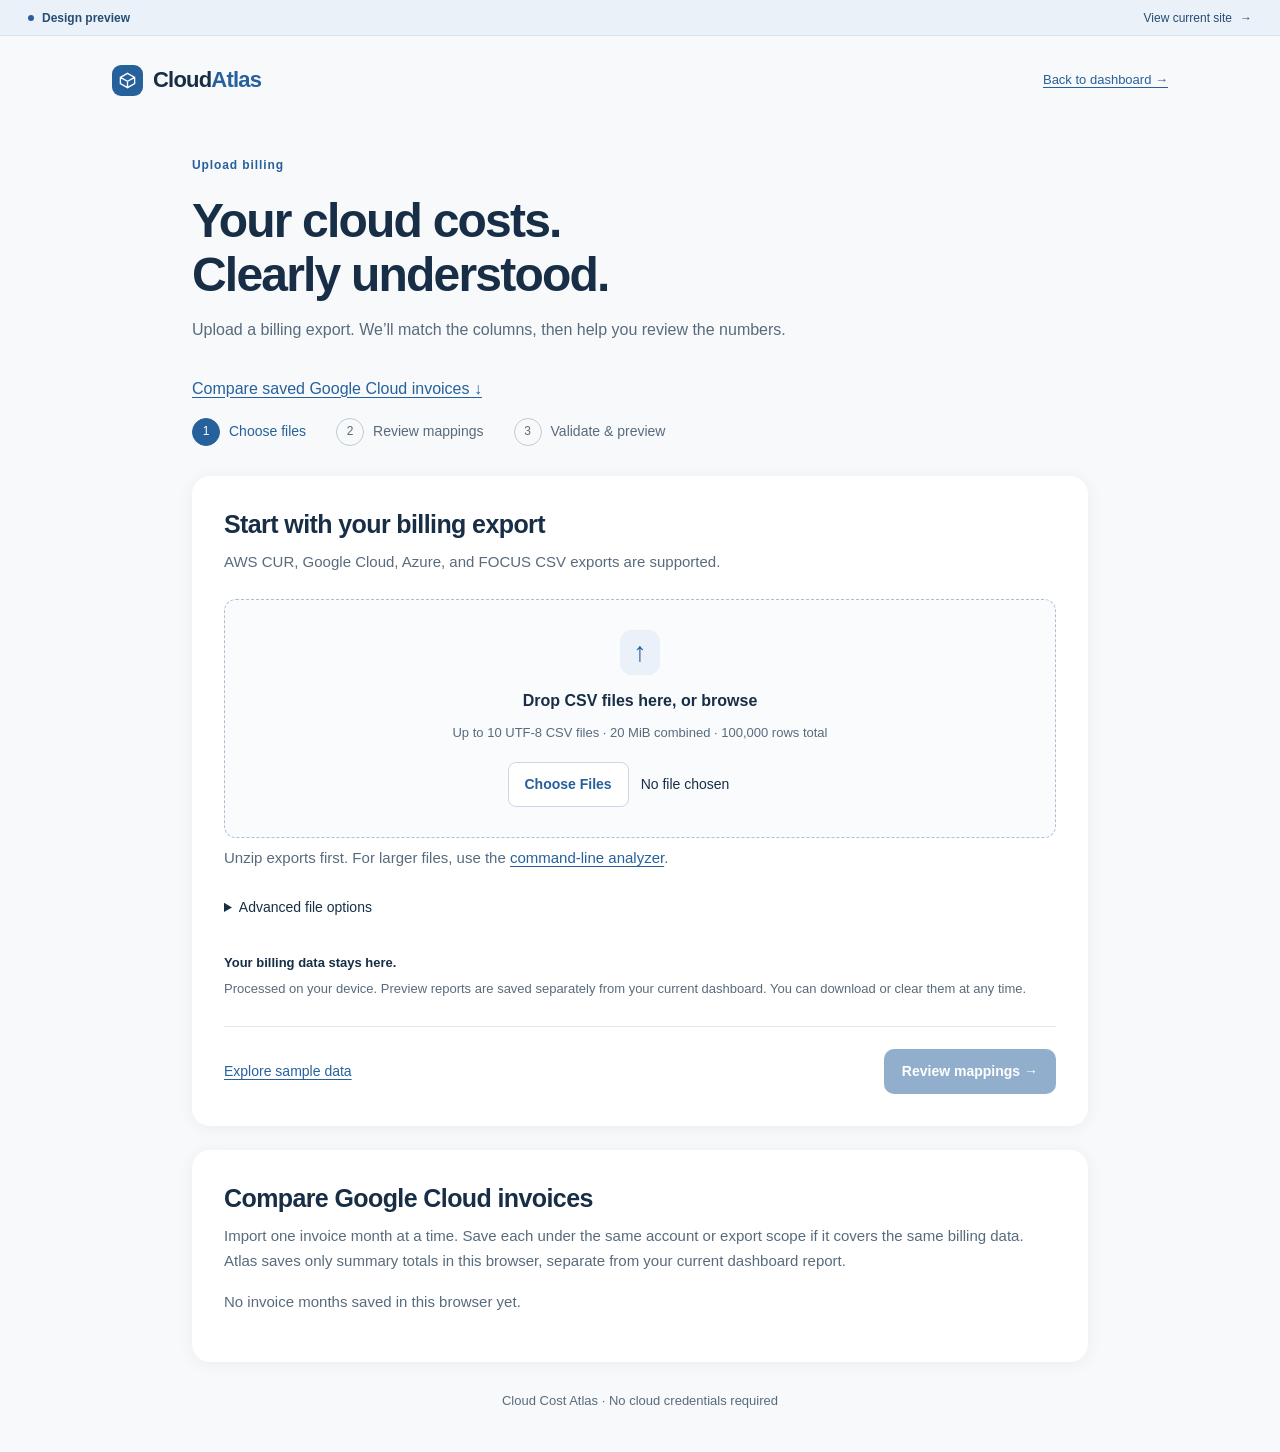
<file: preview/import.html>
<!DOCTYPE html>
<html lang="en">
<head>
    <meta charset="UTF-8">
    <meta name="viewport" content="width=device-width, initial-scale=1.0">
    <meta name="referrer" content="no-referrer">
    <title>Import billing · Cloud Cost Atlas</title>
    <link rel="stylesheet" href="../atlas.css">
    <link rel="stylesheet" href="../import.css">
    <link rel="stylesheet" href="../motion.css">
    <script src="../billing_import.js" defer></script>
    <script src="../billing_format.js" defer></script>
    <script src="report_store.js" defer></script>
    <script src="import.js" defer></script>
<meta name="robots" content="noindex,nofollow"><link rel="stylesheet" href="preview.css"><script src="preview.js" defer></script></head>
<body class="design-preview preview-flow"><div class="preview-banner"><span><span class="preview-dot" aria-hidden="true"></span>Design preview</span><a href="../">View current site <span aria-hidden="true">→</span></a></div>
    <a class="skip-link" href="#flow-content">Skip to import</a>
    <header class="site-header"><a class="brand" href="index.html" aria-label="Cloud Atlas home"><span class="brand-mark" aria-hidden="true"><svg viewBox="0 0 24 24" fill="none" stroke="currentColor" stroke-width="1.7"><path d="m12 3 9 5v8l-9 5-9-5V8zM3 8l9 5 9-5M12 13v8"/></svg></span><span class="brand-wordmark">Cloud<span>Atlas</span></span></a><a href="dashboard.html">Back to dashboard <span aria-hidden="true">→</span></a></header>
    <main id="flow-content" tabindex="-1">
        <div class="intro"><p class="eyebrow">Upload billing</p><h1>Your cloud costs.<br>Clearly understood.</h1><p>Upload a billing export. We’ll match the columns, then help you review the numbers.</p></div>
        <p><a href="#invoice-history">Compare saved Google Cloud invoices ↓</a></p>
        <ol class="steps" aria-label="Import progress">
            <li id="step-label-1" aria-current="step"><span>1</span> Choose files</li>
            <li id="step-label-2"><span>2</span> Review mappings</li>
            <li id="step-label-3"><span>3</span> Validate &amp; preview</li>
        </ol>
        <div id="status" class="status" role="status" aria-live="polite" hidden></div>
        <div id="error" class="error" role="alert" tabindex="-1" hidden></div>
        <section id="step-1" class="panel" aria-labelledby="choose-title">
            <h2 id="choose-title" tabindex="-1">Start with your billing export</h2>
            <p class="muted">AWS CUR, Google Cloud, Azure, and FOCUS CSV exports are supported.</p>
            <label id="drop-zone" class="drop-zone" for="billing-files">
                <span class="upload-icon" aria-hidden="true">↑</span><strong>Drop CSV files here, or browse</strong>
                <span>Up to 10 UTF-8 CSV files · 20 MiB combined · 100,000 rows total</span>
                <input id="billing-files" type="file" accept=".csv,text/csv" multiple aria-describedby="file-help">
            </label>
            <p id="file-help" class="muted small">Unzip exports first. For larger files, use the <a href="https://github.com/emahgerefteh11/MyProduct#quick-start--cli-usage">command-line analyzer</a>.</p>
            <ul id="selected-files" class="file-list" aria-label="Selected files"></ul>
            <details class="advanced-options"><summary>Advanced file options</summary><label class="field compact" for="delimiter">Column separator<select id="delimiter"><option value="auto">Detect automatically</option><option value=",">Comma (,)</option><option value=";">Semicolon (;)</option><option value="tab">Tab</option></select></label><p class="muted small">Separators are detected for each file. Choose an override if the columns look incorrect.</p></details>
            <div class="privacy"><strong>Your billing data stays here.</strong> Processed on your device. Preview reports are saved separately from your current dashboard. You can download or clear them at any time.</div>
            <div class="actions"><a href="dashboard_demo.html">Explore sample data</a><button id="read-files" class="primary" disabled>Review mappings <span aria-hidden="true">→</span></button></div>
        </section>
        <section id="step-2" class="panel" aria-labelledby="mapping-title" hidden>
            <h2 id="mapping-title" tabindex="-1">Check the columns we found</h2>
            <p class="muted">We matched the columns we recognize. Confirm the cost column and cost basis for every file. Unmapped product, platform, and environment values stay unallocated.</p>
            <div id="mappings"></div>
            <div class="assumption"><label class="field compact" for="currency-assumption">Currency for rows without one <span class="muted small">Optional assumption</span><input id="currency-assumption" type="text" maxlength="3" placeholder="e.g. USD" autocomplete="off" spellcheck="false"></label><p class="muted small">Only fill this in if you know the billing currency. Explicit source currencies are preserved; no exchange-rate conversion is performed.</p></div>
            <div class="actions"><button id="back-files" class="secondary">← Choose files</button><button id="validate" class="primary">Validate &amp; preview →</button></div>
        </section>
        <section id="step-3" class="panel" aria-labelledby="preview-title" hidden>
            <div class="section-heading"><h2 id="preview-title" tabindex="-1">Your validation preview</h2><span id="validation-badge" class="badge"></span></div>
            <p id="validation-summary" class="muted"></p>
            <div id="validation-errors" hidden><h3>Fix these issues before continuing</h3><div class="table-scroll"><table><thead><tr><th>File</th><th>Line</th><th>Column</th><th>Issue</th></tr></thead><tbody id="error-rows"></tbody></table></div><p id="error-limit" class="muted small"></p></div>
            <div id="valid-preview" hidden>
                <div id="preview-metrics" class="metrics"></div>
                <p id="preview-period" class="muted small"></p>
                <h3>Sources &amp; reconciliation</h3>
                <div class="table-scroll"><table><thead><tr><th>File</th><th>Format</th><th>Rows</th><th>Source total</th><th>Cost basis</th></tr></thead><tbody id="source-rows"></tbody></table></div>
                <p id="reconciliation" class="muted small"></p>
                <div class="preview-grid"><div><h3>Top services</h3><div class="table-scroll"><table><thead><tr><th>Service</th><th>Cost</th></tr></thead><tbody id="service-rows"></tbody></table></div></div><div><h3>Unallocated spend</h3><div class="table-scroll"><table><thead><tr><th>Dimension</th><th>Cost</th></tr></thead><tbody id="allocation-rows"></tbody></table></div></div></div>
                <p class="muted small">The browser report covers costs and explicit tags. Hardware sizing and resource-name inference are available in the command-line analyzer.</p>
            </div>
            <div id="warning-panel" class="warning" hidden><h3>Review before opening</h3><ul id="warning-list"></ul></div>
            <label id="acknowledge-label" class="acknowledge" hidden><input type="checkbox" id="acknowledge">I have reviewed these warnings and any currency assumptions.</label>
            <p id="storage-note" class="muted small" hidden>Opening this report replaces the previously imported report in this browser. Your source CSV files are not saved.</p>
            <section id="save-invoice" class="privacy" aria-labelledby="save-invoice-title" hidden>
                <h3 id="save-invoice-title">Save this invoice month for comparison</h3>
                <p id="invoice-save-help"></p>
                <div id="invoice-save-fields" class="mapping-grid" hidden>
                    <label class="field" for="invoice-series">Billing account or export scope<input id="invoice-series" type="text" list="invoice-series-names" maxlength="80" placeholder="e.g. Main GCP billing account" autocomplete="off"></label>
                    <datalist id="invoice-series-names"></datalist>
                    <label id="invoice-credit-field" class="field" for="invoice-credits" hidden>Does the mapped cost include credits?
                        <select id="invoice-credits"><option value="">Not sure</option><option value="net_with_credits">Yes, after credits</option><option value="before_credits">No, before credits</option></select>
                    </label>
                    <div class="field"><button id="save-invoice-button" type="button" class="secondary" disabled>Save invoice month</button></div>
                </div>
                <p id="invoice-save-status" role="status" class="small" hidden></p>
            </section>
            <div class="actions"><button id="back-mappings" class="secondary">← Edit mappings</button><div class="action-group"><button id="download-report" class="secondary" disabled>Download report JSON</button><button id="open-report" class="primary" disabled>Open dashboard →</button></div></div>
        </section>
        <section id="invoice-history" class="panel invoice-history" aria-labelledby="invoice-history-title">
            <h2 id="invoice-history-title">Compare Google Cloud invoices</h2>
            <p class="muted">Import one invoice month at a time. Save each under the same account or export scope if it covers the same billing data. Atlas saves only summary totals in this browser, separate from your current dashboard report.</p>
            <p id="invoice-history-status" role="status" class="muted">Loading saved months…</p>
            <div id="invoice-compare" hidden>
                <div class="mapping-grid">
                    <label class="field" for="invoice-earlier">Earlier invoice<select id="invoice-earlier"></select></label>
                    <label class="field" for="invoice-later">Later invoice<select id="invoice-later"></select></label>
                </div>
                <p id="invoice-delta" role="status"></p>
                <div class="table-scroll"><table><thead><tr><th scope="col">Billing scope</th><th scope="col">Invoice month</th><th scope="col">Total</th><th scope="col">Cost treatment</th><th scope="col">Storage</th></tr></thead><tbody id="invoice-rows"></tbody></table></div>
            </div>
        </section>
        <noscript><p class="error">Enable JavaScript to import billing files in your browser.</p></noscript>
        <footer>Cloud Cost Atlas · No cloud credentials required</footer>
    </main>
</body>
</html>
</file>
<file: atlas.css>
/* Shared visual language for Cloud Cost Atlas. No external font dependency. */
:root {
    color-scheme: light;
    --ink: #19334d;
    --muted: #5c6f82;
    --accent: #26619c;
    --accent-hover: #1d4c7a;
    --canvas: #f4f7fb;
    --surface: #ffffff;
    --soft: #eaf1f9;
    --border: #dbe4ef;
    --ring: #357abd;
    --radius: 16px;
    --font: -apple-system, BlinkMacSystemFont, "Segoe UI", sans-serif;
    --mono: "SFMono-Regular", Consolas, "Liberation Mono", monospace;
}
* { box-sizing: border-box; }
html { scroll-behavior: smooth; }
body { margin: 0; color: var(--ink); background: var(--canvas); font: 14px/1.6 var(--font); -webkit-font-smoothing: antialiased; }
button, input, select, textarea { font: inherit; }
button, select { cursor: pointer; }
a { color: var(--accent); text-underline-offset: 4px; }
button, a, input, select, summary { -webkit-tap-highlight-color: transparent; }
:focus-visible { outline: 3px solid var(--ring); outline-offset: 4px; }
[hidden] { display: none !important; }
button:disabled { cursor: not-allowed; opacity: .5; }
.brand { display: inline-flex; align-items: center; gap: 10px; color: var(--ink); text-decoration: none; font-size: 20px; font-weight: 750; letter-spacing: -.8px; }
.brand span { color: var(--accent); }
.brand .brand-mark { color: white; }
.brand .brand-wordmark { color: var(--ink); }
.brand .brand-wordmark span { color: var(--accent); }
.brand-mark { width: 31px; height: 31px; display: inline-grid; place-items: center; background: var(--accent); color: white; border-radius: 9px; flex: none; }
.brand-mark svg { width: 19px; height: 19px; }
.eyebrow { font-size: 10px; font-weight: 750; letter-spacing: 2px; text-transform: uppercase; color: var(--accent); }
.skip-link { position: fixed; top: 10px; left: 10px; padding: 10px 18px; border-radius: 8px; background: white; color: var(--ink); z-index: 200; transform: translateY(-160%); }
.skip-link:focus { transform: none; }
.sr-only { position: absolute; width: 1px; height: 1px; padding: 0; margin: -1px; overflow: hidden; clip: rect(0, 0, 0, 0); white-space: nowrap; border: 0; }
.button { display: inline-flex; justify-content: center; align-items: center; gap: 9px; min-height: 41px; border: 1px solid var(--border); border-radius: 9px; padding: 9px 16px; background: white; color: var(--ink); text-decoration: none; font-size: 12px; font-weight: 650; transition: background .15s, border-color .15s; }
.button:hover { background: #edf0f4; border-color: #b1bdc9; }
.button.primary { color: white; border-color: var(--accent); background: var(--accent); }
.button.primary:hover { background: var(--accent-hover); }
.button svg { width: 16px; height: 16px; flex: none; }
.icon-button { display: inline-grid; place-items: center; width: 40px; height: 40px; padding: 8px; border: 1px solid var(--border); background: white; color: var(--ink); border-radius: 9px; }
.icon-button svg { width: 20px; height: 20px; }
.pill { display: inline-flex; align-items: center; gap: 6px; border-radius: 30px; padding: 5px 10px; font-size: 10px; font-weight: 650; background: var(--soft); color: var(--accent); white-space: nowrap; }
.dot { width: 6px; height: 6px; display: inline-block; border-radius: 50%; background: currentColor; flex: none; }
dialog { padding: 0; border: 1px solid var(--border); border-radius: 18px; background: var(--surface); color: var(--ink); box-shadow: 0 28px 100px #0f1f3030; max-height: 90dvh; }
dialog::backdrop { background: #0c1a286b; backdrop-filter: blur(3px); }
.dialog-content { padding: 30px; }
.dialog-top { display: flex; justify-content: space-between; align-items: flex-start; gap: 20px; }
.dialog-top > div { min-width: 0; }
.dialog-top h2 { margin: 6px 0 10px; font-size: 26px; letter-spacing: -1px; line-height: 1.2; overflow-wrap: anywhere; }
.dialog-top p { margin: 0; }
.muted { color: var(--muted); }
@media (prefers-reduced-motion: reduce) {
    html { scroll-behavior: auto; }
    *, *::before, *::after { animation: none !important; transition: none !important; scroll-behavior: auto !important; }
}
</file>
<file: home.css>
.home-header { max-width: 1280px; padding: 27px 42px; display: flex; align-items: center; justify-content: space-between; gap: 20px; margin: auto; }
.home-nav { display: flex; align-items: center; gap: 25px; }
.home-nav > a:not(.button) { font-size: 12px; color: var(--muted); text-decoration: none; }
.home-main { max-width: 1280px; margin: auto; padding: 0 42px 55px; }
.hero { display: grid; grid-template-columns: 1.05fr 1fr; gap: 70px; padding: 65px 0 60px; align-items: center; }
.hero h1 { font-size: clamp(44px, 4.8vw, 65px); font-weight: 600; letter-spacing: -2.9px; line-height: 1.06; margin: 23px 0; max-width: 560px; }
.hero h1 em { font-style: normal; color: var(--accent); }
.hero-copy > p:not(.eyebrow) { color: var(--muted); max-width: 440px; font-size: 15px; line-height: 1.85; }
.hero-actions { display: flex; align-items: center; gap: 12px; flex-wrap: wrap; margin: 28px 0 22px; }
.hero-actions .button { min-height: 46px; padding-inline: 19px; }
.hero-assurance { display: flex; align-items: center; gap: 8px; color: var(--muted); font-size: 10px; }
.hero-assurance svg { width: 14px; height: 14px; color: var(--accent); }
.flow-preview { background: #dfe6ee; border-radius: 26px; padding: 36px; position: relative; }
.flow-preview::before { content: ''; position: absolute; inset: 10px; border: 1px solid #c5d0db; border-radius: 20px; pointer-events: none; }
.flow-caption { display: flex; align-items: center; gap: 8px; color: #405264; font-size: 10px; margin-bottom: 19px; font-weight: 600; }
.preview-surface { position: relative; border-radius: 14px; padding: 24px; border: 1px solid #ccd6e1; background: #fff; box-shadow: 0 12px 40px #2b3f540e; }
.preview-heading { display: flex; justify-content: space-between; gap: 20px; align-items: center; padding-bottom: 17px; border-bottom: 1px solid var(--border); }
.preview-heading h2 { margin: 0; font-size: 15px; letter-spacing: -.3px; font-weight: 650; }
.preview-heading small { font-size: 9px; color: var(--muted); }
.provider-list { display: flex; gap: 10px; padding: 25px 0 22px; }
.provider-tile { flex: 1; display: flex; flex-direction: column; align-items: center; gap: 9px; padding: 17px 9px; background: #f7f9fb; border: 1px solid var(--border); border-radius: 9px; }
.provider-tile strong { font-size: 13px; letter-spacing: -.2px; }
.provider-tile span { font-size: 9px; color: var(--muted); }
.provider-tile.aws strong { color: #926224; }
.provider-tile.gcp strong { color: #3c6f9c; }
.provider-tile.azure strong { color: #2d4e70; }
.flow-connector { position: relative; height: 23px; width: 69%; margin: -4px auto 14px; border: 1px solid #adbbc9; border-top: 0; border-radius: 0 0 7px 7px; }
.flow-connector::after { content: ''; position: absolute; width: 1px; height: 15px; left: 50%; bottom: -15px; background: #adbbc9; }
.preview-result { background: #26619c; border-radius: 10px; padding: 21px; color: white; margin-top: 25px; }
.preview-result > span { display: block; font-size: 9px; letter-spacing: 1px; text-transform: uppercase; color: #b9c8d8; }
.preview-result strong { display: block; margin-top: 6px; font-size: 19px; font-weight: 600; letter-spacing: -.5px; }
.preview-result p { font-size: 10px; color: #c1ccd8; margin: 7px 0 0; }
.preview-status { margin-top: 16px; padding: 11px; display: flex; align-items: center; justify-content: center; gap: 8px; border: 1px solid #ced9e4; border-radius: 7px; color: #4b5f73; background: #eef3f8; font-size: 10px; }
.section-intro { display: flex; justify-content: space-between; align-items: end; gap: 25px; padding: 27px 0 23px; border-top: 1px solid var(--border); }
.section-intro h2 { font-size: 24px; letter-spacing: -.8px; font-weight: 600; margin: 8px 0 0; }
.section-intro p { color: var(--muted); margin: 0; font-size: 12px; max-width: 320px; }
.journey-cards { display: grid; grid-template-columns: repeat(4, minmax(0, 1fr)); gap: 16px; }
.journey-card { display: flex; align-items: flex-start; flex-direction: column; border: 1px solid var(--border); border-radius: 14px; padding: 23px; background: white; color: var(--ink); text-decoration: none; transition: transform .16s, border-color .16s, box-shadow .16s; }
.journey-card:hover { transform: translateY(-3px); border-color: #92a5b9; box-shadow: 0 9px 24px #24313e09; }
.journey-card.featured { border-color: #a0b2c5; background: #f8fbfd; }
.journey-icon { display: grid; place-items: center; width: 38px; height: 38px; background: #e8eef4; border: 1px solid #d2dde8; border-radius: 10px; margin-bottom: 27px; color: var(--accent); }
.journey-icon svg { width: 19px; height: 19px; }
.journey-card h3 { font-size: 15px; font-weight: 650; letter-spacing: -.2px; margin: 0 0 10px; }
.journey-card p { color: var(--muted); font-size: 11px; line-height: 1.85; margin: 0 0 22px; }
.journey-link { display: flex; align-items: center; justify-content: space-between; width: 100%; gap: 15px; margin-top: auto; font-size: 11px; font-weight: 650; color: var(--accent); }
.connection-strip { margin-top: 25px; padding: 18px 23px; display: flex; align-items: center; justify-content: space-between; gap: 20px; border: 1px solid var(--border); border-radius: 12px; }
.connection-strip p { margin: 0; font-size: 12px; }
.connection-strip small { font-size: 10px; color: var(--muted); }
.connection-strip a { font-size: 11px; white-space: nowrap; }
.home-footer { display: flex; flex-wrap: wrap; gap: 15px; justify-content: space-between; padding-top: 33px; font-size: 10px; color: var(--muted); }
.home-footer a { color: var(--muted); }
@media (max-width: 1050px) { .hero { gap: 35px; } .journey-cards { grid-template-columns: 1fr 1fr; } .flow-preview { padding: 26px; } .hero h1 { font-size: 49px; } }
@media (max-width: 700px) { .home-header { padding: 23px 20px; } .home-nav { gap: 14px; } .home-nav > a:not(.button) { display: none; } .home-nav .button { padding: 8px 10px; font-size: 10px; } .home-main { padding: 0 20px 30px; } .hero { grid-template-columns: 1fr; gap: 34px; padding: 30px 0 38px; } .hero h1 { font-size: 49px; max-width: 380px; letter-spacing: -2.3px; } .hero-copy > p:not(.eyebrow) { font-size: 14px; } .flow-preview { max-width: 500px; width: 100%; } .section-intro { flex-direction: column; align-items: flex-start; gap: 13px; } .journey-cards { gap: 12px; } .journey-card { padding: 20px 17px; } .journey-icon { margin-bottom: 20px; } .journey-card h3 { font-size: 14px; } .journey-card p { font-size: 11px; } .connection-strip { align-items: flex-start; flex-direction: column; gap: 10px; padding: 18px; } .preview-surface { padding: 20px; } .home-footer { flex-direction: column; } }
@media (max-width: 380px) { .hero h1 { font-size: 43px; } .journey-cards { grid-template-columns: 1fr; } .provider-list { gap: 7px; } .provider-tile { padding: 14px 7px; } .provider-tile span { font-size: 8px; } }
</file>
<file: motion.css>
/* Restrained, native motion: short travel, soft easing, no layout animation. */
:root {
    --motion-ease: cubic-bezier(.22, 1, .36, 1);
    --motion-feedback: 140ms;
    --motion-enter: 360ms;
}

@keyframes atlas-arrive {
    from { opacity: 0; transform: translateY(8px); }
    to { opacity: 1; transform: none; }
}
@keyframes atlas-settle {
    from { opacity: 0; transform: translateY(8px) scale(.988); }
    to { opacity: 1; transform: none; }
}
@keyframes atlas-fade {
    from { opacity: 0; }
    to { opacity: 1; }
}
@keyframes atlas-bar {
    from { transform: scaleX(0); }
    to { transform: scaleX(1); }
}

@media (prefers-reduced-motion: no-preference) {
    .button, .icon-button, button.primary, button.secondary {
        transition: transform var(--motion-feedback) var(--motion-ease),
            background-color 180ms ease, border-color 180ms ease,
            box-shadow 220ms ease, opacity 140ms ease;
    }
    .button:active, .icon-button:active, button.primary:active, button.secondary:active {
        transform: scale(.985);
    }
    .hero-copy > *, .intro > * {
        animation: atlas-arrive 460ms var(--motion-ease) backwards;
    }
    .hero-copy > :nth-child(2), .intro > :nth-child(2) { animation-delay: 35ms; }
    .hero-copy > :nth-child(3), .intro > :nth-child(3) { animation-delay: 70ms; }
    .hero-copy > :nth-child(4) { animation-delay: 105ms; }
    .hero-copy > :nth-child(5) { animation-delay: 140ms; }
    .flow-preview { animation: atlas-settle 520ms var(--motion-ease) 90ms backwards; }
    .page-heading { animation: atlas-arrive var(--motion-enter) var(--motion-ease); }

    .journey-card {
        animation: atlas-arrive 420ms var(--motion-ease) backwards;
        transition: transform 260ms var(--motion-ease), border-color 200ms ease, box-shadow 260ms ease;
    }
    .journey-card:nth-child(2) { animation-delay: 35ms; }
    .journey-card:nth-child(3) { animation-delay: 70ms; }
    .journey-card:nth-child(4) { animation-delay: 105ms; }

    .view-section:not(.hidden) > .card,
    .view-section:not(.hidden) > .adoption-callout,
    .view-section:not(.hidden) > .kpi-grid > .card,
    .view-section:not(.hidden) > .section-grid > .card {
        animation: atlas-arrive 280ms var(--motion-ease) backwards;
    }
    .view-section > .kpi-grid > .card:nth-child(2) { animation-delay: 25ms; }
    .view-section > .kpi-grid > .card:nth-child(3) { animation-delay: 50ms; }
    .view-section > .kpi-grid > .card:nth-child(4) { animation-delay: 75ms; }
    .view-section > .section-grid > .card:nth-child(2) { animation-delay: 35ms; }

    .panel:not([hidden]) { animation: atlas-arrive 280ms var(--motion-ease); }
    #workspace:not([hidden]) .metric { animation: atlas-arrive 300ms var(--motion-ease); }
    .steps li, .steps span { transition: color 180ms ease, background-color 180ms ease, border-color 180ms ease; }
    .drop-zone { transition: background-color 200ms ease, border-color 200ms ease, box-shadow 220ms ease; }
    .drop-zone.dragging { box-shadow: 0 0 0 4px #26619c0c; }

    .bar-fill { transform-origin: left center; animation: atlas-bar 460ms var(--motion-ease); }
    .bar-fill.negative { transform-origin: right center; }
    .donut { animation: atlas-settle 400ms var(--motion-ease); }
    #workspace-nav a, .sidebar-actions a, .sidebar-actions button {
        transition: background-color 160ms ease, color 160ms ease;
    }
    aside { transition: transform 300ms var(--motion-ease); }
    #nav-backdrop:not([hidden]) { animation: atlas-fade 180ms ease; }
    .report-actions[open] .actions-menu { animation: atlas-arrive 180ms var(--motion-ease); }

    /* Native dialogs retain their focus, Escape and top-layer behavior. */
    dialog[open] { animation: atlas-settle 240ms var(--motion-ease); }
    dialog[open]::backdrop { animation: atlas-fade 180ms ease; }
    @supports (transition-behavior: allow-discrete) {
        dialog {
            opacity: 0;
            transform: translateY(8px) scale(.988);
            transition: opacity 180ms ease, transform 240ms var(--motion-ease),
                display 180ms allow-discrete, overlay 180ms allow-discrete;
        }
        dialog[open] { animation: none; opacity: 1; transform: none; }
        dialog::backdrop {
            opacity: 0;
            transition: opacity 180ms ease, display 180ms allow-discrete, overlay 180ms allow-discrete;
        }
        dialog[open]::backdrop { animation: none; opacity: 1; }
        @starting-style {
            dialog[open] { opacity: 0; transform: translateY(8px) scale(.988); }
            dialog[open]::backdrop { opacity: 0; }
        }
    }
    @media (hover: hover) and (pointer: fine) {
        .button:hover:not(:disabled), .icon-button:hover:not(:disabled), button.primary:hover:not(:disabled), button.secondary:hover:not(:disabled) {
            transform: translateY(-1px);
        }
        .journey-card:hover { transform: translateY(-2px); }
        .button:active, .icon-button:active, button.primary:active, button.secondary:active {
            transform: scale(.985);
        }
    }
    .button:focus-visible, .icon-button:focus-visible, .journey-card:focus-visible {
        transform: none;
    }
}

@media (prefers-reduced-motion: reduce) {
    *, *::before, *::after { animation: none !important; transition: none !important; scroll-behavior: auto !important; }
    .journey-card:hover { transform: none; }
}
</file>
<file: preview/preview.css>
/* An isolated design study. Production assets remain untouched. */
:root { --ink: #172e46; --muted: #586b7d; --canvas: #f8f9fb; --border: #e0e6ec; --sidebar-width: 220px; --bg-sidebar: #fff; --text-heading: var(--ink); --text-main: var(--ink); }
body.design-preview { padding-top: 36px; font-size: 16px; -webkit-font-smoothing: antialiased; }
.preview-banner { position: fixed; inset: 0 0 auto; height: 36px; display: flex; align-items: center; justify-content: space-between; gap: 12px; padding: 0 28px; background: #eaf1f8; color: #284d73; border-bottom: 1px solid #d9e4ef; z-index: 150; font-size: 12px; line-height: 1; }
.preview-banner > span { display: flex; gap: 8px; align-items: center; font-weight: 650; }
.preview-banner a { color: #284d73; text-decoration: none; display: inline-flex; gap: 8px; align-items: center; min-height: 32px; }
.preview-banner a:hover { text-decoration: underline; }
.preview-dot { width: 6px; height: 6px; background: var(--accent); border-radius: 50%; }
.design-preview :focus-visible { outline: 3px solid var(--ring); outline-offset: 4px; }
.design-preview [hidden] { display: none !important; }
.design-preview .button, .design-preview button.primary, .design-preview button.secondary { min-height: 44px; border-radius: 10px; font-size: 14px; padding: 10px 17px; }
.design-preview .icon-button { width: 44px; height: 44px; }
.design-preview input, .design-preview select { font-size: 15px; min-height: 44px; }
.design-preview .eyebrow { font-size: 12px; font-weight: 600; letter-spacing: .9px; text-transform: none; }
.design-preview .text-link { color: var(--accent); font-size: 14px; font-weight: 600; text-decoration: none; display: inline-flex; align-items: center; gap: 8px; min-height: 44px; }
.design-preview .text-link:hover { text-decoration: underline; }
.design-preview .brand, .design-preview .logo { font-weight: 650; letter-spacing: -.8px; }
.design-preview .brand-mark { border-radius: 9px; }

/* The data takes precedence over the workspace furniture. */
.preview-workspace aside { top: 36px; background: #fff; border-right: 1px solid var(--border); color: var(--ink); padding: 30px 15px 22px; }
.preview-workspace .logo, .preview-workspace .logo > span:last-child { color: var(--ink); }
.preview-workspace .logo .brand-mark { color: #fff; background: var(--accent); }
.preview-workspace .logo { padding-inline: 11px; margin-bottom: 40px; }
.preview-workspace .nav-heading { font-size: 12px; letter-spacing: 0; text-transform: none; color: var(--muted); margin-top: 12px; }
.preview-workspace #workspace-nav a { color: var(--muted); font-size: 14px; padding: 12px; margin: 5px 0; border-radius: 9px; }
.preview-workspace #workspace-nav a:hover { color: var(--ink); background: #f3f6f9; }
.preview-workspace #workspace-nav a.active { background: #eaf1f9; color: var(--accent); box-shadow: none; font-weight: 600; }
.preview-workspace .sidebar-bottom { color: var(--muted); padding: 24px 12px 0; font-size: 13px; }
.preview-workspace .workspace-note { font-size: 12px; line-height: 1.5; color: var(--muted); }
.preview-workspace .sidebar-bottom a { color: var(--accent); font-size: 13px; line-height: 1.5; }
.preview-workspace #mode-badge-sidebar { display: none !important; }
.preview-workspace #nav-close { color: var(--ink); border-color: var(--border); top: 25px; right: 14px; background: #fff; }
.preview-workspace main { max-width: 1700px; padding: 0 clamp(24px, 3vw, 56px) 32px; }
.preview-workspace .workspace-bar { min-height: 76px; border-bottom: 0; }
.preview-workspace .breadcrumb { font-size: 13px; }
.preview-workspace .top-actions { gap: 14px; }
.preview-workspace .badge-demo, .preview-workspace .badge-live { font-size: 11px; letter-spacing: .1px; padding: 6px 9px; }
.preview-workspace .page-heading { padding: 16px 0 12px; align-items: center; }
.preview-workspace h1 { font-size: 30px; font-weight: 600; letter-spacing: -1px; margin-bottom: 0; }
.preview-workspace .page-description { display: none; }
.preview-workspace .report-actions summary { min-height: 44px; background: transparent; font-size: 13px; border-color: transparent; color: var(--muted); }
.preview-workspace .actions-menu { width: 245px; }
.preview-workspace .actions-menu a, .preview-workspace .actions-menu button { min-height: 44px; font-size: 14px; }
.spend-hero { display: grid; grid-template-columns: 1.2fr 1fr; gap: 40px; align-items: center; padding: 24px 0 32px; }
.spend-label { color: var(--muted); font-size: 14px; margin: 0 0 8px; }
.spend-number { font-size: clamp(48px, 5vw, 76px); font-weight: 550; line-height: 1.08; letter-spacing: -3.5px; font-variant-numeric: tabular-nums; overflow-wrap: anywhere; }
.spend-period { font-size: 14px; line-height: 1.6; color: var(--muted); margin: 14px 0 0; }
.spend-scope { font-size: 13px; color: var(--muted); margin: 6px 0 0; }
.spend-insight { border-left: 1px solid var(--border); padding: 8px 0 4px 36px; }
.insight-label { display: block; color: var(--muted); font-size: 13px; margin-bottom: 12px; }
.spend-insight > strong { display: block; font-size: clamp(22px, 2vw, 29px); font-weight: 550; line-height: 1.25; letter-spacing: -.8px; }
.spend-insight p { font-size: 14px; color: var(--muted); line-height: 1.65; margin: 10px 0 3px; max-width: 350px; }
.preview-workspace .filter-bar { padding: 16px 0; margin-bottom: 28px; border-radius: 0; border: 0; border-top: 1px solid var(--border); background: none; gap: 12px; }
.preview-workspace .filter-control { font-size: 14px; }
.preview-workspace #global-platform-filter { font-size: 14px; min-width: 180px; border-color: var(--border); background: #fff; }
.preview-workspace .scope-status { font-size: 13px; }
.preview-workspace .card { border: 0; border-radius: 16px; padding: 28px; box-shadow: 0 2px 16px #182e4610; }
.preview-workspace .section-grid { gap: 24px; margin-bottom: 28px; }
.preview-workspace .card h3 { font-size: 18px; font-weight: 600; letter-spacing: -.35px; }
.preview-workspace .subtitle { font-size: 14px; line-height: 1.6; }
.preview-workspace .card-heading .subtitle { font-size: 13px; margin-top: 7px; }
.preview-workspace .chart-container { margin-top: 28px; min-height: 270px; }
.preview-workspace .donut-layout { grid-template-columns: minmax(130px, 165px) minmax(0, 1fr); gap: 24px; min-height: 245px; }
.preview-workspace .donut::before { inset: 13%; }
.preview-workspace .donut-center { padding: 24px; }
.preview-workspace .donut-center span { font-size: 12px; }
.preview-workspace .donut-center strong { font-size: 25px; letter-spacing: -.8px; }
.preview-workspace .chart-legend { gap: 18px; }
.preview-workspace .legend-item { font-size: 13px; gap: 8px; grid-template-columns: 7px minmax(0,1fr) auto; }
.preview-workspace .legend-item small { font-size: 12px; margin-top: 3px; }
.preview-workspace .legend-item strong { font-size: 13px; }
.preview-workspace .rank-line { font-size: 14px; margin-bottom: 10px; }
.preview-workspace .rank-row { padding-block: 5px; }
.preview-workspace button.rank-row { min-height: 44px; }
.preview-workspace .rank-row.selected .rank-label::after { font-size: 12px; }
.preview-workspace .bar-track { height: 6px; }
.preview-workspace .bar-fill { background: #7fa7cd; }
.preview-workspace .rank-list { gap: 14px; }
.preview-workspace .table-container { margin-top: 24px; }
.preview-workspace th { font-size: 13px; letter-spacing: 0; padding: 15px 12px; background: none; }
.preview-workspace td { font-size: 14px; padding: 17px 12px; }
.preview-workspace #table-services th:not(:first-child), .preview-workspace #table-services td:not(:first-child) { text-align: right; font-variant-numeric: tabular-nums; }
.preview-workspace .table-link { min-height: 44px; display: inline-flex; align-items: center; }
.preview-workspace .table-count, .preview-workspace .chart-footnote { font-size: 13px; }
.preview-workspace .badge { font-size: 12px; }
.preview-workspace .quality-panel { background: transparent; border: 0; border-top: 1px solid var(--border); padding: 20px 0; margin: 0; }
.preview-workspace #report-details, .preview-workspace #service-breakdown { scroll-margin-top: 56px; }
.preview-workspace .quality-panel summary { font-size: 14px; color: var(--muted); cursor: pointer; min-height: 44px; padding-block: 11px; }
.preview-workspace .quality-panel .subtitle, .preview-workspace .quality-panel ul { font-size: 13px; }
.preview-workspace .quality-panel > p:not([hidden]):empty { display: none; }
.preview-workspace .quality-panel #import-status { font-size: 13px; color: var(--muted); margin: 0; }
.preview-workspace .workspace-footer { font-size: 12px; line-height: 1.7; padding-top: 22px; }
.preview-alert { background: #fff5df; color: #74501d; font-size: 14px; padding: 14px 18px; border-radius: 9px; line-height: 1.6; margin: 0 0 22px; }
.preview-alert a { color: inherit; font-weight: 600; }
.preview-workspace .product-summary { gap: 20px; }
.preview-workspace .product-summary > div { border: 0; border-radius: 0; border-bottom: 1px solid var(--border); padding: 0 0 16px; }
.preview-workspace .product-summary span { font-size: 13px; }
.preview-workspace .dialog-notice { font-size: 13px; line-height: 1.6; }
.preview-workspace .dialog-content { padding: 32px; }
.preview-workspace .builder-fields label, .preview-workspace .adoption-callout p { font-size: 14px; }
.preview-workspace .adoption-callout { border: 0; background: #eaf1f8; padding: 24px; }
.preview-workspace #tab-finops .kpi-label { font-size: 14px; }
.preview-workspace #tab-finops .kpi-sub { font-size: 13px; }

/* A preview of the real sample report replaces the provider flow diagram. */
.preview-home { background: #f8f9fb; }
.preview-home .home-header { max-width: 1260px; padding: 30px; margin: auto; display: flex; justify-content: space-between; align-items: center; gap: 18px; }
.preview-home .home-nav { display: flex; gap: 24px; align-items: center; }
.preview-home .home-nav a { color: var(--muted); font-size: 14px; text-decoration: none; min-height: 44px; display: inline-flex; align-items: center; }
.preview-home .home-nav a:hover { color: var(--accent); }
.preview-home .home-main { max-width: 1260px; margin: auto; padding: 0 30px 28px; }
.preview-home .hero { display: grid; grid-template-columns: .88fr 1.12fr; gap: 64px; align-items: center; padding: 74px 0 94px; }
.preview-home .hero h1 { font-size: clamp(44px, 4.8vw, 66px); font-weight: 550; line-height: 1.05; letter-spacing: -3px; margin: 22px 0 26px; }
.preview-home .hero h1 em { font-style: normal; color: var(--accent); }
.preview-home .hero-copy > p:not(.eyebrow) { color: var(--muted); font-size: 17px; line-height: 1.75; max-width: 450px; }
.preview-home .hero-actions { display: flex; align-items: center; flex-wrap: wrap; gap: 18px; margin: 28px 0 18px; }
.preview-home .hero-actions .button { padding: 13px 21px; min-height: 48px; }
.preview-home .hero-assurance { font-size: 13px; line-height: 1.7; color: var(--muted); max-width: 380px; }
.preview-home .hero-copy > p.hero-assurance { font-size: 13px; }
.report-preview { margin: 0; border-radius: 22px; background: #fff; box-shadow: 0 22px 65px #19334d13, 0 2px 9px #19334d09; border: 1px solid #e9edf1; overflow: hidden; transform: rotate(-1deg); }
.report-preview-top { padding: 19px 24px; border-bottom: 1px solid #edf0f4; display: flex; justify-content: space-between; gap: 12px; align-items: center; font-size: 13px; }
.sample-label { color: #805914; background: #fff3da; padding: 5px 9px; border-radius: 6px; font-size: 12px; }
.report-preview-main { padding: 30px; }
.report-preview-main > p:first-child { color: var(--muted); font-size: 14px; margin: 0 0 8px; }
.preview-sample-total { display: block; font-size: 48px; font-weight: 550; line-height: 1.1; letter-spacing: -2px; font-variant-numeric: tabular-nums; }
.preview-sample-period { color: var(--muted); font-size: 12px; margin: 10px 0 24px; }
.sample-insight { border-left: 3px solid var(--accent); padding-left: 15px; font-size: 15px; line-height: 1.7; margin-bottom: 28px; }
.sample-insight strong { font-weight: 600; }
.sample-bars { display: flex; flex-direction: column; gap: 17px; }
.sample-bar-row > div:first-child { display: flex; justify-content: space-between; gap: 10px; font-size: 13px; margin-bottom: 8px; }
.sample-bar-track { height: 6px; border-radius: 4px; overflow: hidden; background: #edf1f5; }
.sample-bar-track span { display: block; height: 100%; background: #8bafd1; border-radius: inherit; }
.sample-bar-row:first-child .sample-bar-track span { background: var(--accent); }
.report-preview figcaption { border-top: 1px solid #edf0f4; padding: 12px 30px; color: var(--muted); font-size: 12px; line-height: 1.6; }
.preview-home .journey { border-top: 1px solid var(--border); padding: 50px 0; }
.preview-home .journey h2 { font-size: 32px; font-weight: 550; letter-spacing: -1px; margin: 0 0 36px; }
.journey-steps { display: grid; grid-template-columns: repeat(3, minmax(0,1fr)); gap: 44px; }
.journey-step-number { display: block; color: var(--accent); font-size: 14px; margin-bottom: 18px; }
.journey-steps h3 { font-size: 20px; font-weight: 550; letter-spacing: -.5px; margin: 0 0 12px; }
.journey-steps p { font-size: 15px; color: var(--muted); line-height: 1.75; margin: 0; }
.preview-home .provider-note { padding: 20px 0; font-size: 14px; line-height: 1.7; color: var(--muted); }
.preview-home .home-footer { border-top: 1px solid var(--border); display: flex; justify-content: space-between; gap: 20px; padding: 24px 0 0; color: var(--muted); font-size: 13px; line-height: 1.7; }
.preview-home .home-footer a { color: var(--muted); }

/* One decision at a time, with the technical detail within reach. */
.preview-flow { background: #f8f9fb; }
.preview-flow .site-header { max-width: 1120px; padding: 26px 32px; }
.preview-flow main { max-width: 960px; padding-top: 32px; }
.preview-flow .intro { margin: 0 0 32px; }
.preview-flow .intro .eyebrow { margin: 0 0 18px; }
.preview-flow h1 { font-size: clamp(34px, 4.4vw, 48px); font-weight: 550; letter-spacing: -1.8px; line-height: 1.12; }
.preview-flow .intro > p:last-child { font-size: 16px; line-height: 1.75; max-width: 620px; }
.preview-flow .steps { gap: 30px; margin: 0 0 30px; }
.preview-flow .steps li { font-size: 14px; font-weight: 500; }
.preview-flow .steps span { width: 28px; height: 28px; }
.preview-flow .panel { padding: 32px; border: 0; border-radius: 18px; box-shadow: 0 2px 16px #182e4610; }
.preview-flow .panel h2 { font-size: 25px; font-weight: 550; }
.preview-flow .panel h3 { font-size: 17px; font-weight: 600; }
.preview-flow .panel > p { font-size: 15px; }
.preview-flow .drop-zone { margin-top: 24px; padding: 30px 24px; background: #fafbfd; border-color: #adbfd0; border-radius: 12px; }
.preview-flow .upload-icon { background: #eaf1f9; font-size: 27px; padding: 0 13px; }
.preview-flow .drop-zone strong { font-size: 16px; margin-top: 5px; }
.preview-flow .drop-zone > span:not(.upload-icon) { font-size: 13px; }
.preview-flow input[type=file] { min-height: 44px; font-size: 14px; padding: 0; }
.preview-flow input[type=file]::file-selector-button { font: inherit; font-weight: 600; padding: 10px 16px; border: 1px solid #cbd7e4; border-radius: 8px; color: var(--accent); background: #fff; margin-right: 12px; cursor: pointer; }
.preview-flow .small, .preview-flow .field { font-size: 13px; }
.preview-flow .field select, .preview-flow .field input { font-size: 15px; min-height: 44px; }
.preview-flow .privacy { background: transparent; border-radius: 0; padding: 0; font-size: 13px; line-height: 1.7; color: var(--muted); margin: 22px 0; }
.preview-flow .privacy strong { font-weight: 600; }
.preview-flow details { font-size: 14px; }
.preview-flow summary { min-height: 44px; padding: 10px 0; font-weight: 500; }
.preview-flow .advanced-options { margin-top: 16px; border: 0; padding: 0; }
.preview-flow .advanced-options .field { margin-top: 10px; }
.preview-flow .mapping-file { border: 0; border-top: 1px solid var(--border); border-radius: 0; padding: 24px 0; margin: 20px 0 0; }
.preview-flow .mapping-grid { grid-template-columns: repeat(2, minmax(0, 1fr)); gap: 20px; }
.preview-flow .mapping-file > .mapping-grid:first-of-type { grid-template-columns: repeat(3, minmax(0, 1fr)); }
.preview-flow th, .preview-flow td { font-size: 14px; padding: 13px; }
.preview-flow .metric { border: 0; border-bottom: 1px solid var(--border); border-radius: 0; padding: 12px 0 20px; }
.preview-flow .metric span { font-size: 13px; }
.preview-flow .metric strong { font-size: 25px; }
.preview-flow .actions { margin-top: 26px; padding-top: 22px; }
.preview-flow .actions > a { font-size: 14px; }
.preview-flow footer { font-size: 13px; }
.preview-flow .table-scroll { border-left: 0; border-right: 0; border-radius: 0; }
.preview-flow .adoption-next { font-size: 14px; color: var(--muted); line-height: 1.7; margin: 28px 0 0; }
.preview-flow .adoption-next strong { color: var(--ink); font-weight: 600; display: block; margin-bottom: 5px; }
.preview-flow .scope-text, .preview-flow .batch-toolbar { font-size: 13px; }
.preview-flow .batch-toolbar button { min-height: 44px; font-size: 13px; }
.preview-flow .command-block { margin: 22px 0; }
.preview-flow .command-bar { display: flex; justify-content: space-between; gap: 12px; align-items: center; font-size: 13px; color: var(--muted); }
.preview-flow .command-copy { background: #fff; color: var(--accent); border: 1px solid var(--border); font-size: 13px; padding: 8px 12px; min-height: 44px; }
.preview-flow pre { background: #172e46; font-size: 13px; border-radius: 10px; margin-top: 9px; white-space: pre-wrap; overflow-wrap: anywhere; }
.preview-flow .copy-status { font-size: 13px; color: var(--muted); min-height: 1.6em; margin: 3px 0 0; }
.preview-flow .return-results { margin-top: 28px; border-top: 1px solid var(--border); padding-top: 12px; }
.preview-flow .return-results summary { color: var(--accent); }
.preview-flow #generate-title { scroll-margin-top: 64px; }

@media (max-width: 1250px) and (min-width: 1041px) {
    .preview-workspace .section-grid { grid-template-columns: minmax(0,1fr); }
    .preview-workspace .donut-layout { grid-template-columns: 180px minmax(0,1fr); gap: 40px; }
}
@media (max-width: 1040px) {
    .preview-workspace main { margin-left: 0; }
    .preview-workspace aside { width: 270px; }
    .preview-workspace #nav-close { width: 36px; height: 36px; }
    .preview-home .hero { gap: 36px; padding: 45px 0 65px; }
    .preview-home .hero h1 { font-size: 49px; letter-spacing: -2px; }
    .preview-sample-total { font-size: 41px; }
    .preview-home .hero-actions { gap: 8px; }
}
@media (max-width: 760px) {
    .preview-home .home-header, .preview-home .home-main { padding-inline: 22px; }
    .preview-home .home-nav .project-link { display: none; }
    .preview-home .hero { grid-template-columns: minmax(0,1fr); gap: 40px; padding: 35px 0 50px; }
    .preview-home .hero h1 { font-size: clamp(43px, 9vw, 60px); line-height: 1.08; margin: 18px 0 20px; }
    .preview-home .hero-copy > p:not(.eyebrow) { font-size: 16px; }
    .preview-home .hero-actions { gap: 20px; }
    .report-preview { transform: none; }
    .report-preview-main { padding: 24px; }
    .preview-sample-total { font-size: 43px; }
    .journey-steps { grid-template-columns: 1fr; gap: 30px; }
    .journey-step-number { margin-bottom: 8px; }
    .preview-home .journey { padding: 35px 0; }
    .preview-home .journey h2 { font-size: 29px; }
    .preview-home .home-footer { flex-direction: column; gap: 8px; }
}
@media (max-width: 700px) {
    .preview-banner { padding-inline: 18px; font-size: 11px; }
    .preview-workspace main { padding: 0 20px 28px; }
    .preview-workspace .workspace-bar { min-height: 68px; gap: 10px; }
    .preview-workspace .breadcrumb { font-size: 12px; }
    .preview-workspace .top-actions { gap: 8px; }
    .preview-workspace .top-actions .button { font-size: 12px; min-height: 44px; padding: 9px 12px; }
    .preview-workspace .badge-demo, .preview-workspace .badge-live { font-size: 10px; padding: 5px 7px; }
    .preview-workspace .page-heading { flex-direction: row; align-items: center; padding: 15px 0 5px; gap: 10px; }
    .preview-workspace h1 { font-size: 25px; letter-spacing: -.8px; }
    .preview-workspace .page-actions { width: auto; flex: none; }
    .preview-workspace .report-actions summary { font-size: 12px; padding: 9px 0 9px 8px; }
    .preview-workspace .spend-hero { grid-template-columns: minmax(0, 1fr); gap: 22px; padding: 24px 0 18px; }
    .spend-number { font-size: clamp(43px, 12.5vw, 62px); letter-spacing: -2.2px; }
    .spend-period { margin-top: 12px; font-size: 13px; }
    .spend-scope { font-size: 13px; }
    .spend-insight { padding: 0 0 0 16px; border-left: 2px solid #93b2d0; }
    .insight-label { font-size: 12px; margin-bottom: 6px; }
    .spend-insight > strong { font-size: 23px; }
    .spend-insight p { font-size: 13px; margin: 6px 0 0; }
    .spend-insight .text-link { font-size: 13px; min-height: 36px; }
    .preview-workspace .filter-bar { margin-bottom: 22px; padding: 16px 0; gap: 10px; }
    .preview-workspace .scope-status { width: auto; font-size: 12px; line-height: 1.7; }
    .preview-workspace .filter-control { width: 100%; justify-content: space-between; }
    .preview-workspace .card { padding: 24px 20px; }
    .preview-workspace .section-grid { gap: 20px; }
    .preview-workspace .card h3 { font-size: 18px; }
    .preview-workspace .chart-container { min-height: 0; margin-top: 26px; }
    .preview-workspace .donut-layout { grid-template-columns: 1fr; gap: 25px; }
    .preview-workspace .donut { max-width: 178px; margin: auto; }
    .preview-workspace .chart-legend { gap: 15px; }
    .preview-workspace .legend-item { font-size: 14px; }
    .preview-workspace .legend-item strong { font-size: 14px; }
    .preview-workspace .legend-item small { display: inline; margin-left: 7px; }
    .preview-workspace .rank-line { font-size: 14px; }
    .preview-workspace .table-container { margin-inline: -6px; padding-inline: 0; }
    .preview-workspace #table-services { min-width: 0; }
    .preview-workspace #table-services th, .preview-workspace #table-services td { padding-inline: 6px; font-size: 13px; }
    .preview-workspace #table-services th { white-space: normal; }
    .preview-workspace .quality-panel { padding: 12px 0; }
    .preview-workspace .quality-panel .subtitle { font-size: 13px; }
    .preview-workspace .workspace-footer { font-size: 12px; }
    .preview-workspace .dialog-content { padding: 25px 20px; }
    .preview-workspace .product-summary > div { padding-bottom: 12px; }
    .preview-workspace .product-summary span { font-size: 13px; }
    .preview-workspace #tab-finops .kpi-grid { grid-template-columns: 1fr; }
    .preview-flow .site-header { padding: 22px 20px; }
    .preview-flow .site-header > a:last-child { font-size: 13px; }
    .preview-flow main { padding: 20px 20px 32px; }
    .preview-flow .intro { margin-bottom: 28px; }
    .preview-flow h1 { font-size: 36px; letter-spacing: -1.4px; }
    .preview-flow .steps { gap: 12px; margin-bottom: 26px; }
    .preview-flow .steps li { font-size: 12px; flex: 1; flex-direction: column; text-align: center; }
    .preview-flow .steps span { width: 26px; height: 26px; }
    .preview-flow .panel { padding: 26px 20px; }
    .preview-flow .panel h2 { font-size: 23px; }
    .preview-flow .drop-zone { padding: 25px 14px; }
    .preview-flow .drop-zone strong { font-size: 15px; }
    .preview-flow .drop-zone > span:not(.upload-icon) { font-size: 12px; }
    .preview-flow .mapping-grid, .preview-flow .mapping-file > .mapping-grid:first-of-type { grid-template-columns: 1fr; }
    .preview-flow .file-list { font-size: 14px; }
    .preview-flow .privacy { font-size: 13px; }
    .preview-flow .actions { gap: 16px; }
    .preview-flow .actions > button.primary { width: 100%; }
    .preview-flow .actions > a { order: 2; }
    .preview-flow .preview-grid { gap: 10px; }
    .preview-flow .section-heading { gap: 14px; }
    .preview-flow .command-bar { font-size: 12px; }
    .preview-flow pre { font-size: 12px; padding: 15px; }
    .preview-flow .metrics { grid-template-columns: 1fr; }
}
@media (max-width: 380px) {
    .preview-workspace .breadcrumb { display: none; }
    .preview-workspace .top-actions { margin-left: auto; }
    .preview-workspace main { padding-inline: 16px; }
    .preview-home .brand { font-size: 20px; }
    .preview-home .home-nav { gap: 10px; }
    .preview-home .home-nav a { font-size: 13px; }
    .preview-sample-total { font-size: 37px; }
}
@media (prefers-reduced-motion: no-preference) {
    .preview-home .hero-copy, .preview-home .report-preview { animation: preview-arrive 550ms cubic-bezier(.22,1,.36,1) both; }
    .preview-home .report-preview { animation-delay: 80ms; }
    .preview-workspace .spend-primary, .preview-workspace .spend-insight { animation: preview-arrive 400ms cubic-bezier(.22,1,.36,1) both; }
    .preview-workspace .spend-insight { animation-delay: 50ms; }
    /* Filtering keeps the chart in place rather than replaying its entrance. */
    .preview-workspace .bar-fill, .preview-workspace .donut { animation: none; }
    .preview-workspace .bar-fill { transition: width 260ms cubic-bezier(.22,1,.36,1); }
    @keyframes preview-arrive { from { opacity: 0; translate: 0 7px; } to { opacity: 1; translate: 0 0; } }
}
</file>
<file: import.css>
* { box-sizing: border-box; }
body { margin: 0; color: var(--ink); background: var(--canvas); font: 14px/1.65 var(--font); }
a { color: var(--accent); text-underline-offset: 3px; }
button, input, select { font: inherit; }
button, select, input[type="checkbox"] { cursor: pointer; }
button, .primary, .secondary { border-radius: 9px; padding: 11px 18px; font-weight: 650; text-decoration: none; border: 1px solid transparent; }
button.primary { color: white; background: var(--accent); }
button.primary:hover:not(:disabled) { background: var(--accent-hover); }
button.secondary { color: var(--ink); border-color: #b9c9d0; background: white; }
button:disabled { opacity: .5; cursor: not-allowed; }
:focus-visible { outline: 3px solid #1d73bd; outline-offset: 3px; }
[hidden] { display: none !important; }
.site-header { max-width: 1180px; margin: auto; padding: 25px 32px; display: flex; justify-content: space-between; align-items: center; gap: 16px; }
.site-header > a:last-child { font-size: 13px; }
.brand { font-size: 22px; font-weight: 800; color: var(--ink); letter-spacing: -.7px; text-decoration: none; }
.brand span { color: var(--accent); }
main { max-width: 1060px; padding: 20px 32px 40px; margin: auto; }
.intro { margin: 12px 0 34px; }
.eyebrow { font-size: 11px; font-weight: 750; letter-spacing: 2px; color: var(--accent); }
h1 { font-size: clamp(32px, 4.5vw, 48px); line-height: 1.12; letter-spacing: -1.8px; margin: 14px 0; }
.intro > p:last-child { color: var(--muted); max-width: 540px; }
h2 { font-size: 23px; line-height: 1.3; letter-spacing: -.6px; margin: 0 0 10px; }
h3 { font-size: 15px; margin: 23px 0 10px; }
p { margin: 8px 0 16px; }
.muted { color: var(--muted); }
.small { font-size: 12px; }
.steps { list-style: none; display: flex; padding: 0; margin: 0 0 24px; gap: 24px; }
.steps li { font-size: 13px; color: var(--muted); display: flex; align-items: center; gap: 9px; }
.steps span { display: inline-grid; place-items: center; width: 28px; height: 28px; border: 1px solid #becbd1; border-radius: 50%; font-size: 12px; }
.steps [aria-current="step"] { color: var(--accent); font-weight: 700; }
.steps [aria-current="step"] span { background: var(--accent); color: white; border-color: var(--accent); }
.panel { background: white; padding: 32px; border: 1px solid var(--border); border-radius: 16px; box-shadow: 0 8px 32px #20344106; }
.drop-zone { margin-top: 24px; padding: 24px; border: 1.5px dashed #8697a8; background: #f7f9fb; border-radius: 12px; display: flex; align-items: center; flex-direction: column; gap: 8px; text-align: center; cursor: pointer; }
.drop-zone.dragging { background: #dce5ee; border-color: var(--accent); }
.drop-zone > span:not(.upload-icon) { font-size: 12px; color: var(--muted); }
.upload-icon { border-radius: 12px; background: #e3eaf0; color: var(--accent); padding: 0 15px; font-size: 30px; }
.drop-zone input { max-width: 100%; margin-top: 10px; font-size: 13px; }
.file-list { margin: 14px 0; padding: 0; list-style: none; }
.file-list li { display: flex; justify-content: space-between; align-items: center; gap: 12px; border-bottom: 1px solid var(--border); padding: 9px 0; }
.file-list span { overflow-wrap: anywhere; }
.file-list button { padding: 4px 10px; font-size: 12px; }
.field { display: flex; flex-direction: column; gap: 6px; font-size: 12px; font-weight: 600; }
.field select, .field input { border: 1px solid #bbcbd3; border-radius: 7px; background: white; color: var(--ink); padding: 9px 11px; min-width: 0; width: 100%; font-size: 13px; }
.compact { max-width: 310px; }
.privacy { background: #f0f6f8; border-radius: 9px; padding: 14px 18px; margin: 24px 0; font-size: 12px; color: #385669; }
.privacy strong { display: block; color: var(--ink); margin-bottom: 3px; }
.actions, .action-group { display: flex; flex-wrap: wrap; align-items: center; gap: 12px; }
.actions { justify-content: space-between; border-top: 1px solid var(--border); padding-top: 22px; margin-top: 26px; }
.actions > a { font-size: 13px; }
.mapping-file { border: 1px solid var(--border); border-radius: 10px; margin: 22px 0; padding: 22px; }
.mapping-file h3 { margin: 0; overflow-wrap: anywhere; }
.mapping-grid { display: grid; grid-template-columns: repeat(3, minmax(0, 1fr)); gap: 14px; margin: 18px 0; }
.mapping-grid .required select { border-color: var(--accent); background: #f6f8fb; }
details { border-top: 1px solid var(--border); padding-top: 13px; font-size: 13px; }
summary { cursor: pointer; font-weight: 600; }
.table-scroll { overflow: auto; max-height: 360px; border: 1px solid var(--border); border-radius: 8px; margin-top: 10px; }
table { border-collapse: collapse; width: 100%; text-align: left; font-size: 12px; }
th { background: #f2f6f8; color: #40596a; font-weight: 600; }
th, td { padding: 10px 13px; vertical-align: top; border-bottom: 1px solid #e8edef; overflow-wrap: anywhere; min-width: 85px; max-width: 300px; }
tr:last-child td { border-bottom: 0; }
.sample td { min-width: 150px; }
.assumption { border-radius: 9px; background: #f4f7f8; padding: 20px; }
.assumption p { margin: 12px 0 0; }
.status, .error, .warning { border-radius: 9px; padding: 16px 20px; margin-bottom: 20px; font-size: 13px; overflow-wrap: anywhere; }
.status { background: #e8f2fa; color: #1a4e75; }
.error { background: #fdf0f0; border: 1px solid #efbbbb; color: #9d2525; }
.warning { background: #fff8e9; color: #77531b; margin-top: 24px; }
.warning h3 { margin-top: 0; }
.warning ul { padding-left: 20px; margin-bottom: 0; }
.warning li + li { margin-top: 6px; }
.acknowledge { display: flex; align-items: flex-start; gap: 10px; font-size: 13px; margin: 18px 0; }
.acknowledge input { width: 17px; height: 17px; flex: none; margin-top: 3px; accent-color: var(--accent); }
.section-heading { display: flex; justify-content: space-between; gap: 12px; align-items: center; }
.badge { background: var(--soft); color: var(--accent); font-weight: 700; font-size: 11px; padding: 5px 10px; border-radius: 30px; white-space: nowrap; }
.badge.invalid { background: #fce9e9; color: #a72828; }
.metrics { display: grid; grid-template-columns: repeat(3, minmax(0, 1fr)); gap: 12px; margin-top: 22px; }
.metric { border: 1px solid var(--border); padding: 16px; border-radius: 10px; overflow-wrap: anywhere; }
.metric span { display: block; font-size: 11px; color: var(--muted); }
.metric strong { display: block; margin-top: 6px; font-size: 23px; letter-spacing: -.8px; }
.preview-grid { display: grid; grid-template-columns: 1fr 1fr; gap: 20px; }
footer { text-align: center; font-size: 11px; color: var(--muted); margin-top: 28px; }
@media (max-width: 700px) {
    main { padding: 14px 16px 30px; } .site-header { padding: 20px 16px; } .panel { padding: 22px 18px; }
    .mapping-grid { grid-template-columns: repeat(2, minmax(0, 1fr)); } .mapping-file { padding: 16px; }
    .steps { gap: 12px; } .steps li { font-size: 11px; gap: 6px; } .steps span { flex: none; width: 24px; height: 24px; }
    .metrics, .preview-grid { grid-template-columns: 1fr; } .metric strong { font-size: 22px; }
    .section-heading { align-items: flex-start; flex-direction: column; } .actions { align-items: stretch; } .action-group { width: 100%; } .action-group button { flex: 1; }
}
@media (max-width: 400px) { .mapping-grid { grid-template-columns: 1fr; } .steps li { flex-direction: column; text-align: center; flex: 1; } }
@media (max-width: 400px) { .site-header { gap: 10px; } .site-header .brand { font-size: 20px; gap: 8px; } .site-header > a:last-child { font-size: 11px; } }

.invoice-history { margin-top: 24px; }
#save-invoice h3 { margin-top: 0; }
#invoice-delta { font-weight: 650; }
#invoice-rows button { padding: 4px 10px; font-size: 12px; }
</file>
<file: adoption.css>
.followup { margin-top: 24px; }
.candidate-heading { margin-top: 24px; align-items: end; }
.candidate-heading h3 { font-size: 18px; }
.batch-toolbar { display: flex; flex-wrap: wrap; gap: 10px; align-items: center; margin: 20px 0 12px; font-size: 12px; }
.batch-toolbar button { padding: 7px 12px; font-size: 12px; }
.inventory-table { max-height: 540px; }
.inventory-table th:first-child, .inventory-table td:first-child { min-width: 65px; width: 65px; white-space: nowrap; }
.inventory-table input { width: 17px; height: 17px; accent-color: var(--accent); }
.inventory-table td:nth-child(2) { min-width: 220px; }
.inventory-table td:nth-child(5) { min-width: 180px; }
.resource-id { display: block; font-weight: 650; overflow-wrap: anywhere; }
.scope-text { display: block; color: var(--muted); font-size: 11px; margin-top: 6px; }
.status-label { display: block; font-weight: 700; margin-bottom: 4px; }
.status-label.good { color: var(--accent); }
.status-label.gap { color: #946113; }
#scope-options { margin-top: 20px; }
#scope-options button { align-self: end; }
pre { padding: 18px; border-radius: 10px; background: #112e3a; color: #e1ebf5; overflow: auto; font-size: 12px; line-height: 1.8; }
code { overflow-wrap: anywhere; }
.panel > p, .panel > label { overflow-wrap: anywhere; }
@media (max-width: 700px) { .candidate-heading { align-items: stretch; } .batch-toolbar span { width: 100%; } pre { padding: 14px; font-size: 11px; } }
</file>
<file: dashboard.css>
:root {
    --bg-body: var(--canvas); --bg-card: var(--surface); --bg-sidebar: #123554;
    --text-main: var(--ink); --text-muted: var(--muted); --text-heading: #19334d;
    --primary: var(--accent); --primary-hover: var(--accent-hover); --success: #26619c;
    --warning: #9b641c; --danger: #ad3c3c; --sidebar-width: 236px;
}
body { min-height: 100vh; }
button { font-weight: 600; }
aside { width: var(--sidebar-width); background: var(--bg-sidebar); color: #e8ecf0; padding: 31px 19px 22px; position: fixed; inset: 0 auto 0 0; display: flex; flex-direction: column; overflow-y: auto; z-index: 80; }
.logo { display: flex; align-items: center; gap: 10px; color: #f2f6fa; text-decoration: none; padding: 0 11px; margin-bottom: 28px; font-size: 20px; font-weight: 700; letter-spacing: -.8px; }
.logo .brand-mark { background: #a2bdd8; color: #172b3f; }
.logo > span:last-child { color: #a2bdd8; margin-left: -9px; }
.workspace-label { margin: 0 11px 24px; padding: 11px; border: 1px solid #ffffff24; border-radius: 9px; display: flex; align-items: center; gap: 10px; font-size: 11px; color: #d0d7de; }
.workspace-avatar { width: 28px; height: 28px; display: grid; place-items: center; background: #ffffff13; border-radius: 7px; font-size: 11px; font-weight: 700; }
.nav-heading { margin: 22px 14px 9px; font-size: 9px; letter-spacing: 1.8px; text-transform: uppercase; font-weight: 700; color: #a0aebb; }
#workspace-nav a, .sidebar-actions a, .sidebar-actions button { display: flex; align-items: center; gap: 11px; width: 100%; padding: 11px 13px; border: 1px solid transparent; background: transparent; border-radius: 8px; color: #c9d2dc; text-decoration: none; margin: 4px 0; font-size: 13px; line-height: 1.4; cursor: pointer; text-align: left; font-weight: 500; }
#workspace-nav a:hover, .sidebar-actions a:hover, .sidebar-actions button:hover { background: #ffffff0d; color: white; }
#workspace-nav a.active { background: #e4eef8; color: #1d4c7a; font-weight: 700; box-shadow: 0 3px 9px #09182815; }
#workspace-nav a svg, .sidebar-actions svg { width: 17px; height: 17px; flex: none; stroke-width: 1.7; }
.sidebar-actions { border-top: 1px solid #ffffff20; margin-top: 22px; padding-top: 6px; }
.sidebar-actions .coming { margin-left: auto; padding: 3px 5px; font-size: 8px; border-radius: 4px; color: #bccbd9; border: 1px solid #a2bdd844; }
.sidebar-bottom { margin-top: auto; padding: 30px 12px 0; font-size: 11px; color: #bbc5cf; }
.sidebar-bottom a { color: #d0d8e0; text-decoration: none; }
.workspace-note { display: flex; gap: 8px; align-items: center; font-size: 10px; margin: 0 0 13px; color: #b8c3ce; }
#mode-badge-sidebar { margin-bottom: 12px; }
main { margin-left: var(--sidebar-width); padding: 0 38px 36px; max-width: 1800px; min-width: 0; }
.workspace-bar { min-height: 78px; display: flex; align-items: center; justify-content: space-between; gap: 16px; border-bottom: 1px solid var(--border); }
.breadcrumb { display: flex; align-items: center; flex-wrap: wrap; gap: 10px; font-size: 11px; color: var(--muted); }
.breadcrumb a { text-decoration: none; color: var(--muted); }
.breadcrumb .separator { color: #a4abb2; }
.breadcrumb strong { font-weight: 600; color: var(--ink); }
.top-actions { display: flex; align-items: center; gap: 12px; }
.page-heading { display: flex; justify-content: space-between; align-items: center; gap: 20px; padding: 30px 0 25px; }
.page-heading .eyebrow { margin: 0 0 8px; font-size: 9px; }
h1 { font-size: clamp(28px, 3vw, 35px); line-height: 1.15; font-weight: 650; letter-spacing: -1.25px; margin: 0 0 9px; }
.page-description, .subtitle { color: var(--muted); font-size: 12px; line-height: 1.65; }
.page-description { margin: 0; }
.page-actions { display: flex; align-items: center; gap: 9px; flex-wrap: wrap; }
.report-actions { position: relative; }
.report-actions summary { list-style: none; }
.report-actions summary::-webkit-details-marker { display: none; }
.report-actions[open] summary { border-color: var(--accent); }
.actions-menu { position: absolute; right: 0; top: calc(100% + 8px); width: 225px; padding: 7px; background: white; border: 1px solid var(--border); border-radius: 12px; box-shadow: 0 10px 40px #1f2c3914; z-index: 30; }
.actions-menu button, .actions-menu a { display: block; width: 100%; padding: 10px; border: 0; border-radius: 6px; color: var(--ink); background: white; text-decoration: none; text-align: left; font-size: 12px; font-weight: 500; }
.actions-menu button:hover, .actions-menu a:hover { background: var(--canvas); }
.actions-menu #clear-imported-report { color: var(--danger); }
.filter-bar { display: flex; flex-wrap: wrap; justify-content: space-between; align-items: center; gap: 12px; padding: 13px 15px; border: 1px solid var(--border); border-radius: 10px; margin-bottom: 20px; background: #ffffff88; }
.filter-control { display: flex; align-items: center; gap: 10px; font-size: 11px; }
.filter-control > span { color: var(--muted); }
.scope-status { display: flex; align-items: center; gap: 8px; font-size: 10px; color: var(--muted); }
.scope-status .dot { color: var(--accent); }
select, input[type="text"], input[type="search"] { min-height: 37px; border: 1px solid #ccd2d9; border-radius: 7px; padding: 8px 11px; background: white; font-size: 12px; color: var(--ink); max-width: 100%; min-width: 0; }
select:hover, input:hover { border-color: #9faebd; }
select:focus, input:focus { outline-offset: 2px; }
#global-platform-filter { min-width: 165px; max-width: min(320px, 60vw); background: transparent; }
.quality-panel { border: 1px solid var(--border); background: #ecf0f3; border-radius: 10px; padding: 15px 18px; margin-bottom: 23px; }
.quality-heading { display: flex; justify-content: space-between; gap: 20px; align-items: center; }
.quality-heading summary { cursor: pointer; color: var(--ink); font-size: 11px; font-weight: 650; }
.quality-panel details[open] summary { margin-bottom: 12px; }
.quality-panel .subtitle { font-size: 11px; overflow-wrap: anywhere; }
.quality-panel ul { padding-left: 18px; margin: 12px 0 0; font-size: 11px; color: #83571f; }
.quality-panel #evidence-notice { margin: 7px 0 0; color: #404e5d; }
.quality-panel #last-updated { margin: 8px 0 0; }
.card { background: var(--surface); border: 1px solid var(--border); border-radius: 14px; padding: 23px; min-width: 0; box-shadow: 0 2px 3px #1d2a3802; }
.kpi-grid { display: grid; grid-template-columns: repeat(4, minmax(0, 1fr)); gap: 16px; margin-bottom: 23px; }
#tab-finops .kpi-grid { grid-template-columns: repeat(2, minmax(0, 1fr)); }
.kpi-grid > .card { padding: 22px; overflow-wrap: anywhere; }
#tab-overview .kpi-grid > .card:first-child { background: #26619c; color: white; border-color: #26619c; position: relative; }
#tab-overview .kpi-grid > .card:first-child::after { content: ''; position: absolute; width: 70px; height: 70px; border: 1px solid #b5cae026; border-radius: 50%; right: -20px; bottom: -28px; pointer-events: none; }
#tab-overview .kpi-grid > .card:first-child .kpi-label { color: #c0ccd9; }
#tab-overview .kpi-grid > .card:first-child .kpi-value { color: #eff4fa; }
#tab-overview .kpi-grid > .card:first-child .kpi-sub { color: #c1ccd6; }
.kpi-label { font-size: 10px; font-weight: 600; color: var(--muted); margin-bottom: 15px; letter-spacing: .1px; display: flex; gap: 8px; align-items: center; }
.kpi-value { font-size: clamp(23px, 2.5vw, 34px); font-weight: 650; color: var(--text-heading); letter-spacing: -1.2px; line-height: 1.2; font-variant-numeric: tabular-nums; }
.kpi-sub { display: flex; gap: 6px; align-items: center; font-size: 10px; color: var(--muted); margin-top: 14px; flex-wrap: wrap; line-height: 1.6; }
.kpi-sub .badge { font-size: 9px; padding: 4px 7px; }
.section-grid { display: grid; grid-template-columns: minmax(0, 1fr) minmax(0, 1fr); gap: 20px; margin-bottom: 23px; }
.full-width { grid-column: 1 / -1; }
.flex-between { display: flex; justify-content: space-between; align-items: flex-start; gap: 16px; flex-wrap: wrap; }
h2, h3 { color: var(--text-heading); }
h3 { font-size: 14px; font-weight: 650; letter-spacing: -.15px; margin: 0 0 4px; }
.card p { margin: 4px 0 0; }
.card-heading { display: flex; align-items: flex-start; justify-content: space-between; gap: 16px; }
.card-heading .subtitle { font-size: 10px; }
.chart-container { min-height: 264px; width: 100%; margin-top: 25px; }
.donut-layout { display: grid; grid-template-columns: minmax(115px, 180px) minmax(0, 1fr); align-items: center; gap: 26px; min-height: 225px; }
.donut { width: 100%; aspect-ratio: 1; border-radius: 50%; position: relative; display: grid; place-items: center; }
.donut::before { content: ''; position: absolute; inset: 16%; border-radius: 50%; background: white; }
.donut-center { position: relative; z-index: 1; text-align: center; padding: 30px; }
.donut-center span { font-size: 9px; color: var(--muted); display: block; margin-bottom: 5px; }
.donut-center strong { font-size: 21px; letter-spacing: -.7px; font-weight: 650; }
.chart-legend { display: flex; flex-direction: column; gap: 17px; }
.legend-item { display: grid; grid-template-columns: 8px minmax(0, 1fr) auto; align-items: center; gap: 8px; font-size: 11px; }
.legend-item .dot { width: 7px; height: 7px; }
.legend-item strong { font-variant-numeric: tabular-nums; font-weight: 650; }
.legend-item small { display: block; color: var(--muted); font-size: 9px; }
.rank-list { display: flex; flex-direction: column; gap: 15px; }
.rank-row { padding: 0; border: 0; background: transparent; text-align: left; color: var(--ink); border-radius: 4px; }
button.rank-row:hover .rank-label { color: var(--accent); text-decoration: underline; text-underline-offset: 4px; }
.rank-line { display: flex; gap: 12px; justify-content: space-between; align-items: center; margin-bottom: 7px; font-size: 11px; }
.rank-label { font-weight: 550; overflow-wrap: anywhere; }
.rank-value { font-variant-numeric: tabular-nums; font-weight: 600; flex: none; }
.bar-track { position: relative; height: 7px; border-radius: 4px; background: #edf0f3; overflow: hidden; }
.bar-fill { height: 100%; border-radius: 4px; background: #86afd6; min-width: 2px; }
.rank-row.selected .bar-fill { background: #26619c; }
.rank-row.selected .rank-label::after { content: ' · Selected'; color: var(--accent); font-size: 9px; }
.bar-track.signed::before { content: ''; position: absolute; left: 50%; top: 0; height: 100%; border-left: 1px solid #9aa6b2; z-index: 1; }
.bar-track.signed .bar-fill { position: absolute; left: 50%; }
.bar-track.signed .bar-fill.negative { left: auto; right: 50%; background: #b98a5b; }
.chart-footnote { margin-top: 17px !important; font-size: 10px; color: var(--muted); }
.chart-empty { min-height: 200px; border: 1px dashed var(--border); border-radius: 10px; padding: 25px; display: flex; flex-direction: column; justify-content: center; text-align: center; color: var(--muted); font-size: 12px; }
.chart-empty strong { display: block; color: var(--ink); font-size: 13px; margin-bottom: 6px; }
.table-container { overflow: auto; margin-top: 19px; border-top: 1px solid var(--border); }
table { width: 100%; border-collapse: collapse; text-align: left; }
th { text-align: left; padding: 13px 12px; color: var(--muted); font-size: 10px; font-weight: 600; border-bottom: 1px solid var(--border); white-space: nowrap; background: #f9fbfc; letter-spacing: .2px; }
td { padding: 16px 12px; border-bottom: 1px solid #e8ecf0; color: var(--text-main); font-size: 12px; line-height: 1.6; overflow-wrap: anywhere; max-width: 420px; }
tr:last-child td { border-bottom: none; }
tbody tr:hover td { background: #f5f8fa; }
td:has(.table-link) { min-width: 150px; }
.table-link { border: 0; padding: 0; background: transparent; color: var(--ink); font: inherit; font-weight: 650; text-align: left; text-decoration: underline; text-decoration-color: #abb9c8; text-underline-offset: 4px; }
.table-link:hover { color: var(--accent); }
.table-count { margin-top: 15px; font-size: 10px; color: var(--muted); }
.table-empty { padding: 34px; text-align: center; color: var(--muted); }
.table-tools { display: flex; gap: 10px; align-items: center; flex-wrap: wrap; }
.search-field { position: relative; }
.search-field input { width: 210px; padding-left: 32px; }
.search-field svg { position: absolute; width: 14px; height: 14px; left: 10px; top: 12px; color: var(--muted); pointer-events: none; }
.badge { display: inline-flex; align-items: center; gap: 5px; border-radius: 5px; font-size: 9px; font-weight: 550; padding: 4px 8px; line-height: 1.4; }
.badge-blue, .badge-gcp { background: #eaf0f8; color: #365d87; }
.badge-green, .badge-azure { background: #eaf1f9; color: #2f4964; }
.badge-gray { background: #edf0f3; color: #5e6770; }
.badge-aws { background: #faf0df; color: #896125; }
.badge-demo { background: #fff2d6; color: #805914; font-weight: 650; letter-spacing: .6px; font-size: 9px; padding: 5px 8px; }
.badge-live { background: #dfe8f0; color: #294058; font-weight: 650; letter-spacing: .6px; font-size: 9px; padding: 5px 8px; }
.token-card { padding: 14px; border: 1px solid var(--border); border-radius: 8px; background: #f8fafc; max-width: 100%; overflow-wrap: anywhere; }
.token-name { font-size: 9px; text-transform: uppercase; color: var(--muted); margin-bottom: 5px; }
.token-val { font: 12px var(--mono); }
.naming-schema { margin-bottom: 20px; }
#naming-pattern { display: flex; flex-wrap: wrap; gap: 12px; margin-top: 20px; font-size: 12px; color: var(--muted); }
#iac-pattern-badge { font-size: 10px; color: var(--accent); margin-top: 6px; }
[data-category][aria-pressed="true"] { background: var(--soft); border-color: #9dacbb; color: var(--accent); }
.builder-grid { align-items: start; grid-template-columns: minmax(0, .85fr) minmax(0, 1.15fr); }
.builder-fields { margin-top: 24px; display: flex; flex-direction: column; gap: 16px; }
.builder-fields label { display: block; font-size: 11px; font-weight: 600; margin-bottom: 7px; }
.builder-fields input, .builder-fields select { width: 100%; }
.builder-pair { display: grid; grid-template-columns: 1fr 1fr; gap: 14px; }
.code-pane { background: #17293b; border: 1px solid #25384c; border-radius: 10px; padding: 21px; overflow: auto; margin-top: 20px; max-height: 620px; min-height: 350px; }
.code-pane pre { margin: 0; color: #d9e1e9; font: 11px/1.8 var(--mono); white-space: pre-wrap; overflow-wrap: anywhere; }
.adoption-callout { display: flex; justify-content: space-between; align-items: center; gap: 20px; border: 1px solid #c4d0dc; background: #e7eef4; padding: 20px 23px; border-radius: 12px; margin-bottom: 20px; }
.adoption-callout p { margin: 5px 0 0; font-size: 11px; color: var(--muted); }
.no-data-screen { max-width: 700px; margin: 60px auto; border-radius: 18px; padding: 50px 35px; border: 1px solid var(--border); background: white; text-align: center; }
.no-data-screen h2 { font-size: 27px; font-weight: 650; letter-spacing: -.7px; }
.no-data-screen p { max-width: 480px; margin: 18px auto; font-size: 13px; color: var(--muted); overflow-wrap: anywhere; }
.no-data-screen code { display: block; padding: 15px; border-radius: 8px; background: var(--canvas); font: 11px var(--mono); overflow-wrap: anywhere; }
.icon-big { display: grid; place-items: center; margin: auto; width: 58px; height: 58px; border-radius: 17px; background: var(--soft); color: var(--accent); font-size: 25px; }
.hidden { display: none !important; }
.loading-panel { padding: 40px 0; }
.loading-panel p { font-size: 12px; color: var(--muted); }
.skeleton-grid { display: grid; grid-template-columns: repeat(4, 1fr); gap: 16px; }
.skeleton { height: 150px; border-radius: 14px; background: linear-gradient(100deg, #e6ebef 30%, #f4f6f9 50%, #e6ebef 70%); background-size: 300% 100%; animation: shimmer 2.5s infinite; }
@keyframes shimmer { to { background-position: -150% 0; } }
.workspace-footer { display: flex; justify-content: space-between; align-items: center; gap: 15px; padding-top: 10px; color: var(--muted); font-size: 9px; }
.workspace-footer a { color: var(--muted); }
#nav-toggle, #nav-close { display: none; }
#nav-backdrop { position: fixed; inset: 0; border: 0; border-radius: 0; background: #0b192788; z-index: 75; }
#cloud-dialog { width: min(560px, calc(100% - 30px)); }
.connection-options { display: flex; flex-direction: column; gap: 12px; margin: 25px 0; }
.connection-option { display: flex; align-items: center; gap: 13px; border: 1px solid var(--border); border-radius: 10px; padding: 15px; }
.connection-option strong { font-size: 12px; }
.connection-option p { font-size: 11px; color: var(--muted); margin: 3px 0 0; }
.connection-option .pill { margin-left: auto; background: #f4f3e5; color: #827026; }
.provider-icon { display: grid; place-items: center; width: 34px; height: 34px; border: 1px solid var(--border); border-radius: 9px; font-size: 10px; font-weight: 700; }
.dialog-actions { margin-top: 25px; display: flex; gap: 10px; flex-wrap: wrap; align-items: center; }
#product-dialog { width: min(660px, calc(100% - 30px)); }
.product-summary { display: grid; grid-template-columns: repeat(3, minmax(0, 1fr)); gap: 12px; margin: 24px 0; }
.product-summary > div { border-radius: 9px; border: 1px solid var(--border); padding: 15px; overflow-wrap: anywhere; }
.product-summary span { display: block; font-size: 10px; color: var(--muted); }
.product-summary strong { display: block; margin-top: 7px; font-size: 19px; font-weight: 650; letter-spacing: -.5px; }
.dialog-notice { font-size: 11px; color: var(--muted); margin: 20px 0 0; }
@media (min-width: 1800px) { main { margin-right: auto; } }
@media (max-width: 1250px) { main { padding-inline: 26px; } .kpi-grid { grid-template-columns: repeat(2, minmax(0, 1fr)); } .donut-layout { gap: 16px; grid-template-columns: minmax(100px, 145px) minmax(0, 1fr); } }
@media (max-width: 1040px) {
    main { margin-left: 0; padding-inline: 26px; }
    aside { transform: translateX(-100%); transition: transform .2s ease; width: 260px; }
    body.nav-open aside { transform: none; }
    body.nav-open { overflow: hidden; }
    #nav-toggle, #nav-close { display: inline-grid; }
    #nav-close { position: absolute; top: 24px; right: 12px; background: transparent; color: #d9e0e8; border-color: #ffffff22; width: 30px; height: 30px; }
    #nav-close svg { width: 16px; height: 16px; }
    .breadcrumb { margin-right: auto; }
    .workspace-bar { min-height: 72px; }
}
@media (max-width: 700px) {
    main { padding: 0 17px 24px; }
    .workspace-bar { gap: 10px; }
    .workspace-bar .breadcrumb a, .workspace-bar .breadcrumb .separator { display: none; }
    .top-actions { gap: 8px; }
    .top-actions .button { min-height: 36px; padding: 8px 10px; font-size: 10px; }
    .top-actions .button svg { display: none; }
    .page-heading { flex-direction: column; align-items: flex-start; padding: 25px 0 20px; gap: 18px; }
    .page-actions { width: 100%; }
    .page-actions > a { flex: 1; }
    .filter-bar { padding: 12px; }
    .scope-status { width: 100%; font-size: 9px; }
    .kpi-grid { gap: 12px; }
    .kpi-grid > .card { padding: 17px 14px; }
    .kpi-label { font-size: 9px; margin-bottom: 12px; }
    .kpi-value { font-size: 25px; letter-spacing: -.8px; }
    .kpi-sub { font-size: 9px; margin-top: 12px; }
    .section-grid, .builder-grid { grid-template-columns: minmax(0, 1fr); gap: 16px; }
    .card { padding: 20px 17px; }
    .chart-container { min-height: 230px; }
    .donut-layout { grid-template-columns: 135px minmax(0, 1fr); gap: 19px; min-height: 205px; }
    .chart-legend { gap: 14px; }
    .legend-item { font-size: 9px; gap: 6px; }
    .donut-center strong { font-size: 19px; }
    .table-container { margin-inline: -17px; padding-inline: 6px; }
    table { min-width: 540px; }
    #table-services { min-width: 450px; }
    .table-tools { width: 100%; }
    .search-field { flex: 1; }
    .search-field input { width: 100%; }
    .table-tools select { max-width: 125px; }
    .adoption-callout { flex-direction: column; align-items: stretch; padding: 20px 17px; }
    .workspace-footer { flex-direction: column; align-items: flex-start; gap: 5px; }
    .skeleton-grid { grid-template-columns: 1fr 1fr; }
    .dialog-content { padding: 24px 20px; }
    .dialog-top h2 { font-size: 23px; }
    .product-summary { grid-template-columns: 1fr; gap: 8px; }
    .product-summary > div { display: flex; align-items: center; justify-content: space-between; gap: 12px; }
    .product-summary strong { margin: 0; font-size: 17px; }
    .connection-option { flex-wrap: wrap; }
    .connection-option .pill { margin-left: 47px; }
}
@media (max-width: 380px) { .donut-layout { grid-template-columns: 115px minmax(0, 1fr); gap: 12px; } .kpi-value { font-size: 19px; } .breadcrumb { display: none; } .top-actions { margin-left: auto; } }
</file>
